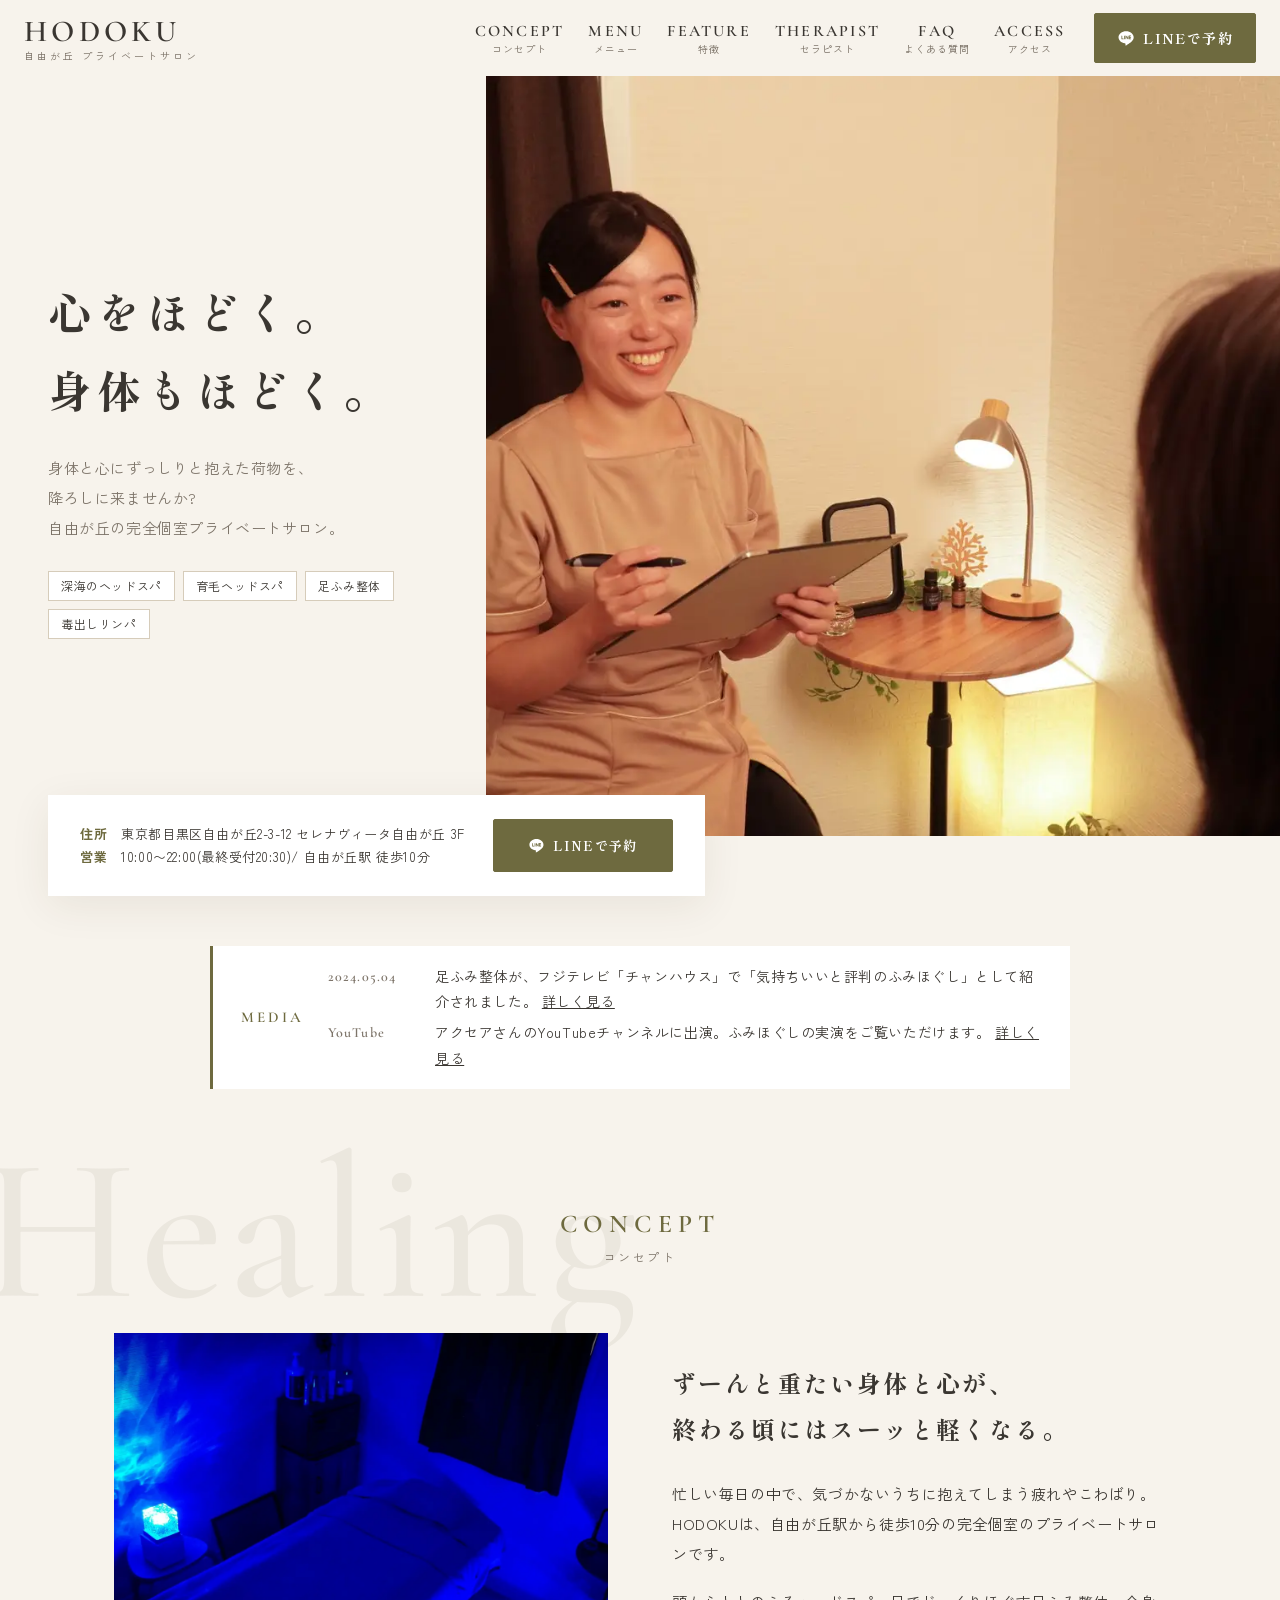
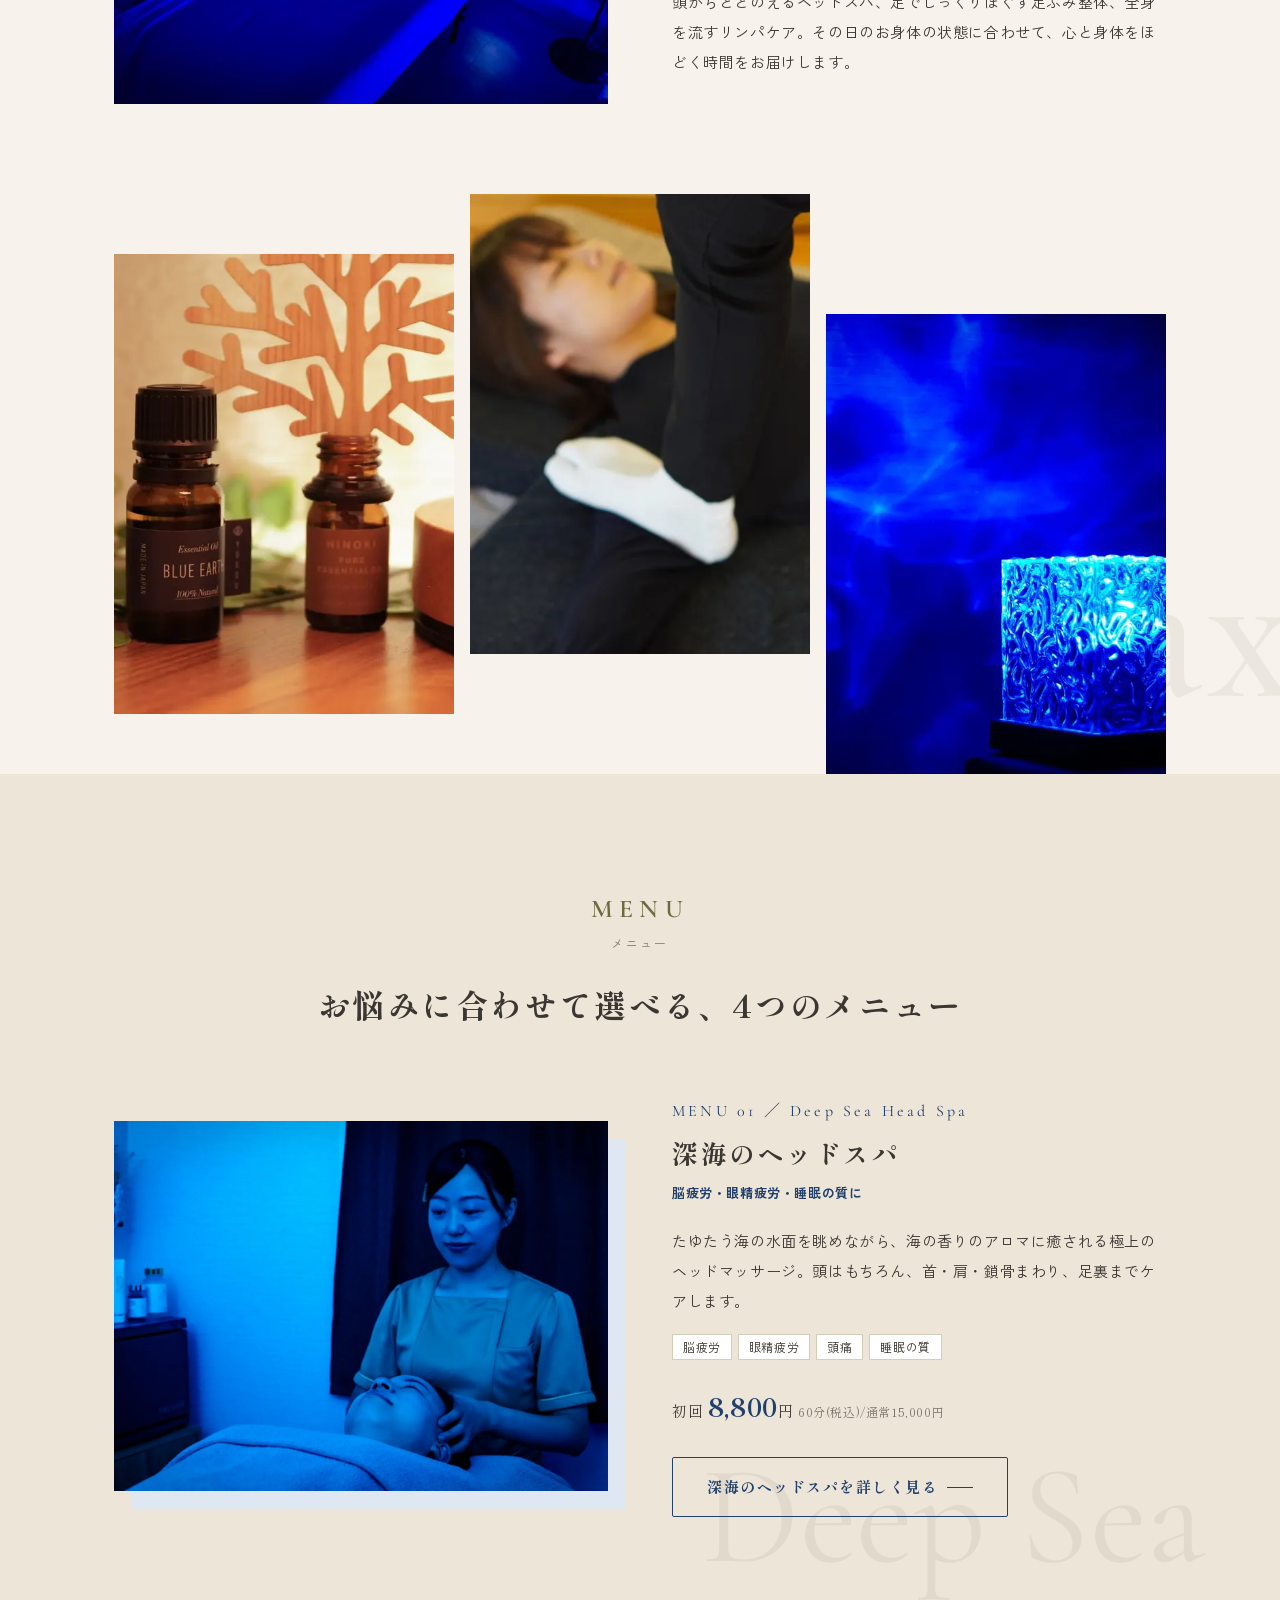
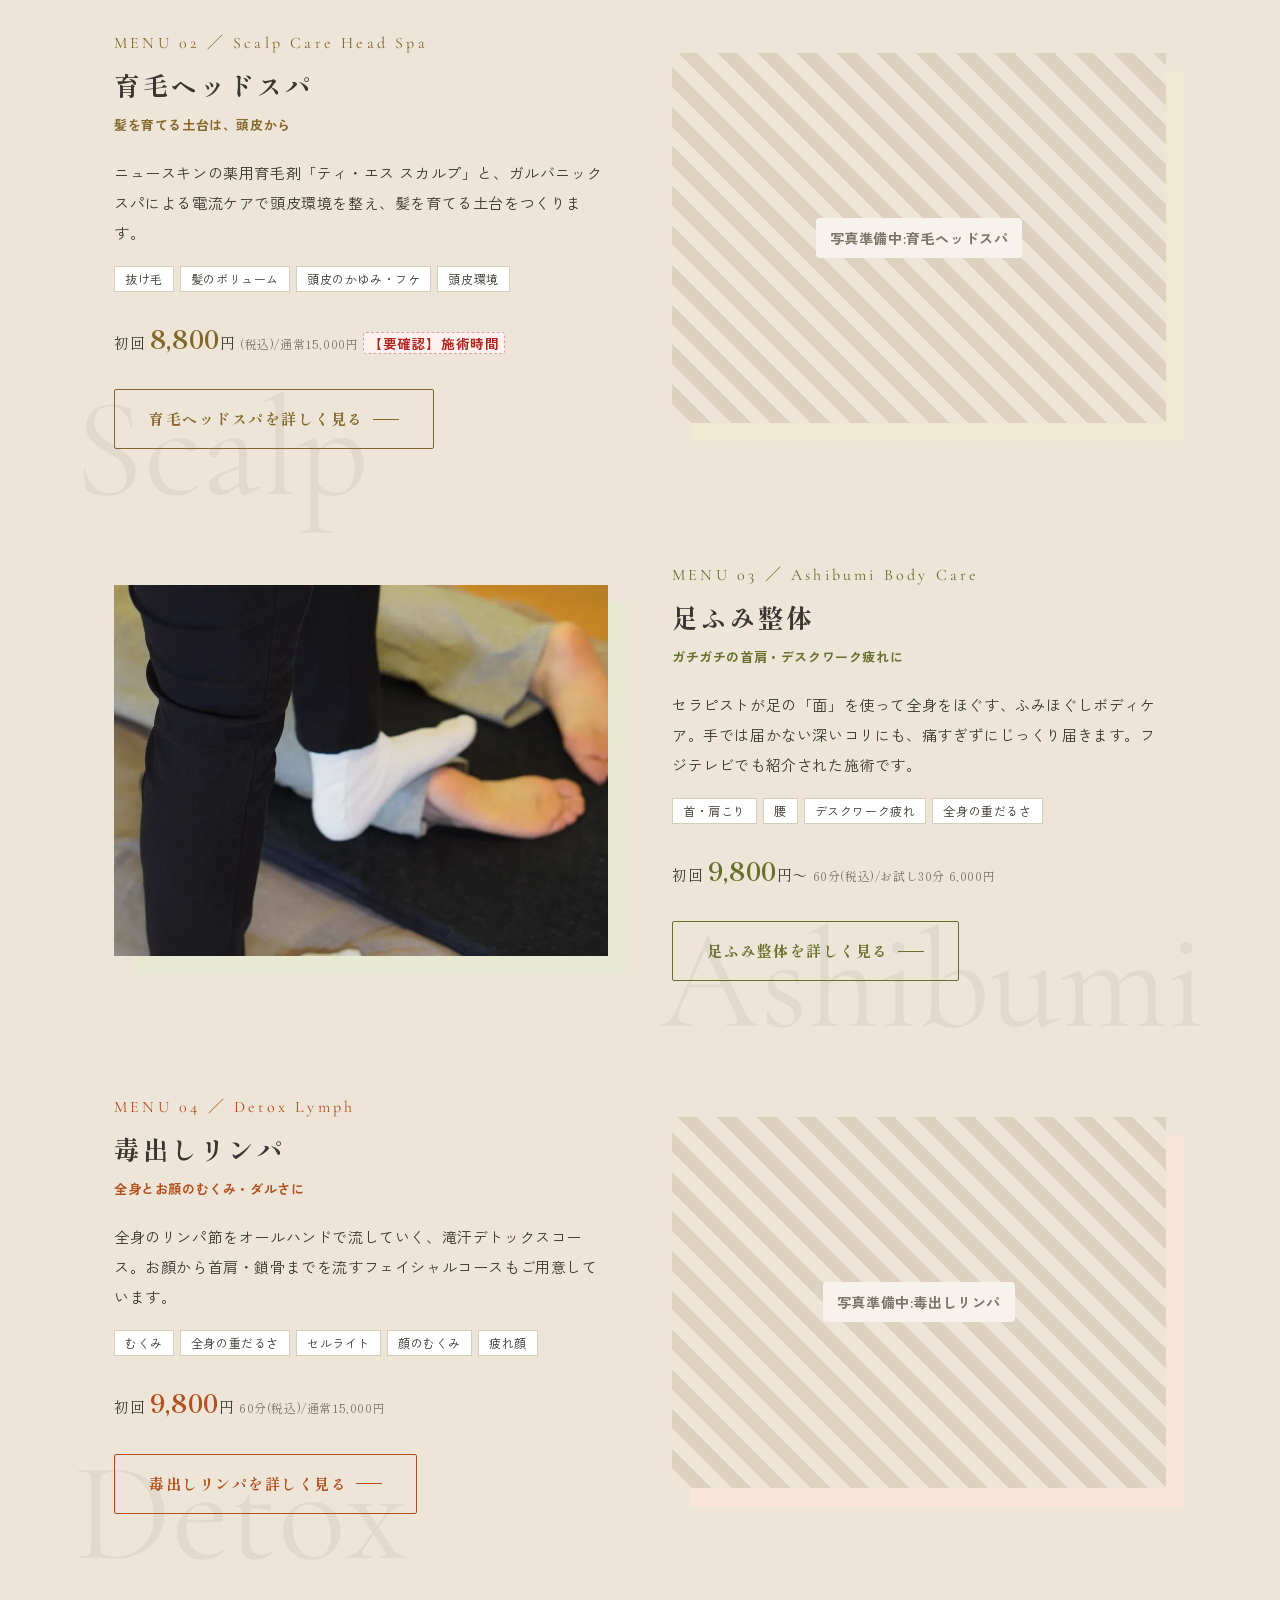
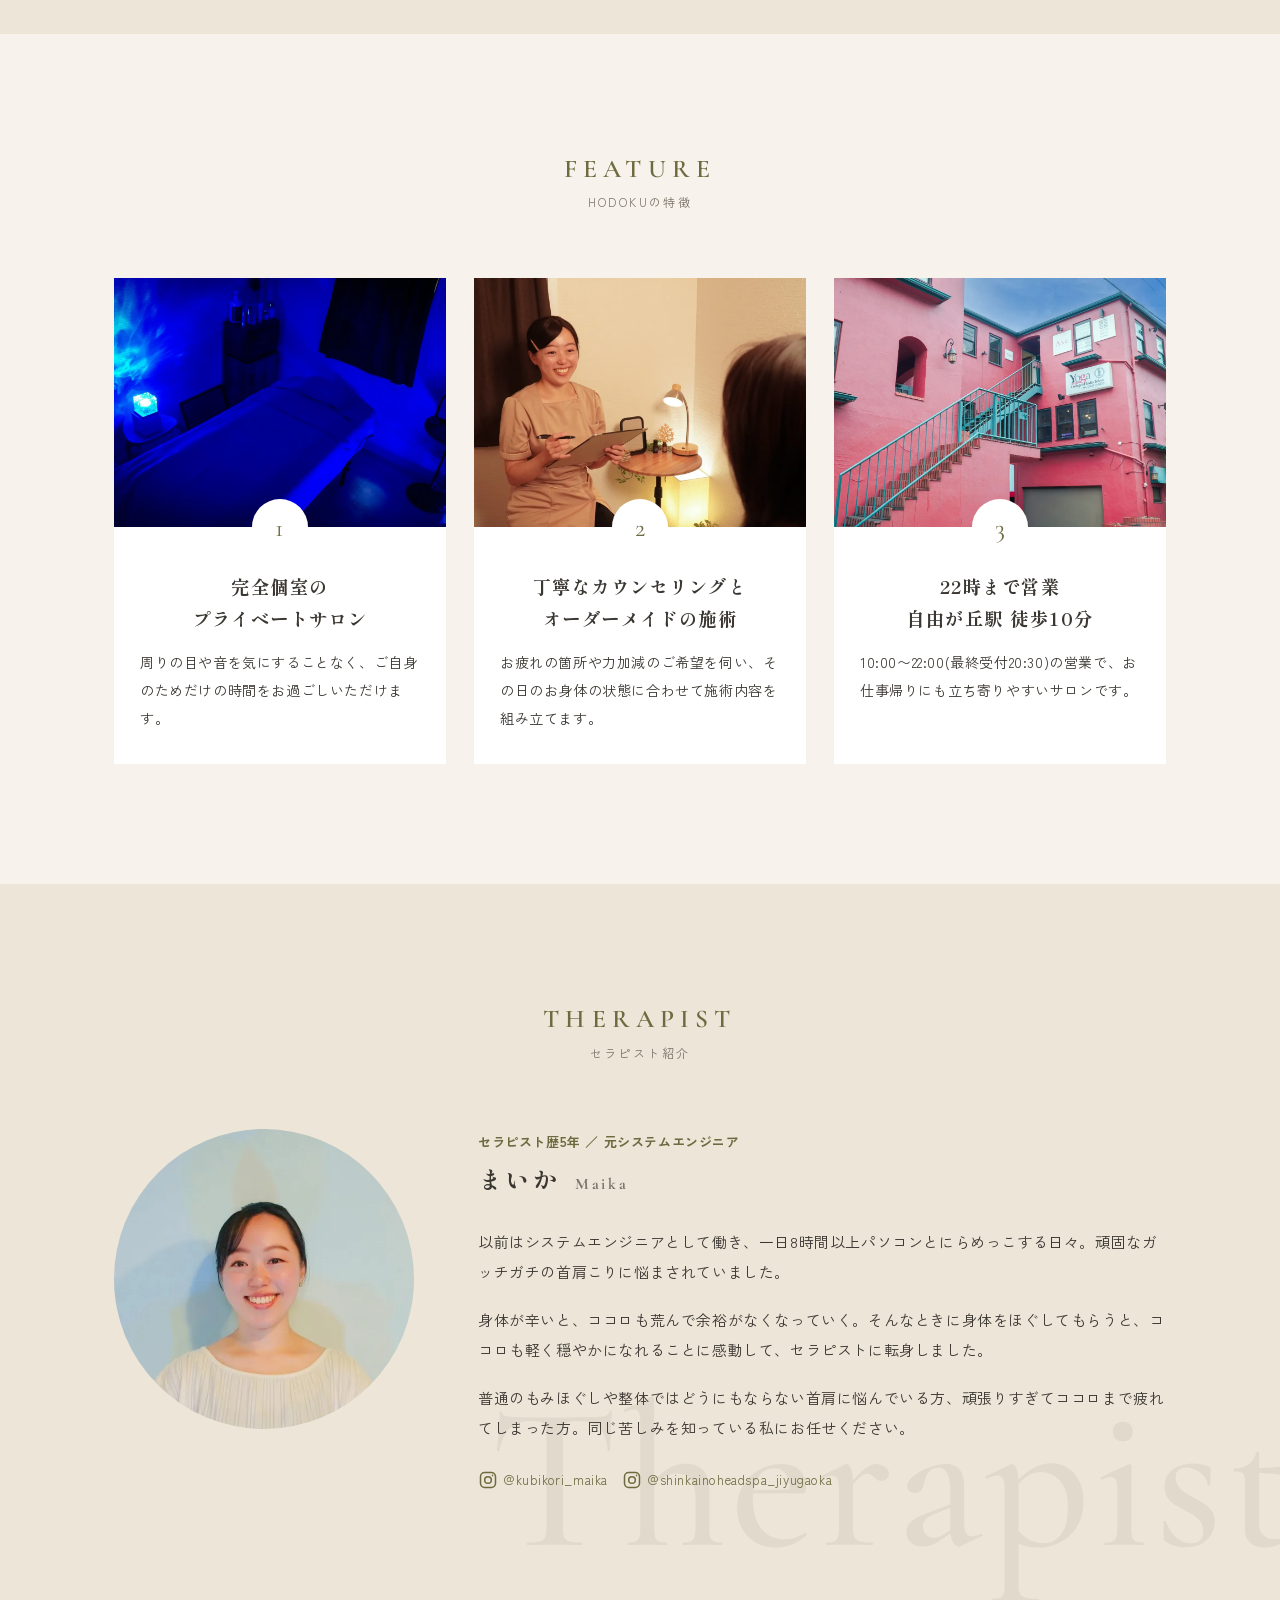
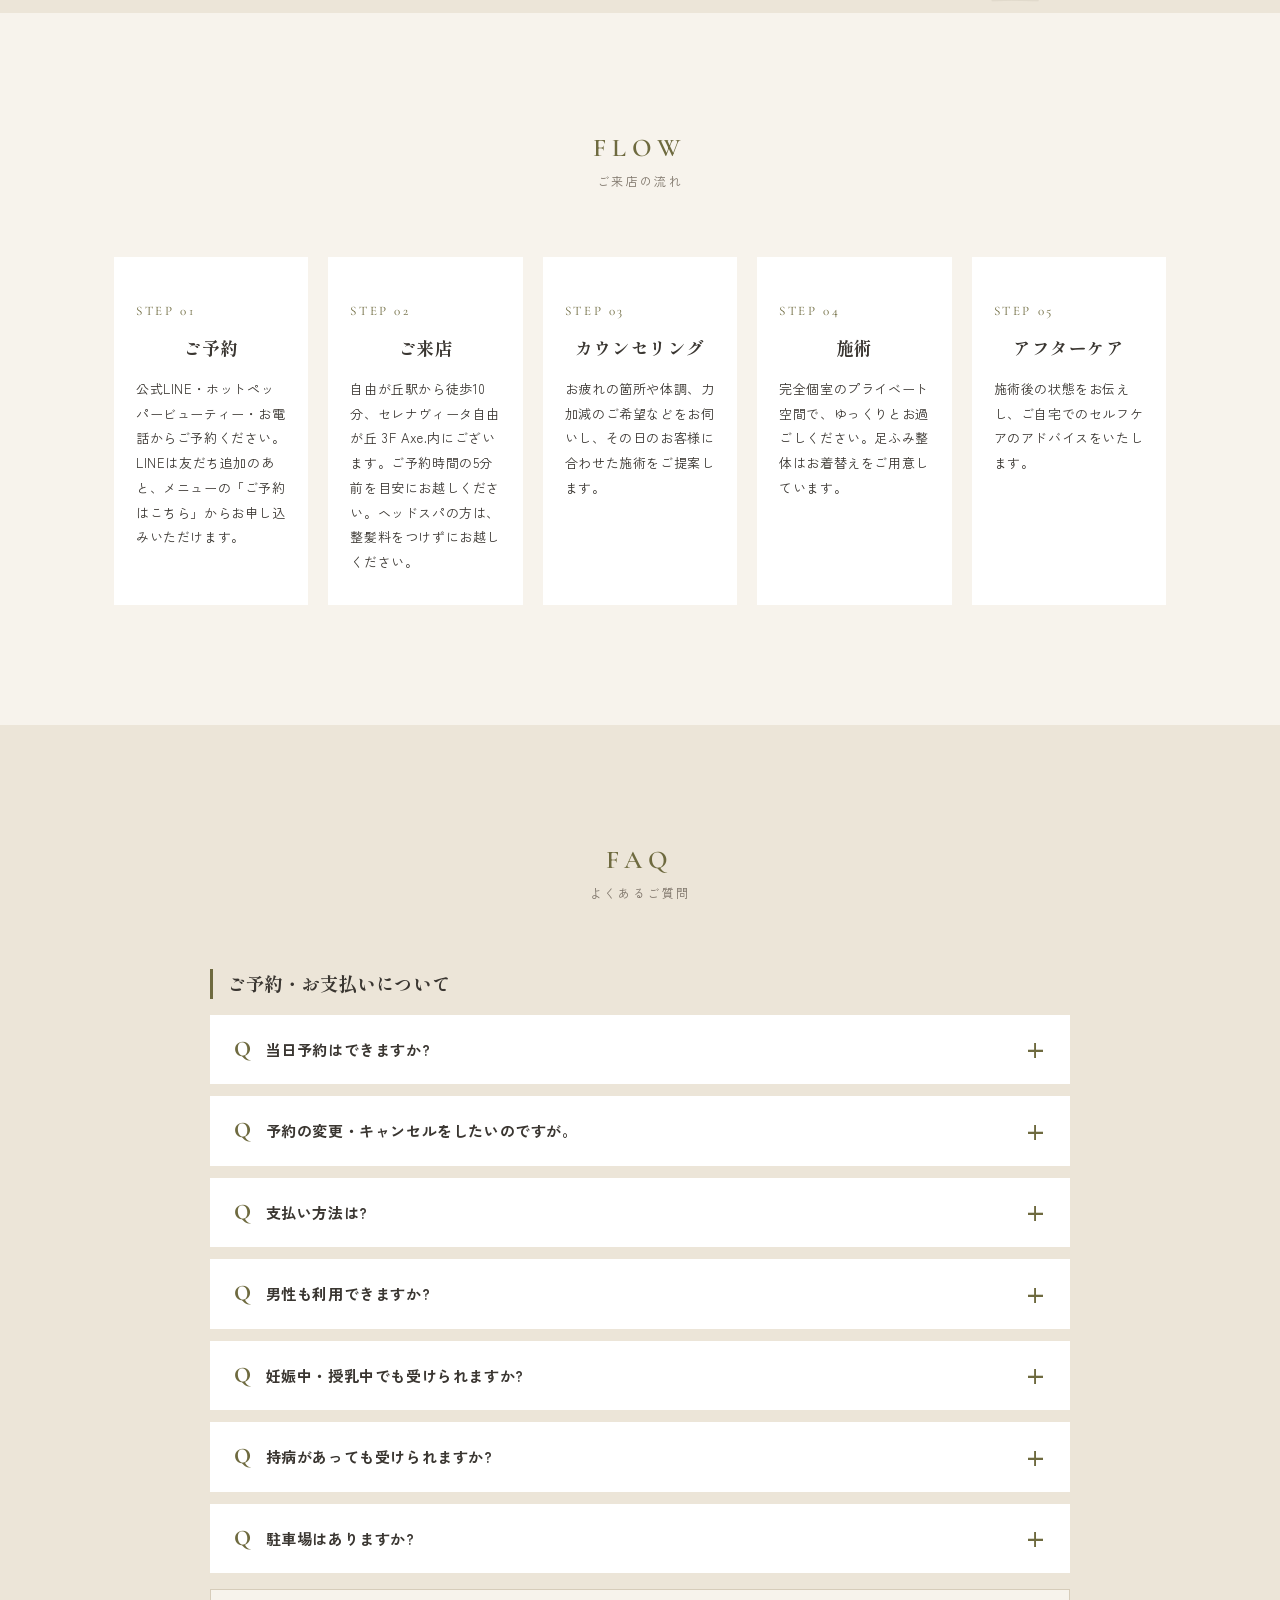
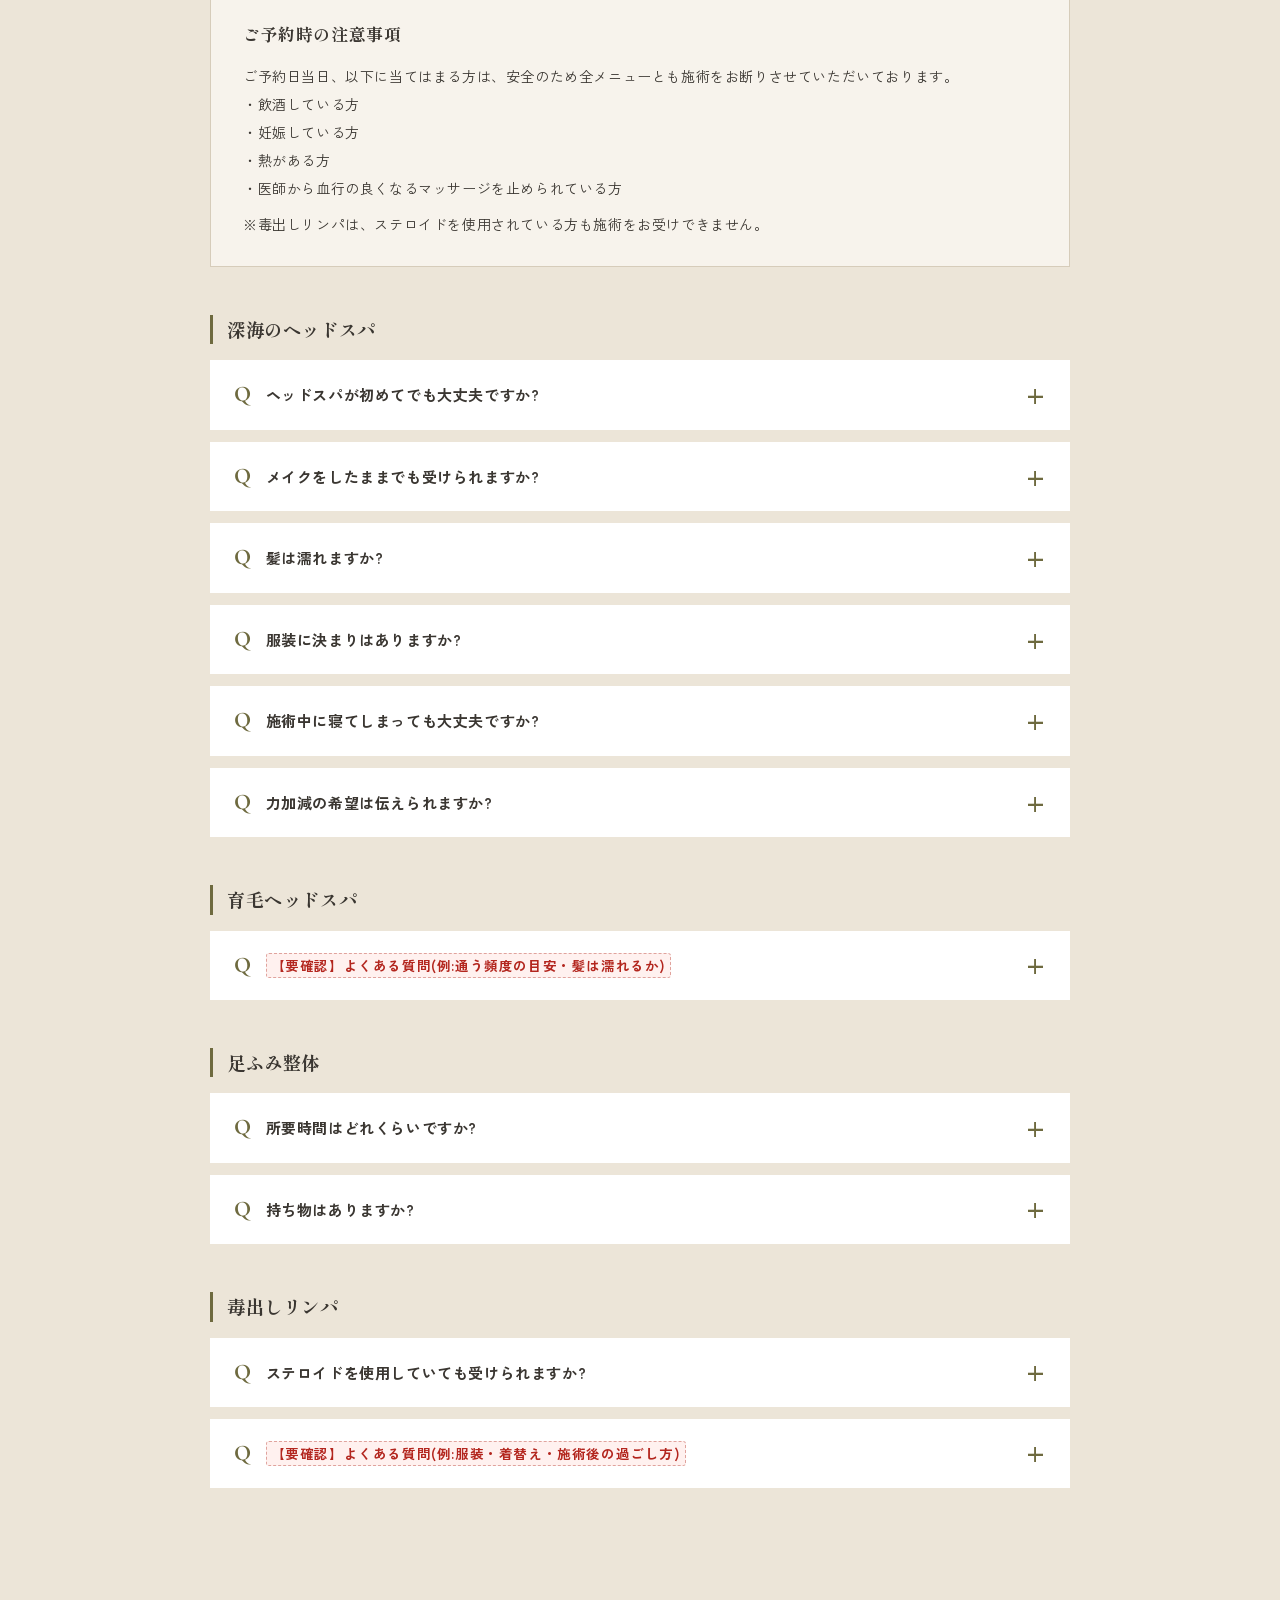
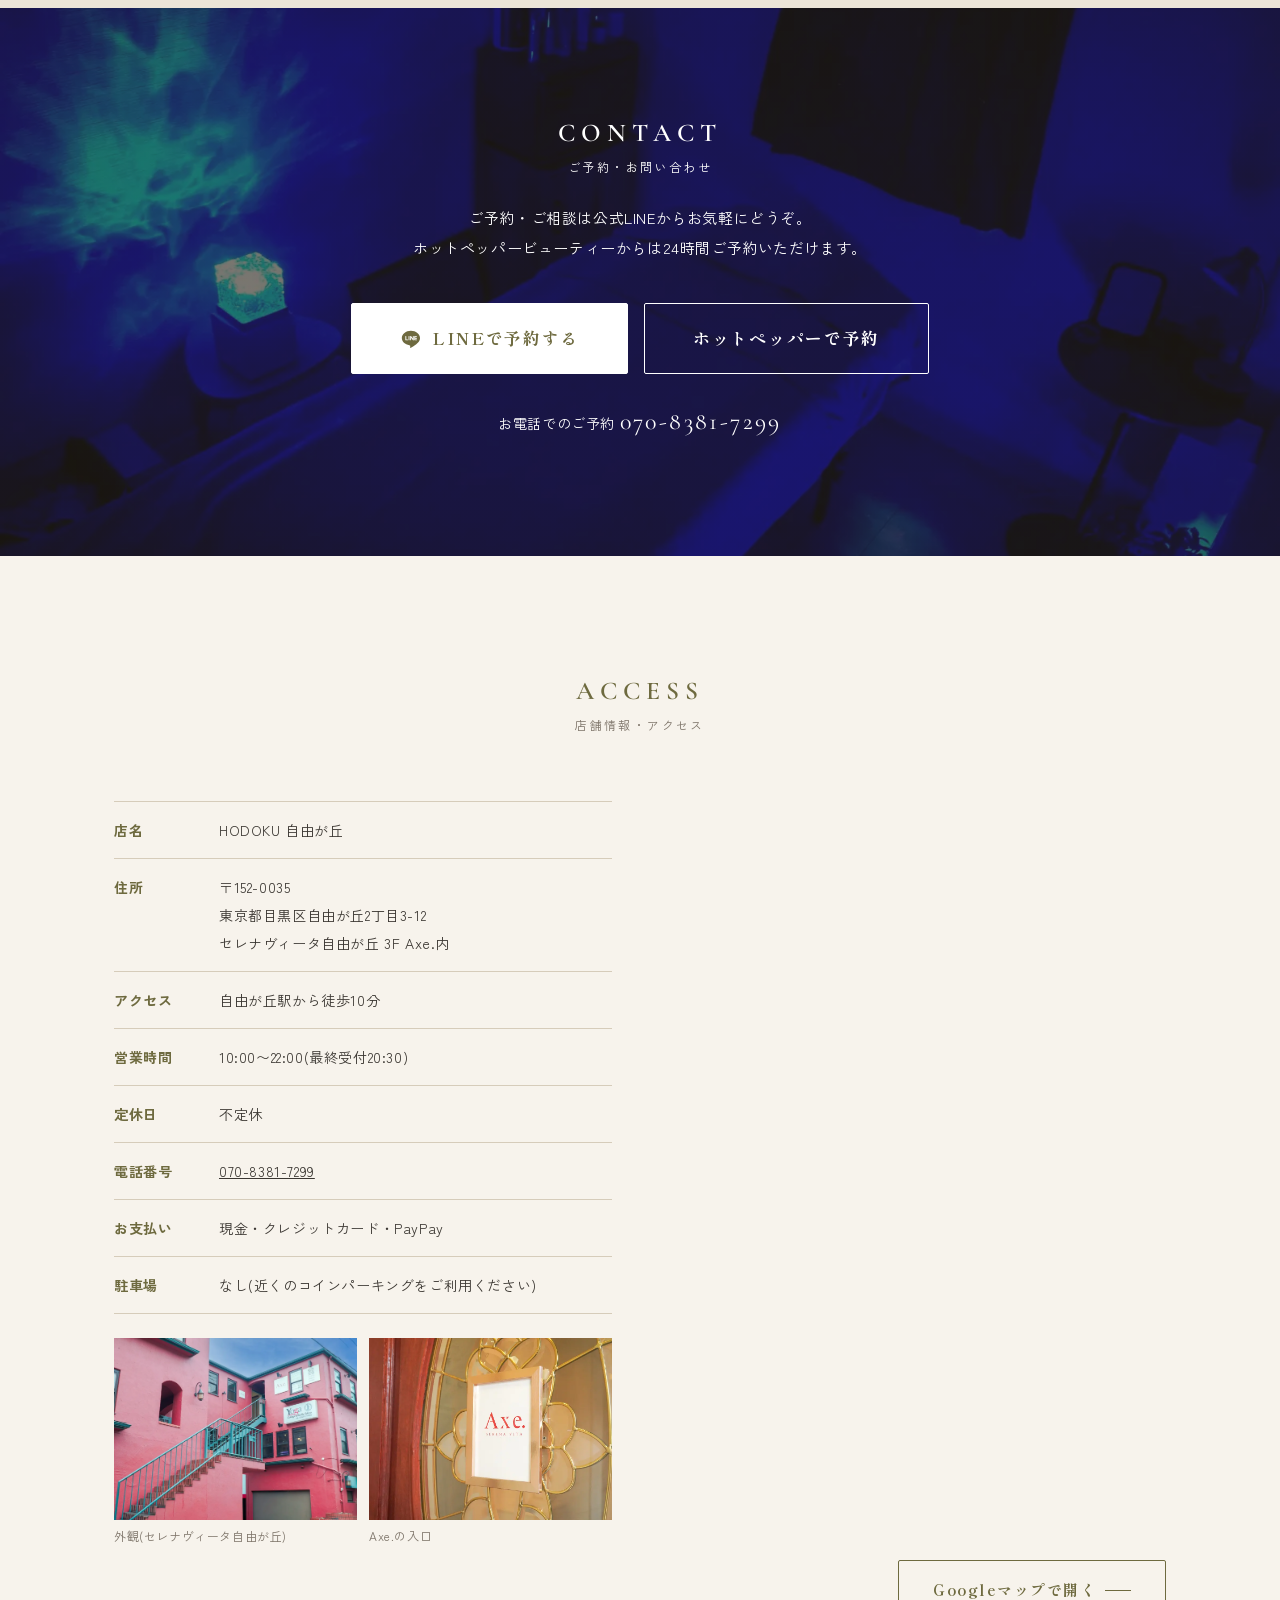
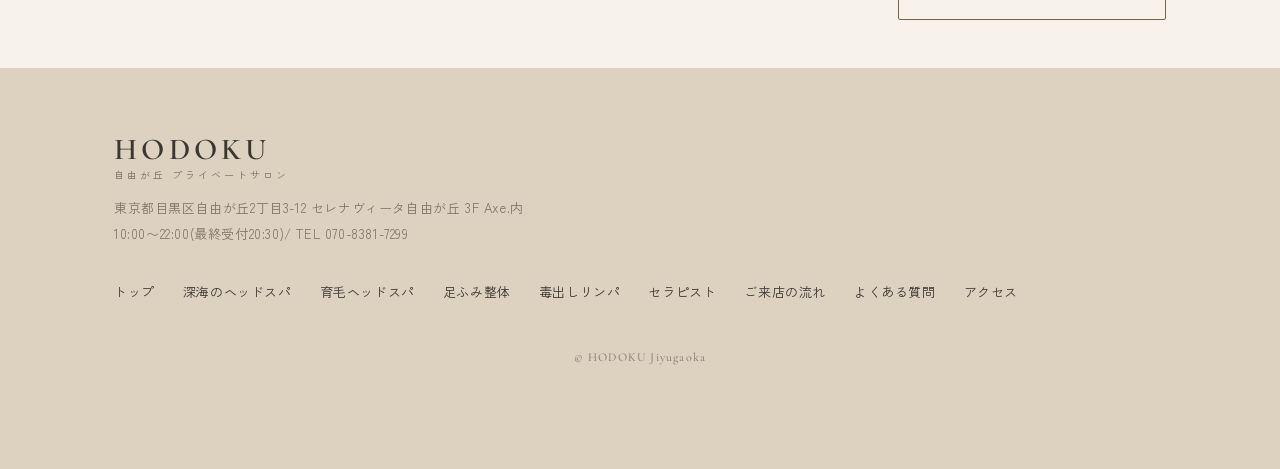
<file: index.html>
<!DOCTYPE html>
<html lang="ja">
<head>
  <meta charset="UTF-8">
  <meta name="viewport" content="width=device-width, initial-scale=1">
  <title>HODOKU 自由が丘｜深海のヘッドスパ・育毛ヘッドスパ・足ふみ整体・毒出しリンパ</title>
  <meta name="description" content="自由が丘駅徒歩10分、完全個室のプライベートサロンHODOKU。深海のヘッドスパ、育毛ヘッドスパ、フジテレビでも紹介された足ふみ整体、毒出しリンパ。22時まで営業。">
  <meta property="og:title" content="HODOKU 自由が丘｜深海のヘッドスパ・育毛ヘッドスパ・足ふみ整体・毒出しリンパ">
  <meta property="og:description" content="自由が丘駅徒歩10分、完全個室のプライベートサロンHODOKU。深海のヘッドスパ、育毛ヘッドスパ、フジテレビでも紹介された足ふみ整体、毒出しリンパ。22時まで営業。">
  <meta property="og:type" content="website">
  <meta property="og:url" content="https://torontoriraku-cpu.github.io/hodoku-jiyugaoka/">
  <meta property="og:image" content="https://torontoriraku-cpu.github.io/hodoku-jiyugaoka/images/ogp.jpg">
  <meta name="twitter:card" content="summary_large_image">
  <link rel="icon" href="favicon.ico" sizes="any">
  <link rel="icon" href="images/icon-192.png" type="image/png" sizes="192x192">
  <link rel="apple-touch-icon" href="images/apple-touch-icon.png">
  <link rel="canonical" href="https://torontoriraku-cpu.github.io/hodoku-jiyugaoka/">
  <link rel="preconnect" href="https://fonts.googleapis.com">
  <link rel="preconnect" href="https://fonts.gstatic.com" crossorigin>
  <link href="https://fonts.googleapis.com/css2?family=Shippori+Mincho:wght@500;700&family=Zen+Kaku+Gothic+New:wght@400;500;700&family=Cormorant+Garamond:wght@500;600&display=swap" rel="stylesheet">
  <link rel="stylesheet" href="css/style.css?v=20261101e">
</head>
<body id="top">

  <header class="header">
    <div class="header__inner">
      <a href="#top" class="logo" aria-label="HODOKU 自由が丘 トップへ">
        <span class="logo__en">HODOKU</span>
        <span class="logo__sub">自由が丘 プライベートサロン</span>
      </a>
      <nav class="gnav" id="gnav" aria-label="メインメニュー">
        <ul class="gnav__list">
          <li><a href="#concept">CONCEPT<small>コンセプト</small></a></li>
          <li class="gnav__has-sub">
            <a href="#menu">MENU<small>メニュー</small></a>
            <ul class="gnav__sub">
              <li><a href="shinkai-headspa.html" class="theme-shinkai"><span class="gnav__sub-en">Deep Sea Head Spa</span>深海のヘッドスパ</a></li>
              <li><a href="ikumou-headspa.html" class="theme-ikumou"><span class="gnav__sub-en">Scalp Care Head Spa</span>育毛ヘッドスパ</a></li>
              <li><a href="ashibumi.html" class="theme-ashibumi"><span class="gnav__sub-en">Ashibumi Body Care</span>足ふみ整体</a></li>
              <li><a href="lymph.html" class="theme-lymph"><span class="gnav__sub-en">Detox Lymph</span>毒出しリンパ</a></li>
            </ul>
          </li>
          <li><a href="#feature">FEATURE<small>特徴</small></a></li>
          <li><a href="#therapist">THERAPIST<small>セラピスト</small></a></li>
          <li><a href="#faq">FAQ<small>よくある質問</small></a></li>
          <li><a href="#access">ACCESS<small>アクセス</small></a></li>
        </ul>
        <a href="https://lin.ee/PEUslwN" class="btn btn--fill gnav__cta" target="_blank" rel="noopener"><svg class="ico" viewBox="0 0 24 24" aria-hidden="true"><path fill="currentColor" d="M12 3C6.5 3 2 6.6 2 11c0 3.9 3.5 7.2 8.3 7.9.3.1.8.2.9.5.1.3.1.7 0 .9l-.1.9c0 .3-.2 1 .9.5 1.1-.5 5.8-3.4 7.9-5.8C21.4 14.4 22 12.8 22 11c0-4.4-4.5-8-10-8Zm-3.6 10.6H6.4a.5.5 0 0 1-.5-.5V9.2a.5.5 0 0 1 1 0v3.4h1.5a.5.5 0 0 1 0 1Zm2-.5a.5.5 0 0 1-1 0V9.2a.5.5 0 0 1 1 0v3.9Zm4.7 0a.5.5 0 0 1-.9.3l-2-2.7v2.4a.5.5 0 0 1-1 0V9.2a.5.5 0 0 1 .9-.3l2 2.7V9.2a.5.5 0 0 1 1 0v3.9Zm3.1-2.4a.5.5 0 0 1 0 1h-1.5v.9h1.5a.5.5 0 0 1 0 1h-2a.5.5 0 0 1-.5-.5V9.2c0-.3.2-.5.5-.5h2a.5.5 0 0 1 0 1h-1.5v.9h1.5Z"/></svg>LINEで予約</a>
      </nav>
      <button class="hamburger" id="hamburger" type="button" aria-label="メニューを開く" aria-controls="gnav" aria-expanded="false">
        <span></span><span></span><span></span>
      </button>
    </div>
  </header>

  <main>

    <!-- ===== FV ===== -->
    <section class="top-fv">
      <div class="top-fv__inner">
        <div class="top-fv__copy">
          <h1 class="top-fv__catch">心をほどく。<br>身体もほどく。</h1>
          <p class="top-fv__lead">身体と心にずっしりと抱えた荷物を、<br class="pc">降ろしに来ませんか?<br>自由が丘の完全個室プライベートサロン。</p>
          <ul class="top-fv__menus">
            <li>深海のヘッドスパ</li><li>育毛ヘッドスパ</li><li>足ふみ整体</li><li>毒出しリンパ</li>
          </ul>
        </div>
        <figure class="top-fv__visual">
          <img src="images/counseling.webp" width="1200" height="900" alt="セラピストが施術前にお客様のお悩みを伺う様子">
        </figure>
      </div>
      <div class="top-fv__info">
        <dl>
          <dt>住所</dt><dd>東京都目黒区自由が丘2-3-12 セレナヴィータ自由が丘 3F</dd>
          <dt>営業</dt><dd>10:00〜22:00(最終受付20:30)/ 自由が丘駅 徒歩10分</dd>
        </dl>
        <a href="https://lin.ee/PEUslwN" class="btn btn--fill" target="_blank" rel="noopener"><svg class="ico" viewBox="0 0 24 24" aria-hidden="true"><path fill="currentColor" d="M12 3C6.5 3 2 6.6 2 11c0 3.9 3.5 7.2 8.3 7.9.3.1.8.2.9.5.1.3.1.7 0 .9l-.1.9c0 .3-.2 1 .9.5 1.1-.5 5.8-3.4 7.9-5.8C21.4 14.4 22 12.8 22 11c0-4.4-4.5-8-10-8Zm-3.6 10.6H6.4a.5.5 0 0 1-.5-.5V9.2a.5.5 0 0 1 1 0v3.4h1.5a.5.5 0 0 1 0 1Zm2-.5a.5.5 0 0 1-1 0V9.2a.5.5 0 0 1 1 0v3.9Zm4.7 0a.5.5 0 0 1-.9.3l-2-2.7v2.4a.5.5 0 0 1-1 0V9.2a.5.5 0 0 1 .9-.3l2 2.7V9.2a.5.5 0 0 1 1 0v3.9Zm3.1-2.4a.5.5 0 0 1 0 1h-1.5v.9h1.5a.5.5 0 0 1 0 1h-2a.5.5 0 0 1-.5-.5V9.2c0-.3.2-.5.5-.5h2a.5.5 0 0 1 0 1h-1.5v.9h1.5Z"/></svg>LINEで予約</a>
      </div>
    </section>

    <!-- ===== NEWS(メディア実績) ===== -->
    <div class="news">
      <div class="news__bar">
        <span class="news__label">MEDIA</span>
        <ul class="news__list">
          <li><time datetime="2024-05-04">2024.05.04</time><span>足ふみ整体が、フジテレビ「チャンハウス」で「気持ちいいと評判のふみほぐし」として紹介されました。 <a href="ashibumi.html#media">詳しく見る</a></span></li>
          <li><time>YouTube</time><span>アクセアさんのYouTubeチャンネルに出演。ふみほぐしの実演をご覧いただけます。 <a href="ashibumi.html#media">詳しく見る</a></span></li>
        </ul>
      </div>
    </div>

    <!-- ===== CONCEPT ===== -->
    <section class="section concept" id="concept">
      <span class="ghost ghost--1" aria-hidden="true">Healing</span>
      <div class="container">
        <div class="sec-head">
          <p class="sec-en">CONCEPT</p>
          <p class="sec-ja">コンセプト</p>
        </div>

        <div class="concept__grid">
          <figure class="concept__photo"><img src="images/room.webp" width="1200" height="900" alt="完全個室の施術ルーム" loading="lazy"></figure>
          <div class="concept__text">
            <h3>ずーんと重たい身体と心が、<br>終わる頃にはスーッと軽くなる。</h3>
            <p>忙しい毎日の中で、気づかないうちに抱えてしまう疲れやこわばり。HODOKUは、自由が丘駅から徒歩10分の完全個室のプライベートサロンです。</p>
            <p>頭からととのえるヘッドスパ、足でじっくりほぐす足ふみ整体、全身を流すリンパケア。その日のお身体の状態に合わせて、心と身体をほどく時間をお届けします。</p>
          </div>
        </div>
        <div class="collage" aria-hidden="true">
          <img class="c1" src="images/aroma.webp" alt="" loading="lazy">
          <img class="c2" src="images/ashibumi-2.webp" alt="" loading="lazy">
          <img class="c3" src="images/wave-lamp.webp" alt="" loading="lazy">
        </div>
      </div>
      <span class="ghost ghost--2" aria-hidden="true">Relax</span>
    </section>

    <!-- ===== MENU ===== -->
    <section class="section section--sand" id="menu">
      <div class="container">
        <div class="sec-head">
          <p class="sec-en">MENU</p>
          <p class="sec-ja">メニュー</p>
          <h2 class="sec-title">お悩みに合わせて選べる、4つのメニュー</h2>
        </div>

        <div class="menu-rows">
          <article class="menu-row theme-shinkai">
            <div class="menu-row__photo"><img src="images/treatment.webp" width="1200" height="900" alt="深海をイメージした青い光の中でのヘッドスパ" loading="lazy"></div>
            <div class="menu-row__body">
              <p class="menu-row__no">MENU 01 ／ Deep Sea Head Spa</p>
              <h3 class="menu-row__title">深海のヘッドスパ</h3>
              <p class="menu-row__catch">脳疲労・眼精疲労・睡眠の質に</p>
              <p class="menu-row__desc">たゆたう海の水面を眺めながら、海の香りのアロマに癒される極上のヘッドマッサージ。頭はもちろん、首・肩・鎖骨まわり、足裏までケアします。</p>
              <ul class="menu-row__tags"><li>脳疲労</li><li>眼精疲労</li><li>頭痛</li><li>睡眠の質</li></ul>
              <p class="menu-row__price">初回 <b>8,800</b>円 <small>60分(税込)/通常15,000円</small></p>
              <a href="shinkai-headspa.html" class="btn btn--line btn-arrow">深海のヘッドスパを詳しく見る</a>
            </div>
            <span class="menu-row__ghost" aria-hidden="true">Deep Sea</span>
          </article>
          <article class="menu-row theme-ikumou">
            <div class="menu-row__photo"><div class="photo-ph"><span>写真準備中:育毛ヘッドスパ</span></div></div>
            <div class="menu-row__body">
              <p class="menu-row__no">MENU 02 ／ Scalp Care Head Spa</p>
              <h3 class="menu-row__title">育毛ヘッドスパ</h3>
              <p class="menu-row__catch">髪を育てる土台は、頭皮から</p>
              <p class="menu-row__desc">ニュースキンの薬用育毛剤「ティ・エス スカルプ」と、ガルバニック スパによる電流ケアで頭皮環境を整え、髪を育てる土台をつくります。</p>
              <ul class="menu-row__tags"><li>抜け毛</li><li>髪のボリューム</li><li>頭皮のかゆみ・フケ</li><li>頭皮環境</li></ul>
              <p class="menu-row__price">初回 <b>8,800</b>円 <small>(税込)/通常15,000円</small> <span class="todo">【要確認】施術時間</span></p>
              <a href="ikumou-headspa.html" class="btn btn--line btn-arrow">育毛ヘッドスパを詳しく見る</a>
            </div>
            <span class="menu-row__ghost" aria-hidden="true">Scalp</span>
          </article>
          <article class="menu-row theme-ashibumi">
            <div class="menu-row__photo"><img src="images/ashibumi-1.webp" width="1200" height="900" alt="セラピストが足でふくらはぎをほぐす足ふみ整体の様子" loading="lazy"></div>
            <div class="menu-row__body">
              <p class="menu-row__no">MENU 03 ／ Ashibumi Body Care</p>
              <h3 class="menu-row__title">足ふみ整体</h3>
              <p class="menu-row__catch">ガチガチの首肩・デスクワーク疲れに</p>
              <p class="menu-row__desc">セラピストが足の「面」を使って全身をほぐす、ふみほぐしボディケア。手では届かない深いコリにも、痛すぎずにじっくり届きます。フジテレビでも紹介された施術です。</p>
              <ul class="menu-row__tags"><li>首・肩こり</li><li>腰</li><li>デスクワーク疲れ</li><li>全身の重だるさ</li></ul>
              <p class="menu-row__price">初回 <b>9,800</b>円〜 <small>60分(税込)/お試し30分 6,000円</small></p>
              <a href="ashibumi.html" class="btn btn--line btn-arrow">足ふみ整体を詳しく見る</a>
            </div>
            <span class="menu-row__ghost" aria-hidden="true">Ashibumi</span>
          </article>
          <article class="menu-row theme-lymph">
            <div class="menu-row__photo"><div class="photo-ph"><span>写真準備中:毒出しリンパ</span></div></div>
            <div class="menu-row__body">
              <p class="menu-row__no">MENU 04 ／ Detox Lymph</p>
              <h3 class="menu-row__title">毒出しリンパ</h3>
              <p class="menu-row__catch">全身とお顔のむくみ・ダルさに</p>
              <p class="menu-row__desc">全身のリンパ節をオールハンドで流していく、滝汗デトックスコース。お顔から首肩・鎖骨までを流すフェイシャルコースもご用意しています。</p>
              <ul class="menu-row__tags"><li>むくみ</li><li>全身の重だるさ</li><li>セルライト</li><li>顔のむくみ</li><li>疲れ顔</li></ul>
              <p class="menu-row__price">初回 <b>9,800</b>円 <small>60分(税込)/通常15,000円</small></p>
              <a href="lymph.html" class="btn btn--line btn-arrow">毒出しリンパを詳しく見る</a>
            </div>
            <span class="menu-row__ghost" aria-hidden="true">Detox</span>
          </article>
        </div>
      </div>
    </section>

    <!-- ===== FEATURE(特徴) ===== -->
    <section class="section" id="feature">
      <div class="container">
        <div class="sec-head">
          <p class="sec-en">FEATURE</p>
          <p class="sec-ja">HODOKUの特徴</p>
        </div>

        <ul class="char-list">
          <li class="char-item">
            <img src="images/room.webp" width="1200" height="900" alt="" loading="lazy">
            <div class="char-item__body">
              <span class="char-item__no">1</span>
              <h3>完全個室の<br>プライベートサロン</h3>
              <p>周りの目や音を気にすることなく、ご自身のためだけの時間をお過ごしいただけます。</p>
            </div>
          </li>
          <li class="char-item">
            <img src="images/counseling.webp" width="1200" height="900" alt="" loading="lazy">
            <div class="char-item__body">
              <span class="char-item__no">2</span>
              <h3>丁寧なカウンセリングと<br>オーダーメイドの施術</h3>
              <p>お疲れの箇所や力加減のご希望を伺い、その日のお身体の状態に合わせて施術内容を組み立てます。</p>
            </div>
          </li>
          <li class="char-item">
            <img src="images/exterior.webp" width="1200" height="900" alt="" loading="lazy">
            <div class="char-item__body">
              <span class="char-item__no">3</span>
              <h3>22時まで営業<br>自由が丘駅 徒歩10分</h3>
              <p>10:00〜22:00(最終受付20:30)の営業で、お仕事帰りにも立ち寄りやすいサロンです。</p>
            </div>
          </li>
        </ul>
      </div>
    </section>

    <!-- ===== THERAPIST ===== -->
    <section class="section section--sand" id="therapist">
      <span class="ghost" style="right:-20px;bottom:30px" aria-hidden="true">Therapist</span>
      <div class="container">
        <div class="sec-head">
          <p class="sec-en">THERAPIST</p>
          <p class="sec-ja">セラピスト紹介</p>
        </div>

        <div class="therapist__grid">
          <figure class="therapist__photo"><img src="images/therapist.webp" width="600" height="600" alt="セラピスト まいか" loading="lazy"></figure>
          <div>
            <p class="therapist__role">セラピスト歴5年 ／ 元システムエンジニア</p>
            <h3 class="therapist__name">まいか<small>Maika</small></h3>
            <div class="therapist__text">
              <p>以前はシステムエンジニアとして働き、一日8時間以上パソコンとにらめっこする日々。頑固なガッチガチの首肩こりに悩まされていました。</p>
              <p>身体が辛いと、ココロも荒んで余裕がなくなっていく。そんなときに身体をほぐしてもらうと、ココロも軽く穏やかになれることに感動して、セラピストに転身しました。</p>
              <p>普通のもみほぐしや整体ではどうにもならない首肩に悩んでいる方、頑張りすぎてココロまで疲れてしまった方。同じ苦しみを知っている私にお任せください。</p>
            </div>
            <div class="therapist__sns">
              <a href="https://www.instagram.com/kubikori_maika" target="_blank" rel="noopener"><svg viewBox="0 0 24 24" aria-hidden="true" fill="none" stroke="currentColor" stroke-width="1.8"><rect x="3" y="3" width="18" height="18" rx="5"/><circle cx="12" cy="12" r="4"/><circle cx="17.5" cy="6.5" r="1" fill="currentColor" stroke="none"/></svg>@kubikori_maika</a>
              <a href="https://www.instagram.com/shinkainoheadspa_jiyugaoka" target="_blank" rel="noopener"><svg viewBox="0 0 24 24" aria-hidden="true" fill="none" stroke="currentColor" stroke-width="1.8"><rect x="3" y="3" width="18" height="18" rx="5"/><circle cx="12" cy="12" r="4"/><circle cx="17.5" cy="6.5" r="1" fill="currentColor" stroke="none"/></svg>@shinkainoheadspa_jiyugaoka</a>
            </div>
          </div>
        </div>
      </div>
    </section>

    <!-- ===== FLOW ===== -->
    <section class="section" id="flow">
      <div class="container">
        <div class="sec-head">
          <p class="sec-en">FLOW</p>
          <p class="sec-ja">ご来店の流れ</p>
        </div>

        <ol class="flow-list">
          <li class="flow-step">
            <p class="flow-step__no">STEP 01</p>
            <h3>ご予約</h3>
            <p>公式LINE・ホットペッパービューティー・お電話からご予約ください。LINEは友だち追加のあと、メニューの「ご予約はこちら」からお申し込みいただけます。</p>
          </li>
          <li class="flow-step">
            <p class="flow-step__no">STEP 02</p>
            <h3>ご来店</h3>
            <p>自由が丘駅から徒歩10分、セレナヴィータ自由が丘 3F Axe.内にございます。ご予約時間の5分前を目安にお越しください。ヘッドスパの方は、整髪料をつけずにお越しください。</p>
          </li>
          <li class="flow-step">
            <p class="flow-step__no">STEP 03</p>
            <h3>カウンセリング</h3>
            <p>お疲れの箇所や体調、力加減のご希望などをお伺いし、その日のお客様に合わせた施術をご提案します。</p>
          </li>
          <li class="flow-step">
            <p class="flow-step__no">STEP 04</p>
            <h3>施術</h3>
            <p>完全個室のプライベート空間で、ゆっくりとお過ごしください。足ふみ整体はお着替えをご用意しています。</p>
          </li>
          <li class="flow-step">
            <p class="flow-step__no">STEP 05</p>
            <h3>アフターケア</h3>
            <p>施術後の状態をお伝えし、ご自宅でのセルフケアのアドバイスをいたします。</p>
          </li>
        </ol>
      </div>
    </section>
    <!-- ===== FAQ ===== -->
    <section class="section section--sand" id="faq">
      <div class="container">
        <div class="sec-head">
          <p class="sec-en">FAQ</p>
          <p class="sec-ja">よくあるご質問</p>
        </div>

        <div class="faq-list">
        <div class="faq-group">
          <h3 class="faq-group__title">ご予約・お支払いについて</h3>
          <details class="faq-item">
            <summary>当日予約はできますか?</summary>
            <div class="faq-item__a"><p>空きがあればご予約いただけます。公式LINE・ホットペッパービューティー・お電話(070-8381-7299)でお問い合わせください。</p></div>
          </details>
          <details class="faq-item">
            <summary>予約の変更・キャンセルをしたいのですが。</summary>
            <div class="faq-item__a"><p>ご予約の変更・キャンセルは、前日の18:00までにLINEからご連絡ください。期限後の変更・キャンセルは全額のお支払いとなります。また、事前のご連絡なくご予約時間から15分を過ぎた場合はキャンセル扱いとさせていただきます。無断キャンセルをされた場合は、次回以降のご予約をお断りすることがございます。</p></div>
          </details>
          <details class="faq-item">
            <summary>支払い方法は?</summary>
            <div class="faq-item__a"><p>現金・クレジットカード・PayPayをご利用いただけます。</p></div>
          </details>
          <details class="faq-item">
            <summary>男性も利用できますか?</summary>
            <div class="faq-item__a"><p>はい、男性のお客様にもご利用いただけます。</p></div>
          </details>
          <details class="faq-item">
            <summary>妊娠中・授乳中でも受けられますか?</summary>
            <div class="faq-item__a"><p>妊娠中の方は、安全のため全メニューとも施術をお受けしておりません。授乳中の方はご利用いただけます。</p></div>
          </details>
          <details class="faq-item">
            <summary>持病があっても受けられますか?</summary>
            <div class="faq-item__a"><p>持病のある方、体調がすぐれない方は、ご予約時に事前にご相談ください。</p></div>
          </details>
          <details class="faq-item">
            <summary>駐車場はありますか?</summary>
            <div class="faq-item__a"><p>専用の駐車場はございません。近くのコインパーキングをご利用ください。</p></div>
          </details>
          <div class="caution">
            <h3>ご予約時の注意事項</h3>
            <p>ご予約日当日、以下に当てはまる方は、安全のため全メニューとも施術をお断りさせていただいております。</p>
            <ul><li>飲酒している方</li><li>妊娠している方</li><li>熱がある方</li><li>医師から血行の良くなるマッサージを止められている方</li></ul>
            <p style="margin-top:8px">※毒出しリンパは、ステロイドを使用されている方も施術をお受けできません。</p>
          </div>
        </div>
        <div class="faq-group">
          <h3 class="faq-group__title">深海のヘッドスパ</h3>
          <details class="faq-item">
            <summary>ヘッドスパが初めてでも大丈夫ですか?</summary>
            <div class="faq-item__a"><p>はい、もちろんです。施術前のカウンセリングで、お悩みや力加減のご希望をお伺いしてから施術いたします。</p></div>
          </details>
          <details class="faq-item">
            <summary>メイクをしたままでも受けられますか?</summary>
            <div class="faq-item__a"><p>はい、メイクをしたままで受けていただけます。</p></div>
          </details>
          <details class="faq-item">
            <summary>髪は濡れますか?</summary>
            <div class="faq-item__a"><p>頭皮を軽くしめらせていくセミドライのヘッドスパです。当日は整髪料をつけずにお越しください。ドライヤーやブラシはご用意しておりますが、整髪料など必要な方はお持ちください。</p></div>
          </details>
          <details class="faq-item">
            <summary>服装に決まりはありますか?</summary>
            <div class="faq-item__a"><p>お着替えの用意はございません。首・肩までほぐしていくため、タートルネックなどではなく、襟元の広いお洋服でお越しください。</p></div>
          </details>
          <details class="faq-item">
            <summary>施術中に寝てしまっても大丈夫ですか?</summary>
            <div class="faq-item__a"><p>はい、どうぞそのままお休みください。</p></div>
          </details>
          <details class="faq-item">
            <summary>力加減の希望は伝えられますか?</summary>
            <div class="faq-item__a"><p>はい、施術前・施術中どちらでもお気軽にお申し付けください。</p></div>
          </details>
        </div>
        <div class="faq-group">
          <h3 class="faq-group__title">育毛ヘッドスパ</h3>
          <details class="faq-item">
            <summary><span class="todo">【要確認】よくある質問(例:通う頻度の目安・髪は濡れるか)</span></summary>
            <div class="faq-item__a"><p><span class="todo">【要確認】回答</span></p></div>
          </details>
        </div>
        <div class="faq-group">
          <h3 class="faq-group__title">足ふみ整体</h3>
          <details class="faq-item">
            <summary>所要時間はどれくらいですか?</summary>
            <div class="faq-item__a"><p>カウンセリングとお着替えの時間もありますので、《施術時間+30分程度》みていただくのがおすすめです。初回は足ふみ整体の説明などもさせていただきますので、《施術時間+45分程度》お時間に余裕を持ってお越しください。</p></div>
          </details>
          <details class="faq-item">
            <summary>持ち物はありますか?</summary>
            <div class="faq-item__a"><p>特にございません。お着替えをご用意していますので、手ぶらでお越しください。(ちょこっとお試し30分はお着替えがないため、ゆとりのあるパンツスタイルでお越しください)</p></div>
          </details>
        </div>
        <div class="faq-group">
          <h3 class="faq-group__title">毒出しリンパ</h3>
          <details class="faq-item">
            <summary>ステロイドを使用していても受けられますか?</summary>
            <div class="faq-item__a"><p>ステロイドを使用されている方は、毒出しリンパの施術をお受けできません。</p></div>
          </details>
          <details class="faq-item">
            <summary><span class="todo">【要確認】よくある質問(例:服装・着替え・施術後の過ごし方)</span></summary>
            <div class="faq-item__a"><p><span class="todo">【要確認】回答</span></p></div>
          </details>
        </div>
        </div>
      </div>
    </section>

    <!-- ===== CONTACT ===== -->
    <section class="contact" id="reserve">
      <div class="container">
        <p class="sec-en">CONTACT</p>
        <p class="sec-ja">ご予約・お問い合わせ</p>
        <p class="contact__text">ご予約・ご相談は公式LINEからお気軽にどうぞ。<br>ホットペッパービューティーからは24時間ご予約いただけます。</p>
        <div class="contact__btns">
          <a href="https://lin.ee/PEUslwN" class="btn btn--white btn--lg" target="_blank" rel="noopener"><svg class="ico" viewBox="0 0 24 24" aria-hidden="true"><path fill="currentColor" d="M12 3C6.5 3 2 6.6 2 11c0 3.9 3.5 7.2 8.3 7.9.3.1.8.2.9.5.1.3.1.7 0 .9l-.1.9c0 .3-.2 1 .9.5 1.1-.5 5.8-3.4 7.9-5.8C21.4 14.4 22 12.8 22 11c0-4.4-4.5-8-10-8Zm-3.6 10.6H6.4a.5.5 0 0 1-.5-.5V9.2a.5.5 0 0 1 1 0v3.4h1.5a.5.5 0 0 1 0 1Zm2-.5a.5.5 0 0 1-1 0V9.2a.5.5 0 0 1 1 0v3.9Zm4.7 0a.5.5 0 0 1-.9.3l-2-2.7v2.4a.5.5 0 0 1-1 0V9.2a.5.5 0 0 1 .9-.3l2 2.7V9.2a.5.5 0 0 1 1 0v3.9Zm3.1-2.4a.5.5 0 0 1 0 1h-1.5v.9h1.5a.5.5 0 0 1 0 1h-2a.5.5 0 0 1-.5-.5V9.2c0-.3.2-.5.5-.5h2a.5.5 0 0 1 0 1h-1.5v.9h1.5Z"/></svg>LINEで予約する</a>
          <a href="https://beauty.hotpepper.jp/kr/slnH000615638/" class="btn btn--line btn--lg" style="color:#fff;border-color:#fff" target="_blank" rel="noopener">ホットペッパーで予約</a>
        </div>
        <p class="contact__tel">お電話でのご予約 <a href="tel:07083817299">070-8381-7299</a></p>
      </div>
    </section>

    <!-- ===== ACCESS ===== -->
    <section class="section" id="access">
      <div class="container">
        <div class="sec-head">
          <p class="sec-en">ACCESS</p>
          <p class="sec-ja">店舗情報・アクセス</p>
        </div>
        <div class="access__grid">
          <div>
            <dl class="info-table">
              <dt>店名</dt><dd>HODOKU 自由が丘</dd>
              <dt>住所</dt><dd>〒152-0035<br>東京都目黒区自由が丘2丁目3-12<br>セレナヴィータ自由が丘 3F Axe.内</dd>
              <dt>アクセス</dt><dd>自由が丘駅から徒歩10分</dd>
              <dt>営業時間</dt><dd>10:00〜22:00(最終受付20:30)</dd>
              <dt>定休日</dt><dd>不定休</dd>
              <dt>電話番号</dt><dd><a href="tel:07083817299">070-8381-7299</a></dd>
              <dt>お支払い</dt><dd>現金・クレジットカード・PayPay</dd>
              <dt>駐車場</dt><dd>なし(近くのコインパーキングをご利用ください)</dd>
            </dl>
            <div class="access__photos">
              <figure><img src="images/exterior.webp" width="1200" height="900" alt="セレナヴィータ自由が丘の外観" loading="lazy"><figcaption>外観(セレナヴィータ自由が丘)</figcaption></figure>
              <figure><img src="images/entrance.webp" width="1200" height="900" alt="Axe.の入口" loading="lazy"><figcaption>Axe.の入口</figcaption></figure>
            </div>
          </div>
          <div class="access__map">
            <iframe src="https://www.google.com/maps?q=%E6%9D%B1%E4%BA%AC%E9%83%BD%E7%9B%AE%E9%BB%92%E5%8C%BA%E8%87%AA%E7%94%B1%E3%81%8C%E4%B8%982-3-12&output=embed" title="HODOKU 自由が丘の地図" loading="lazy" referrerpolicy="no-referrer-when-downgrade"></iframe>
            <p style="margin-top:12px;text-align:right"><a href="https://share.google/C0satFyDOxvG9p221" target="_blank" rel="noopener" class="btn btn--line btn-arrow">Googleマップで開く</a></p>
          </div>
        </div>
      </div>
    </section>

  </main>

  <footer class="footer">
    <div class="container">
      <div class="footer__inner">
        <div>
          <a href="index.html" class="logo"><span class="logo__en">HODOKU</span><span class="logo__sub">自由が丘 プライベートサロン</span></a>
          <p class="footer__addr">東京都目黒区自由が丘2丁目3-12 セレナヴィータ自由が丘 3F Axe.内<br>10:00〜22:00(最終受付20:30)/ TEL 070-8381-7299</p>
        </div>
        <nav class="footer__nav" aria-label="サイトマップ">
          <a href="index.html">トップ</a>
          <a href="shinkai-headspa.html">深海のヘッドスパ</a>
          <a href="ikumou-headspa.html">育毛ヘッドスパ</a>
          <a href="ashibumi.html">足ふみ整体</a>
          <a href="lymph.html">毒出しリンパ</a>
          <a href="#therapist">セラピスト</a>
          <a href="#flow">ご来店の流れ</a>
          <a href="#faq">よくある質問</a>
          <a href="#access">アクセス</a>
        </nav>
      </div>
      <p class="footer__copy">&copy; HODOKU Jiyugaoka</p>
    </div>
  </footer>

  <div class="fixed-cta" id="fixedCta">
    <a href="https://lin.ee/PEUslwN" class="btn btn--fill" target="_blank" rel="noopener"><svg class="ico" viewBox="0 0 24 24" aria-hidden="true"><path fill="currentColor" d="M12 3C6.5 3 2 6.6 2 11c0 3.9 3.5 7.2 8.3 7.9.3.1.8.2.9.5.1.3.1.7 0 .9l-.1.9c0 .3-.2 1 .9.5 1.1-.5 5.8-3.4 7.9-5.8C21.4 14.4 22 12.8 22 11c0-4.4-4.5-8-10-8Zm-3.6 10.6H6.4a.5.5 0 0 1-.5-.5V9.2a.5.5 0 0 1 1 0v3.4h1.5a.5.5 0 0 1 0 1Zm2-.5a.5.5 0 0 1-1 0V9.2a.5.5 0 0 1 1 0v3.9Zm4.7 0a.5.5 0 0 1-.9.3l-2-2.7v2.4a.5.5 0 0 1-1 0V9.2a.5.5 0 0 1 .9-.3l2 2.7V9.2a.5.5 0 0 1 1 0v3.9Zm3.1-2.4a.5.5 0 0 1 0 1h-1.5v.9h1.5a.5.5 0 0 1 0 1h-2a.5.5 0 0 1-.5-.5V9.2c0-.3.2-.5.5-.5h2a.5.5 0 0 1 0 1h-1.5v.9h1.5Z"/></svg>LINEで予約</a>
    <a href="https://beauty.hotpepper.jp/kr/slnH000615638/" class="btn btn--line" target="_blank" rel="noopener">ホットペッパー</a>
  </div>
  <a href="#top" class="pagetop" id="pagetop" aria-label="ページの先頭へ">PAGE<br>TOP</a>

  <script src="js/main.js?v=20261101e"></script>
</body>
</html>
</file>
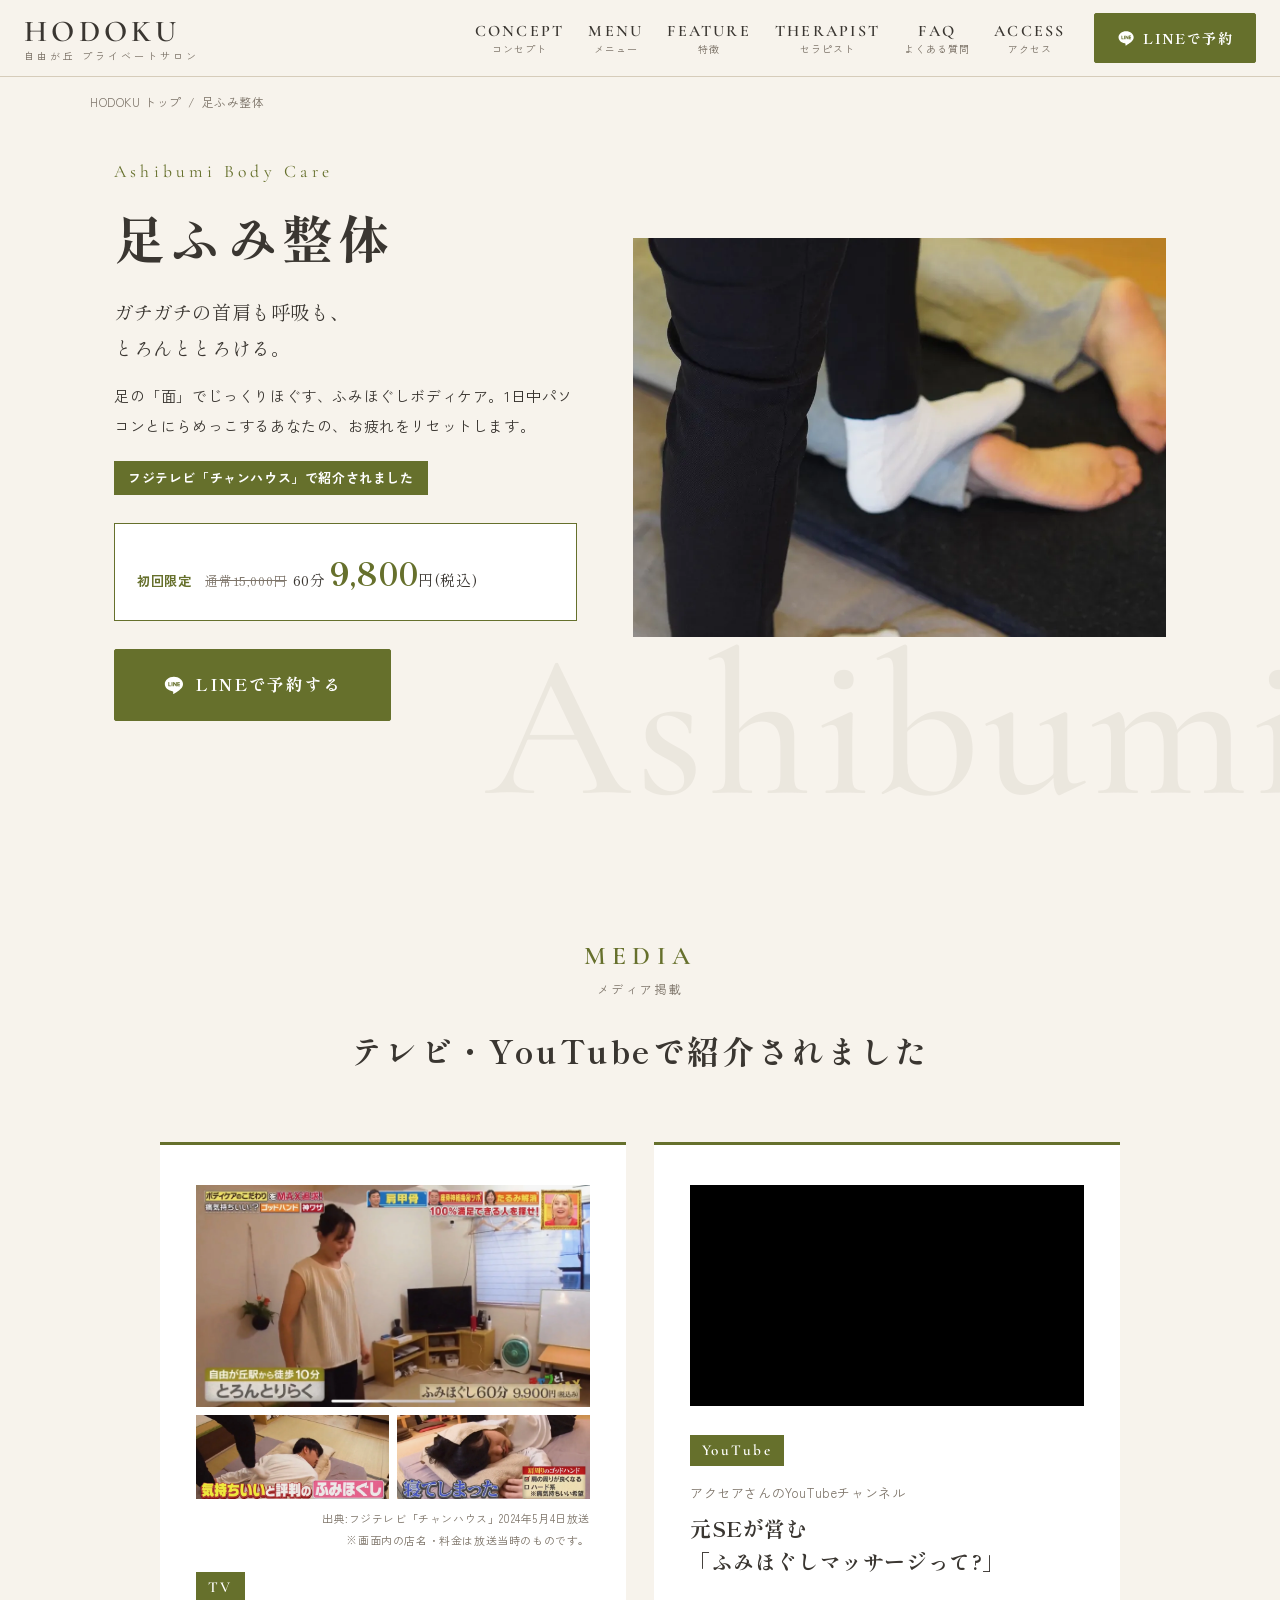
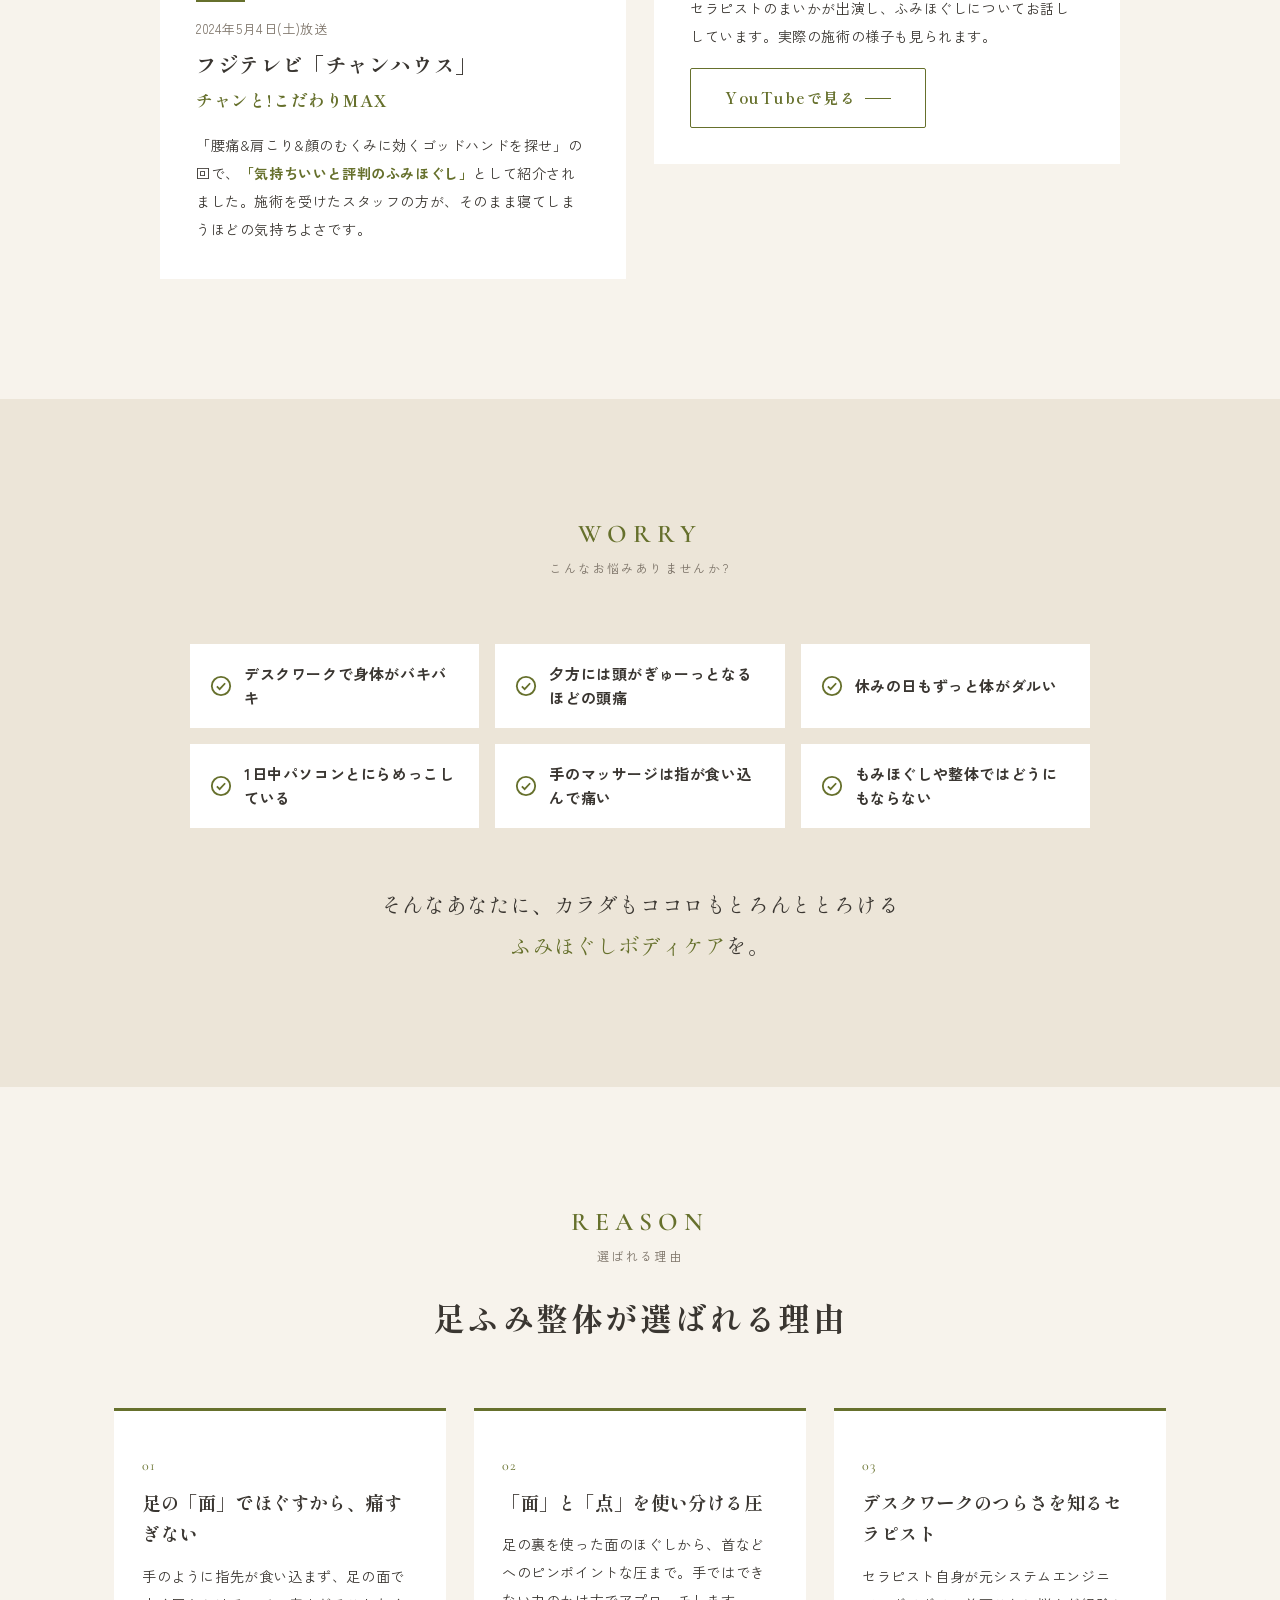
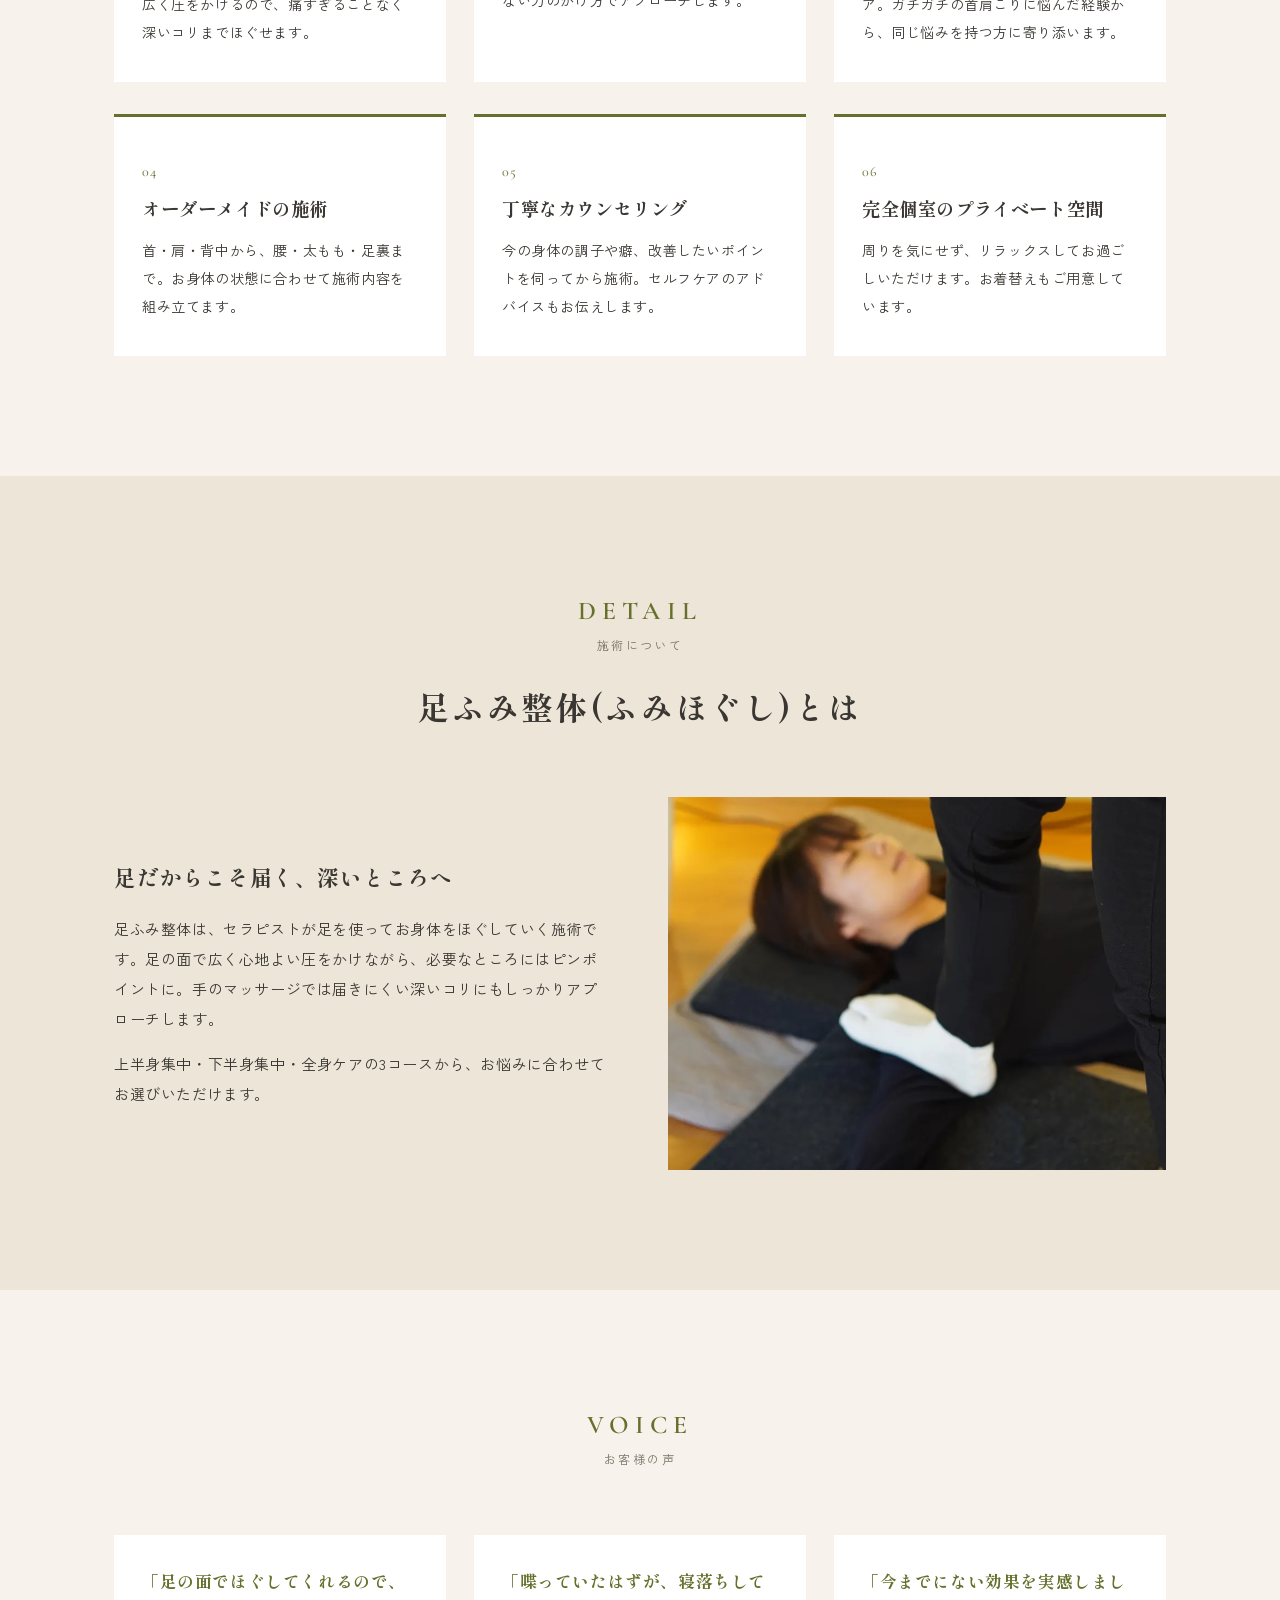
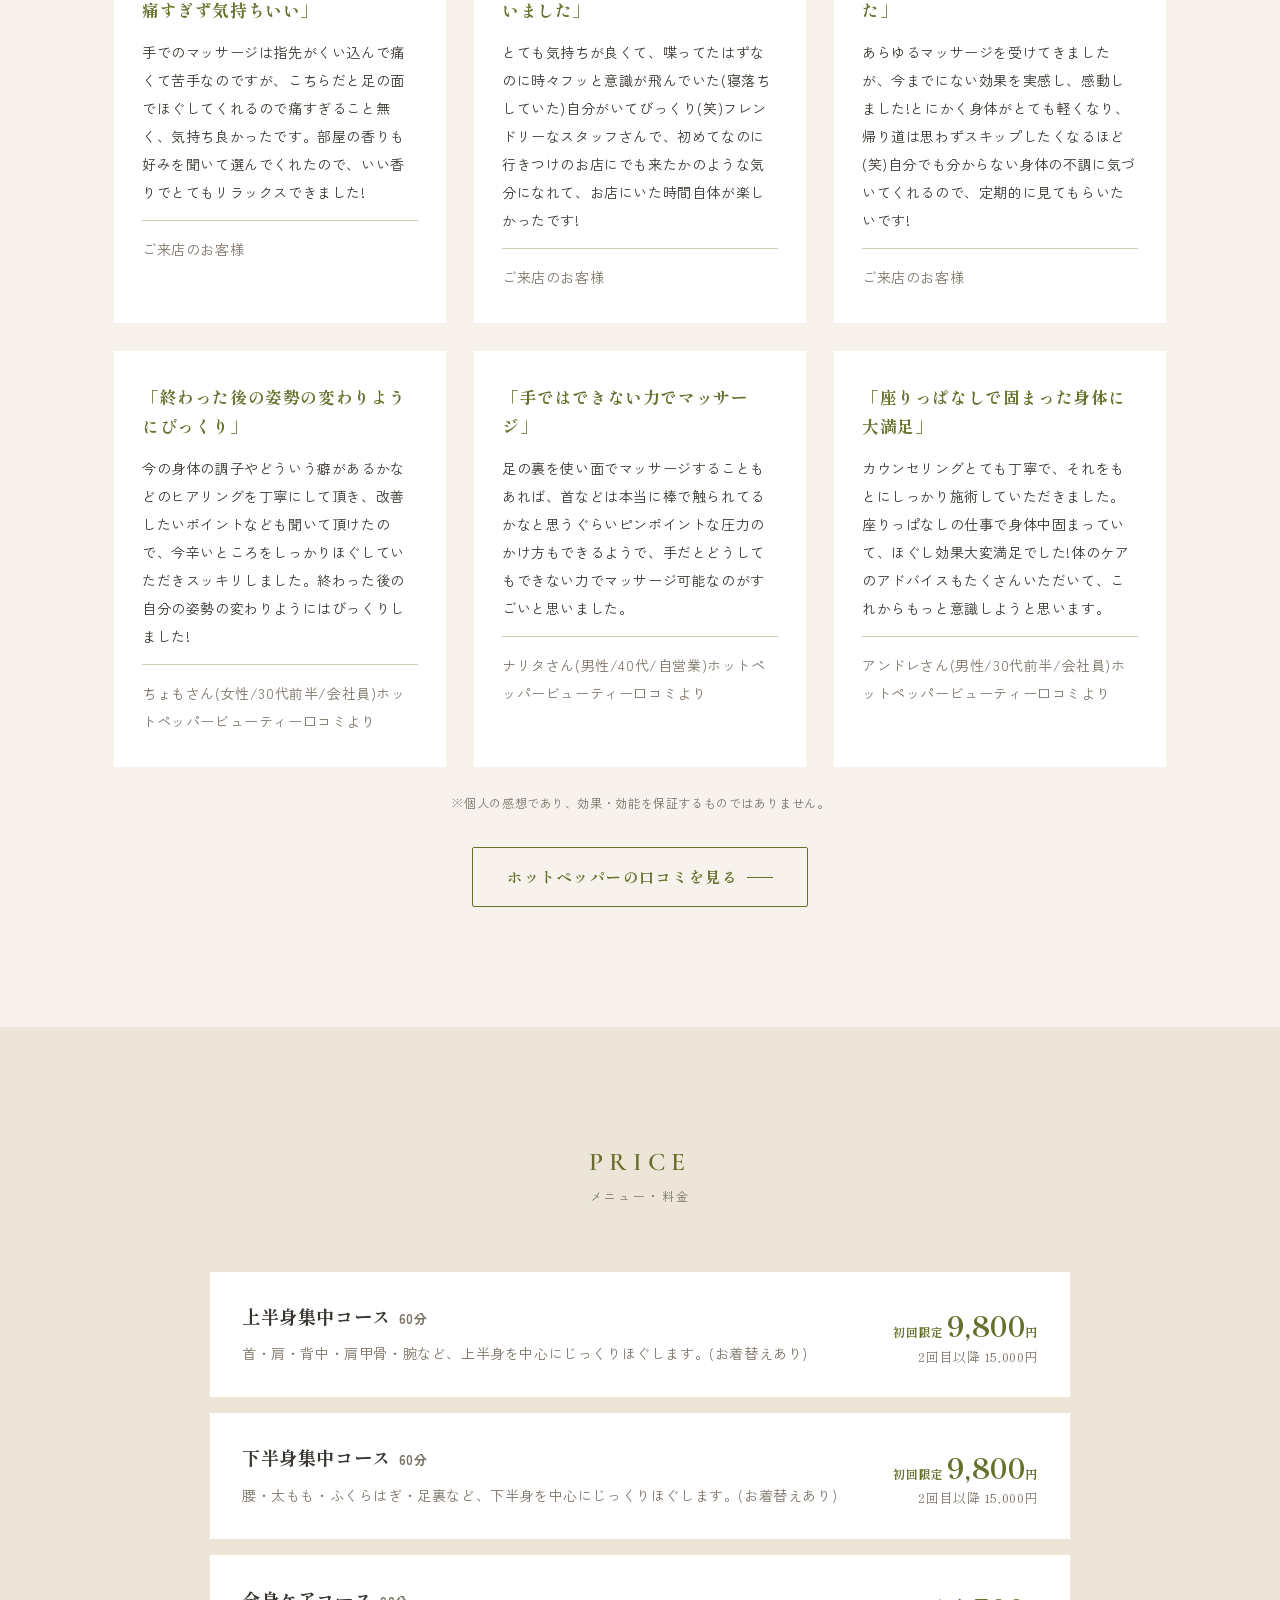
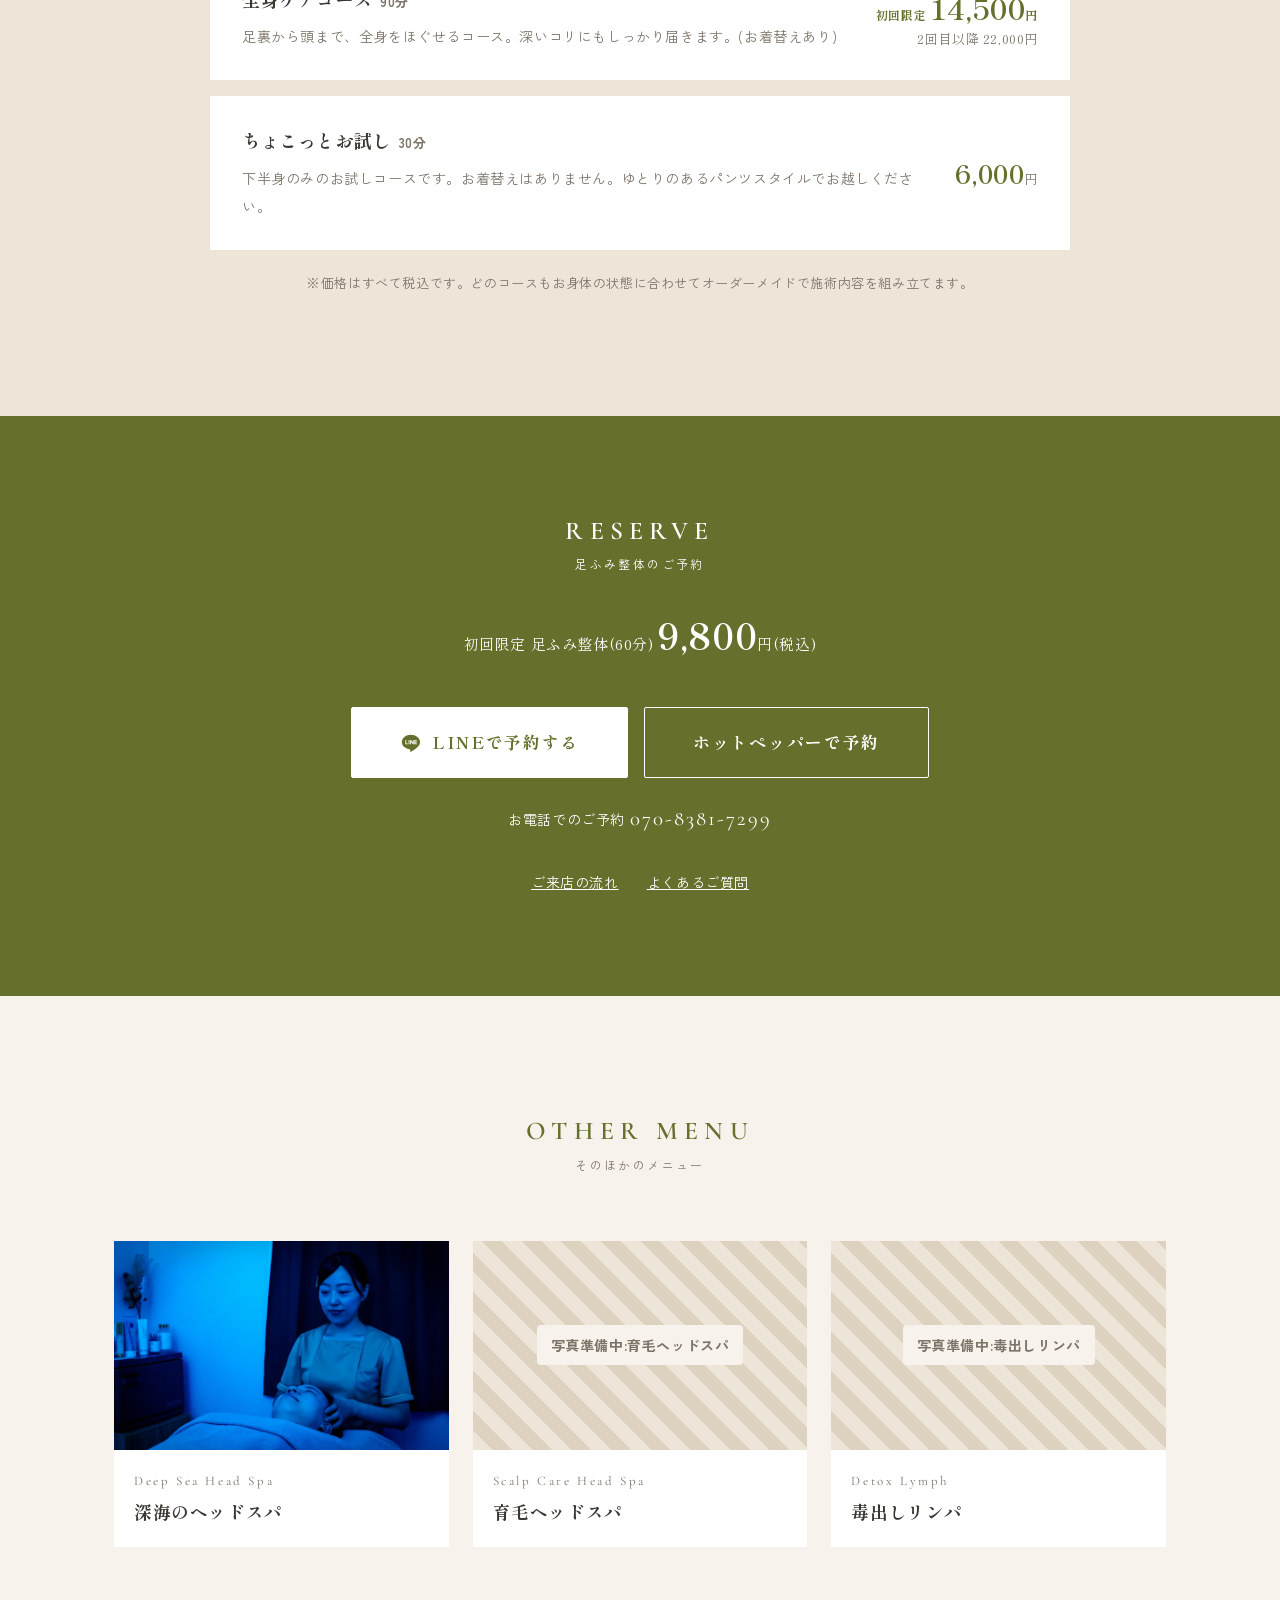
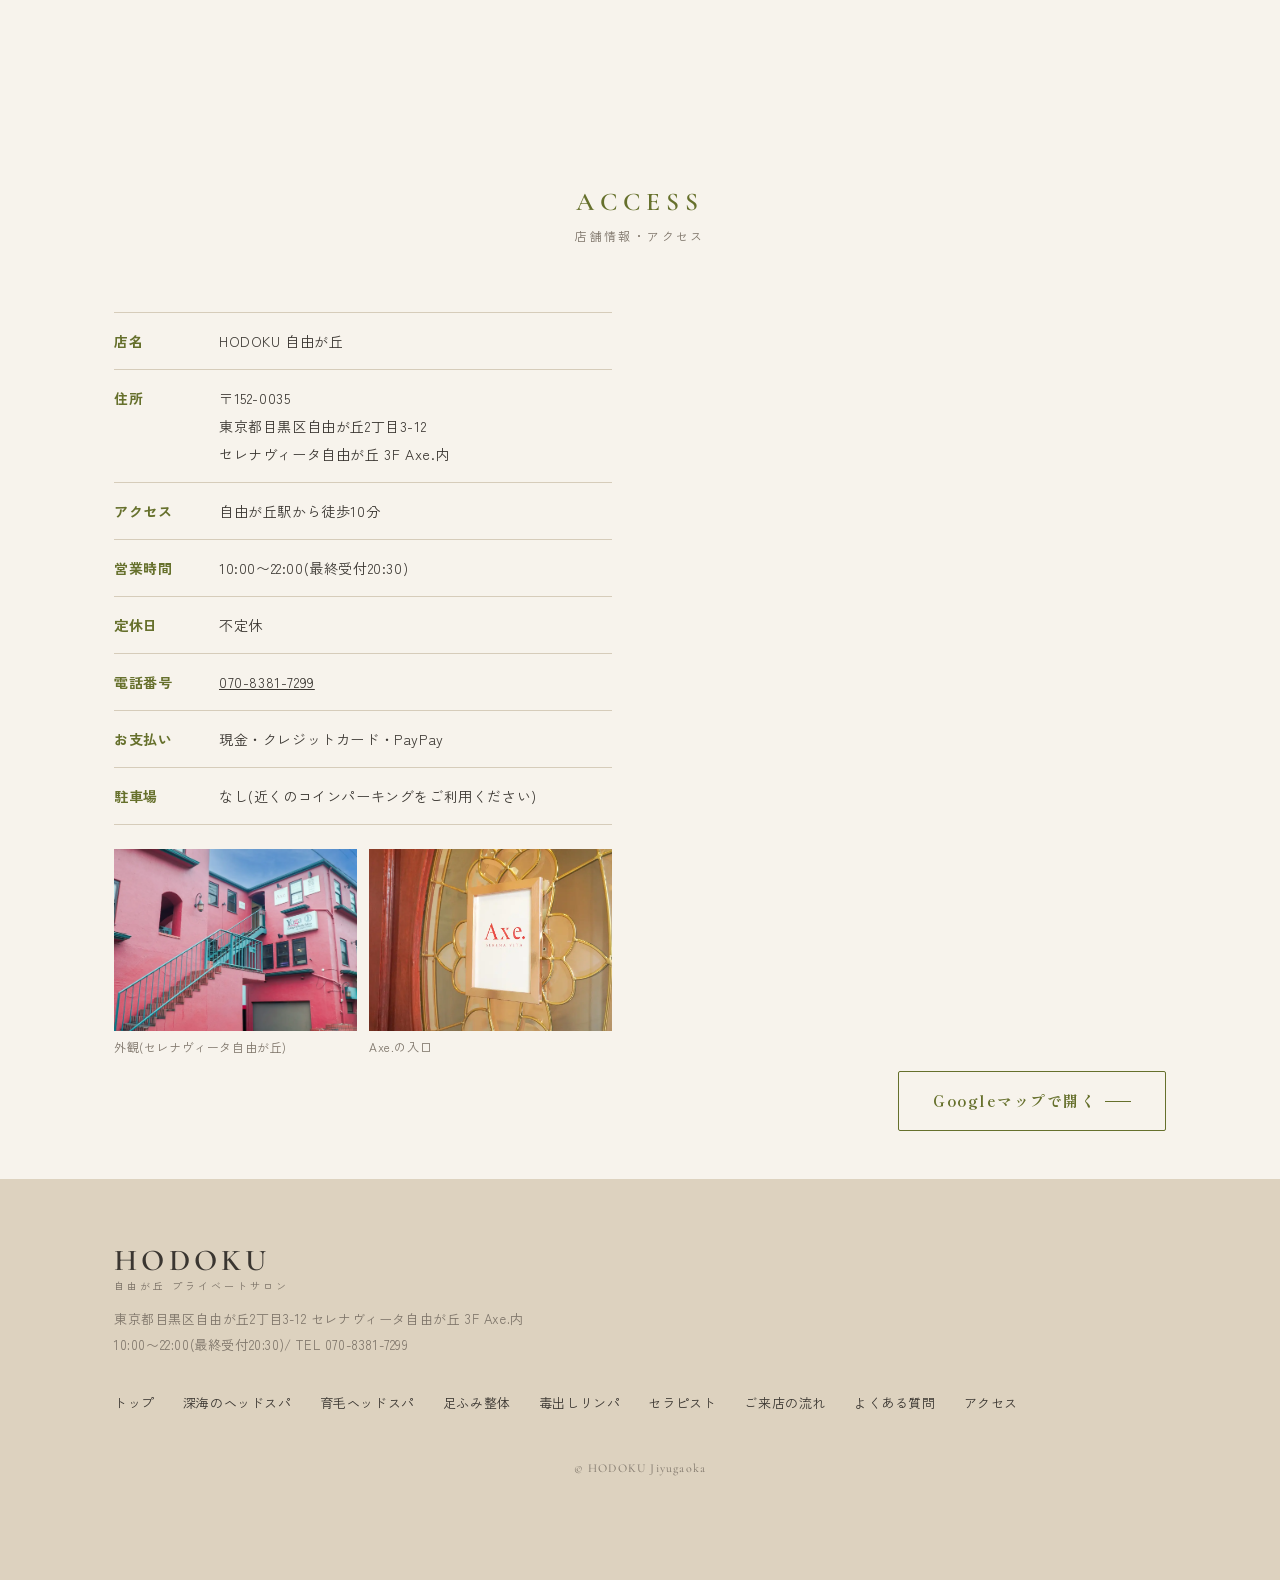
<file: ashibumi.html>
<!DOCTYPE html>
<html lang="ja">
<head>
  <meta charset="UTF-8">
  <meta name="viewport" content="width=device-width, initial-scale=1">
  <title>足ふみ整体｜HODOKU 自由が丘</title>
  <meta name="description" content="フジテレビでも紹介された足ふみ整体。足の面でじっくりほぐす、ふみほぐしボディケアでガチガチの首肩・デスクワーク疲れをリセット。自由が丘駅徒歩10分、完全個室。初回60分9,800円。">
  <meta property="og:title" content="足ふみ整体｜HODOKU 自由が丘">
  <meta property="og:description" content="フジテレビでも紹介された足ふみ整体。足の面でじっくりほぐす、ふみほぐしボディケアでガチガチの首肩・デスクワーク疲れをリセット。自由が丘駅徒歩10分、完全個室。初回60分9,800円。">
  <meta property="og:type" content="website">
  <meta property="og:url" content="https://torontoriraku-cpu.github.io/hodoku-jiyugaoka/ashibumi.html">
  <meta property="og:image" content="https://torontoriraku-cpu.github.io/hodoku-jiyugaoka/images/ogp.jpg">
  <meta name="twitter:card" content="summary_large_image">
  <link rel="icon" href="favicon.ico" sizes="any">
  <link rel="icon" href="images/icon-192.png" type="image/png" sizes="192x192">
  <link rel="apple-touch-icon" href="images/apple-touch-icon.png">
  <link rel="canonical" href="https://torontoriraku-cpu.github.io/hodoku-jiyugaoka/ashibumi.html">
  <link rel="preconnect" href="https://fonts.googleapis.com">
  <link rel="preconnect" href="https://fonts.gstatic.com" crossorigin>
  <link href="https://fonts.googleapis.com/css2?family=Shippori+Mincho:wght@500;700&family=Zen+Kaku+Gothic+New:wght@400;500;700&family=Cormorant+Garamond:wght@500;600&display=swap" rel="stylesheet">
  <link rel="stylesheet" href="css/style.css?v=20261101e">
</head>
<body id="top" class="theme-ashibumi">

  <header class="header header--solid">
    <div class="header__inner">
      <a href="index.html" class="logo" aria-label="HODOKU 自由が丘 トップへ">
        <span class="logo__en">HODOKU</span>
        <span class="logo__sub">自由が丘 プライベートサロン</span>
      </a>
      <nav class="gnav" id="gnav" aria-label="メインメニュー">
        <ul class="gnav__list">
          <li><a href="index.html#concept">CONCEPT<small>コンセプト</small></a></li>
          <li class="gnav__has-sub">
            <a href="index.html#menu">MENU<small>メニュー</small></a>
            <ul class="gnav__sub">
              <li><a href="shinkai-headspa.html" class="theme-shinkai"><span class="gnav__sub-en">Deep Sea Head Spa</span>深海のヘッドスパ</a></li>
              <li><a href="ikumou-headspa.html" class="theme-ikumou"><span class="gnav__sub-en">Scalp Care Head Spa</span>育毛ヘッドスパ</a></li>
              <li><a href="ashibumi.html" class="theme-ashibumi"><span class="gnav__sub-en">Ashibumi Body Care</span>足ふみ整体</a></li>
              <li><a href="lymph.html" class="theme-lymph"><span class="gnav__sub-en">Detox Lymph</span>毒出しリンパ</a></li>
            </ul>
          </li>
          <li><a href="index.html#feature">FEATURE<small>特徴</small></a></li>
          <li><a href="index.html#therapist">THERAPIST<small>セラピスト</small></a></li>
          <li><a href="index.html#faq">FAQ<small>よくある質問</small></a></li>
          <li><a href="index.html#access">ACCESS<small>アクセス</small></a></li>
        </ul>
        <a href="https://lin.ee/PEUslwN" class="btn btn--fill gnav__cta" target="_blank" rel="noopener"><svg class="ico" viewBox="0 0 24 24" aria-hidden="true"><path fill="currentColor" d="M12 3C6.5 3 2 6.6 2 11c0 3.9 3.5 7.2 8.3 7.9.3.1.8.2.9.5.1.3.1.7 0 .9l-.1.9c0 .3-.2 1 .9.5 1.1-.5 5.8-3.4 7.9-5.8C21.4 14.4 22 12.8 22 11c0-4.4-4.5-8-10-8Zm-3.6 10.6H6.4a.5.5 0 0 1-.5-.5V9.2a.5.5 0 0 1 1 0v3.4h1.5a.5.5 0 0 1 0 1Zm2-.5a.5.5 0 0 1-1 0V9.2a.5.5 0 0 1 1 0v3.9Zm4.7 0a.5.5 0 0 1-.9.3l-2-2.7v2.4a.5.5 0 0 1-1 0V9.2a.5.5 0 0 1 .9-.3l2 2.7V9.2a.5.5 0 0 1 1 0v3.9Zm3.1-2.4a.5.5 0 0 1 0 1h-1.5v.9h1.5a.5.5 0 0 1 0 1h-2a.5.5 0 0 1-.5-.5V9.2c0-.3.2-.5.5-.5h2a.5.5 0 0 1 0 1h-1.5v.9h1.5Z"/></svg>LINEで予約</a>
      </nav>
      <button class="hamburger" id="hamburger" type="button" aria-label="メニューを開く" aria-controls="gnav" aria-expanded="false">
        <span></span><span></span><span></span>
      </button>
    </div>
  </header>

  <main>

    <nav class="breadcrumb container" aria-label="パンくずリスト">
      <ol><li><a href="index.html">HODOKU トップ</a></li><li>足ふみ整体</li></ol>
    </nav>

    <!-- ===== FV ===== -->
    <section class="page-fv">
      <span class="ghost" aria-hidden="true">Ashibumi</span>
      <div class="container page-fv__inner">
        <div>
          <p class="page-fv__en">Ashibumi Body Care</p>
          <h1 class="page-fv__title">足ふみ整体</h1>
          <p class="page-fv__catch">ガチガチの首肩も呼吸も、<br>とろんととろける。</p>
          <p style="margin-top:14px">足の「面」でじっくりほぐす、ふみほぐしボディケア。1日中パソコンとにらめっこするあなたの、お疲れをリセットします。</p>
          <p class="page-fv__media">フジテレビ「チャンハウス」で紹介されました</p>
          <div class="page-fv__offer"><span class="page-fv__offer-label">初回限定</span><span class="page-fv__offer-price"><s>通常15,000円</s>60分 <b>9,800</b>円(税込)</span></div>
          <a href="https://lin.ee/PEUslwN" class="btn btn--fill btn--lg" target="_blank" rel="noopener"><svg class="ico" viewBox="0 0 24 24" aria-hidden="true"><path fill="currentColor" d="M12 3C6.5 3 2 6.6 2 11c0 3.9 3.5 7.2 8.3 7.9.3.1.8.2.9.5.1.3.1.7 0 .9l-.1.9c0 .3-.2 1 .9.5 1.1-.5 5.8-3.4 7.9-5.8C21.4 14.4 22 12.8 22 11c0-4.4-4.5-8-10-8Zm-3.6 10.6H6.4a.5.5 0 0 1-.5-.5V9.2a.5.5 0 0 1 1 0v3.4h1.5a.5.5 0 0 1 0 1Zm2-.5a.5.5 0 0 1-1 0V9.2a.5.5 0 0 1 1 0v3.9Zm4.7 0a.5.5 0 0 1-.9.3l-2-2.7v2.4a.5.5 0 0 1-1 0V9.2a.5.5 0 0 1 .9-.3l2 2.7V9.2a.5.5 0 0 1 1 0v3.9Zm3.1-2.4a.5.5 0 0 1 0 1h-1.5v.9h1.5a.5.5 0 0 1 0 1h-2a.5.5 0 0 1-.5-.5V9.2c0-.3.2-.5.5-.5h2a.5.5 0 0 1 0 1h-1.5v.9h1.5Z"/></svg>LINEで予約する</a>
        </div>
        <figure class="page-fv__visual"><img src="images/ashibumi-1.webp" width="1200" height="675" alt="セラピストが足でふくらはぎをほぐす足ふみ整体の様子"></figure>
      </div>
    </section>
    <!-- ===== MEDIA ===== -->
    <section class="section" id="media">
      <div class="container">
        <div class="sec-head">
          <p class="sec-en">MEDIA</p>
          <p class="sec-ja">メディア掲載</p>
          <h2 class="sec-title">テレビ・YouTubeで紹介されました</h2>
        </div>

        <ul class="media-list">
          <li class="media-item">
            <div class="media-item__photos">
              <img class="media-item__main" src="images/tv-maika.webp" width="1701" height="962" alt="番組で紹介されたセラピストのまいか" loading="lazy">
              <img src="images/tv-1.webp" width="1200" height="518" alt="番組内で「気持ちいいと評判のふみほぐし」と紹介された足ふみ整体の様子" loading="lazy">
              <img src="images/tv-2.webp" width="1200" height="520" alt="施術を受けたスタッフが寝てしまった様子" loading="lazy">
            </div>
            <p class="media-item__credit">出典:フジテレビ「チャンハウス」2024年5月4日放送<br>※画面内の店名・料金は放送当時のものです。</p>
            <p class="media-item__tag">TV</p>
            <p class="media-item__date">2024年5月4日(土)放送</p>
            <h3>フジテレビ「チャンハウス」<br><small>チャンと!こだわりMAX</small></h3>
            <p>「腰痛&amp;肩こり&amp;顔のむくみに効くゴッドハンドを探せ」の回で、<strong>「気持ちいいと評判のふみほぐし」</strong>として紹介されました。施術を受けたスタッフの方が、そのまま寝てしまうほどの気持ちよさです。</p>
          </li>
          <li class="media-item">
            <div class="media-item__movie">
              <iframe src="https://www.youtube-nocookie.com/embed/TAO_W_ho69A" title="元SEが営む ふみほぐしマッサージって?" loading="lazy" allow="accelerometer; encrypted-media; gyroscope; picture-in-picture; web-share" referrerpolicy="strict-origin-when-cross-origin" allowfullscreen></iframe>
            </div>
            <p class="media-item__tag">YouTube</p>
            <p class="media-item__date">アクセアさんのYouTubeチャンネル</p>
            <h3>元SEが営む<br>「ふみほぐしマッサージって?」</h3>
            <p>セラピストのまいかが出演し、ふみほぐしについてお話ししています。実際の施術の様子も見られます。</p>
            <p class="media-item__link"><a href="https://youtu.be/TAO_W_ho69A" class="btn btn--line btn-arrow" target="_blank" rel="noopener">YouTubeで見る</a></p>
          </li>
        </ul>
      </div>
    </section>
    <!-- ===== WORRY ===== -->
    <section class="section section--sand" id="worry">
      <div class="container">
        <div class="sec-head">
          <p class="sec-en">WORRY</p>
          <p class="sec-ja">こんなお悩みありませんか?</p>
        </div>

        <ul class="worry-list">
          <li><svg viewBox="0 0 24 24" aria-hidden="true"><circle cx="12" cy="12" r="10"/><path d="M7.5 12.5l3 3 6-6.5"/></svg><span>デスクワークで身体がバキバキ</span></li>
          <li><svg viewBox="0 0 24 24" aria-hidden="true"><circle cx="12" cy="12" r="10"/><path d="M7.5 12.5l3 3 6-6.5"/></svg><span>夕方には頭がぎゅーっとなるほどの頭痛</span></li>
          <li><svg viewBox="0 0 24 24" aria-hidden="true"><circle cx="12" cy="12" r="10"/><path d="M7.5 12.5l3 3 6-6.5"/></svg><span>休みの日もずっと体がダルい</span></li>
          <li><svg viewBox="0 0 24 24" aria-hidden="true"><circle cx="12" cy="12" r="10"/><path d="M7.5 12.5l3 3 6-6.5"/></svg><span>1日中パソコンとにらめっこしている</span></li>
          <li><svg viewBox="0 0 24 24" aria-hidden="true"><circle cx="12" cy="12" r="10"/><path d="M7.5 12.5l3 3 6-6.5"/></svg><span>手のマッサージは指が食い込んで痛い</span></li>
          <li><svg viewBox="0 0 24 24" aria-hidden="true"><circle cx="12" cy="12" r="10"/><path d="M7.5 12.5l3 3 6-6.5"/></svg><span>もみほぐしや整体ではどうにもならない</span></li>
        </ul>
        <p class="worry__answer">そんなあなたに、カラダもココロも<br class="sp">とろんととろける<br><em>ふみほぐしボディケア</em>を。</p>
      </div>
    </section>
    <!-- ===== REASON ===== -->
    <section class="section" id="reason">
      <div class="container">
        <div class="sec-head">
          <p class="sec-en">REASON</p>
          <p class="sec-ja">選ばれる理由</p>
          <h2 class="sec-title">足ふみ整体が選ばれる理由</h2>
        </div>

        <ul class="reason-list">
          <li class="reason-item">
            <p class="reason-item__no">01</p>
            <h3>足の「面」でほぐすから、痛すぎない</h3>
            <p>手のように指先が食い込まず、足の面で広く圧をかけるので、痛すぎることなく深いコリまでほぐせます。</p>
          </li>
          <li class="reason-item">
            <p class="reason-item__no">02</p>
            <h3>「面」と「点」を使い分ける圧</h3>
            <p>足の裏を使った面のほぐしから、首などへのピンポイントな圧まで。手ではできない力のかけ方でアプローチします。</p>
          </li>
          <li class="reason-item">
            <p class="reason-item__no">03</p>
            <h3>デスクワークのつらさを知るセラピスト</h3>
            <p>セラピスト自身が元システムエンジニア。ガチガチの首肩こりに悩んだ経験から、同じ悩みを持つ方に寄り添います。</p>
          </li>
          <li class="reason-item">
            <p class="reason-item__no">04</p>
            <h3>オーダーメイドの施術</h3>
            <p>首・肩・背中から、腰・太もも・足裏まで。お身体の状態に合わせて施術内容を組み立てます。</p>
          </li>
          <li class="reason-item">
            <p class="reason-item__no">05</p>
            <h3>丁寧なカウンセリング</h3>
            <p>今の身体の調子や癖、改善したいポイントを伺ってから施術。セルフケアのアドバイスもお伝えします。</p>
          </li>
          <li class="reason-item">
            <p class="reason-item__no">06</p>
            <h3>完全個室のプライベート空間</h3>
            <p>周りを気にせず、リラックスしてお過ごしいただけます。お着替えもご用意しています。</p>
          </li>
        </ul>
      </div>
    </section>
    <!-- ===== DETAIL ===== -->
    <section class="section section--sand" id="detail">
      <div class="container">
        <div class="sec-head">
          <p class="sec-en">DETAIL</p>
          <p class="sec-ja">施術について</p>
          <h2 class="sec-title">足ふみ整体(ふみほぐし)とは</h2>
        </div>

        <div class="detail__grid">
          <figure class="detail__photo"><img src="images/ashibumi-2.webp" width="1200" height="675" alt="足ふみ整体で脚をほぐしている様子" loading="lazy"></figure>
          <div class="detail__text">
            <h3>足だからこそ届く、深いところへ</h3>
            <p>足ふみ整体は、セラピストが足を使ってお身体をほぐしていく施術です。足の面で広く心地よい圧をかけながら、必要なところにはピンポイントに。手のマッサージでは届きにくい深いコリにもしっかりアプローチします。</p><p>上半身集中・下半身集中・全身ケアの3コースから、お悩みに合わせてお選びいただけます。</p>
          </div>
        </div>

      </div>
    </section>
    <!-- ===== VOICE ===== -->
    <section class="section" id="voice">
      <div class="container">
        <div class="sec-head">
          <p class="sec-en">VOICE</p>
          <p class="sec-ja">お客様の声</p>
        </div>

        <ul class="voice-list">
          <li class="voice-item">
            <h3>「足の面でほぐしてくれるので、痛すぎず気持ちいい」</h3>
            <p>手でのマッサージは指先がくい込んで痛くて苦手なのですが、こちらだと足の面でほぐしてくれるので痛すぎること無く、気持ち良かったです。部屋の香りも好みを聞いて選んでくれたので、いい香りでとてもリラックスできました!</p>
            <p class="voice-item__who">ご来店のお客様</p>
          </li>
          <li class="voice-item">
            <h3>「喋っていたはずが、寝落ちしていました」</h3>
            <p>とても気持ちが良くて、喋ってたはずなのに時々フッと意識が飛んでいた(寝落ちしていた)自分がいてびっくり(笑)フレンドリーなスタッフさんで、初めてなのに行きつけのお店にでも来たかのような気分になれて、お店にいた時間自体が楽しかったです!</p>
            <p class="voice-item__who">ご来店のお客様</p>
          </li>
          <li class="voice-item">
            <h3>「今までにない効果を実感しました」</h3>
            <p>あらゆるマッサージを受けてきましたが、今までにない効果を実感し、感動しました!とにかく身体がとても軽くなり、帰り道は思わずスキップしたくなるほど(笑)自分でも分からない身体の不調に気づいてくれるので、定期的に見てもらいたいです!</p>
            <p class="voice-item__who">ご来店のお客様</p>
          </li>
          <li class="voice-item">
            <h3>「終わった後の姿勢の変わりようにびっくり」</h3>
            <p>今の身体の調子やどういう癖があるかなどのヒアリングを丁寧にして頂き、改善したいポイントなども聞いて頂けたので、今辛いところをしっかりほぐしていただきスッキリしました。終わった後の自分の姿勢の変わりようにはびっくりしました!</p>
            <p class="voice-item__who">ちょもさん(女性/30代前半/会社員)ホットペッパービューティー口コミより</p>
          </li>
          <li class="voice-item">
            <h3>「手ではできない力でマッサージ」</h3>
            <p>足の裏を使い面でマッサージすることもあれば、首などは本当に棒で触られてるかなと思うぐらいピンポイントな圧力のかけ方もできるようで、手だとどうしてもできない力でマッサージ可能なのがすごいと思いました。</p>
            <p class="voice-item__who">ナリタさん(男性/40代/自営業)ホットペッパービューティー口コミより</p>
          </li>
          <li class="voice-item">
            <h3>「座りっぱなしで固まった身体に大満足」</h3>
            <p>カウンセリングとても丁寧で、それをもとにしっかり施術していただきました。座りっぱなしの仕事で身体中固まっていて、ほぐし効果大変満足でした!体のケアのアドバイスもたくさんいただいて、これからもっと意識しようと思います。</p>
            <p class="voice-item__who">アンドレさん(男性/30代前半/会社員)ホットペッパービューティー口コミより</p>
          </li>
        </ul>
        <p class="voice-note">※個人の感想であり、効果・効能を保証するものではありません。</p>
        <p class="voice-more"><a href="https://beauty.hotpepper.jp/kr/slnH000615638/review/" class="btn btn--line btn-arrow" target="_blank" rel="noopener">ホットペッパーの口コミを見る</a></p>
      </div>
    </section>
    <!-- ===== PRICE ===== -->
    <section class="section section--sand" id="price">
      <div class="container">
        <div class="sec-head">
          <p class="sec-en">PRICE</p>
          <p class="sec-ja">メニュー・料金</p>
        </div>

        <div class="price-list">
          <div class="price-item">
            <h3>上半身集中コース<small>60分</small></h3>
            <p>首・肩・背中・肩甲骨・腕など、上半身を中心にじっくりほぐします。(お着替えあり)</p>
            <div class="price-item__price"><span class="price-item__first">初回限定 <b>9,800</b>円</span><span class="price-item__regular">2回目以降 15,000円</span></div>
          </div>
          <div class="price-item">
            <h3>下半身集中コース<small>60分</small></h3>
            <p>腰・太もも・ふくらはぎ・足裏など、下半身を中心にじっくりほぐします。(お着替えあり)</p>
            <div class="price-item__price"><span class="price-item__first">初回限定 <b>9,800</b>円</span><span class="price-item__regular">2回目以降 15,000円</span></div>
          </div>
          <div class="price-item">
            <h3>全身ケアコース<small>90分</small></h3>
            <p>足裏から頭まで、全身をほぐせるコース。深いコリにもしっかり届きます。(お着替えあり)</p>
            <div class="price-item__price"><span class="price-item__first">初回限定 <b>14,500</b>円</span><span class="price-item__regular">2回目以降 22,000円</span></div>
          </div>
          <div class="price-item">
            <h3>ちょこっとお試し<small>30分</small></h3>
            <p>下半身のみのお試しコースです。お着替えはありません。ゆとりのあるパンツスタイルでお越しください。</p>
            <div class="price-item__price"><span class="price-item__regular"><b style="font-size:1.6rem;color:var(--accent)">6,000</b>円</span></div>
          </div>
        </div>
        <p class="price-note">※価格はすべて税込です。どのコースもお身体の状態に合わせてオーダーメイドで施術内容を組み立てます。</p>
      </div>
    </section>
    <!-- ===== RESERVE ===== -->
    <section class="reserve" id="reserve">
      <div class="container">
        <p class="sec-en">RESERVE</p>
        <p class="sec-ja">足ふみ整体のご予約</p>
        <p class="reserve__offer">初回限定 足ふみ整体(60分) <b>9,800</b>円(税込)</p>
        <div class="reserve__btns">
          <a href="https://lin.ee/PEUslwN" class="btn btn--white btn--lg" target="_blank" rel="noopener"><svg class="ico" viewBox="0 0 24 24" aria-hidden="true"><path fill="currentColor" d="M12 3C6.5 3 2 6.6 2 11c0 3.9 3.5 7.2 8.3 7.9.3.1.8.2.9.5.1.3.1.7 0 .9l-.1.9c0 .3-.2 1 .9.5 1.1-.5 5.8-3.4 7.9-5.8C21.4 14.4 22 12.8 22 11c0-4.4-4.5-8-10-8Zm-3.6 10.6H6.4a.5.5 0 0 1-.5-.5V9.2a.5.5 0 0 1 1 0v3.4h1.5a.5.5 0 0 1 0 1Zm2-.5a.5.5 0 0 1-1 0V9.2a.5.5 0 0 1 1 0v3.9Zm4.7 0a.5.5 0 0 1-.9.3l-2-2.7v2.4a.5.5 0 0 1-1 0V9.2a.5.5 0 0 1 .9-.3l2 2.7V9.2a.5.5 0 0 1 1 0v3.9Zm3.1-2.4a.5.5 0 0 1 0 1h-1.5v.9h1.5a.5.5 0 0 1 0 1h-2a.5.5 0 0 1-.5-.5V9.2c0-.3.2-.5.5-.5h2a.5.5 0 0 1 0 1h-1.5v.9h1.5Z"/></svg>LINEで予約する</a>
          <a href="https://beauty.hotpepper.jp/kr/slnH000615638/" class="btn btn--line btn--lg" target="_blank" rel="noopener">ホットペッパーで予約</a>
        </div>
        <p class="reserve__tel">お電話でのご予約 <a href="tel:07083817299">070-8381-7299</a></p>
        <p class="reserve__links"><a href="index.html#flow">ご来店の流れ</a><a href="index.html#faq">よくあるご質問</a></p>
      </div>
    </section>

    <!-- ===== OTHER MENU ===== -->
    <section class="section" id="other">
      <div class="container">
        <div class="sec-head">
          <p class="sec-en">OTHER MENU</p>
          <p class="sec-ja">そのほかのメニュー</p>
        </div>

        <div class="other-menu">
          <a href="shinkai-headspa.html" class="theme-shinkai">
            <img src="images/treatment.webp" width="1200" height="900" alt="" loading="lazy">
            <div class="other-menu__body"><p class="other-menu__en">Deep Sea Head Spa</p><h3>深海のヘッドスパ</h3></div>
          </a>
          <a href="ikumou-headspa.html" class="theme-ikumou">
            <div class="photo-ph"><span>写真準備中:育毛ヘッドスパ</span></div>
            <div class="other-menu__body"><p class="other-menu__en">Scalp Care Head Spa</p><h3>育毛ヘッドスパ</h3></div>
          </a>
          <a href="lymph.html" class="theme-lymph">
            <div class="photo-ph"><span>写真準備中:毒出しリンパ</span></div>
            <div class="other-menu__body"><p class="other-menu__en">Detox Lymph</p><h3>毒出しリンパ</h3></div>
          </a>
        </div>
      </div>
    </section>

    <!-- ===== ACCESS ===== -->
    <section class="section" id="access">
      <div class="container">
        <div class="sec-head">
          <p class="sec-en">ACCESS</p>
          <p class="sec-ja">店舗情報・アクセス</p>
        </div>
        <div class="access__grid">
          <div>
            <dl class="info-table">
              <dt>店名</dt><dd>HODOKU 自由が丘</dd>
              <dt>住所</dt><dd>〒152-0035<br>東京都目黒区自由が丘2丁目3-12<br>セレナヴィータ自由が丘 3F Axe.内</dd>
              <dt>アクセス</dt><dd>自由が丘駅から徒歩10分</dd>
              <dt>営業時間</dt><dd>10:00〜22:00(最終受付20:30)</dd>
              <dt>定休日</dt><dd>不定休</dd>
              <dt>電話番号</dt><dd><a href="tel:07083817299">070-8381-7299</a></dd>
              <dt>お支払い</dt><dd>現金・クレジットカード・PayPay</dd>
              <dt>駐車場</dt><dd>なし(近くのコインパーキングをご利用ください)</dd>
            </dl>
            <div class="access__photos">
              <figure><img src="images/exterior.webp" width="1200" height="900" alt="セレナヴィータ自由が丘の外観" loading="lazy"><figcaption>外観(セレナヴィータ自由が丘)</figcaption></figure>
              <figure><img src="images/entrance.webp" width="1200" height="900" alt="Axe.の入口" loading="lazy"><figcaption>Axe.の入口</figcaption></figure>
            </div>
          </div>
          <div class="access__map">
            <iframe src="https://www.google.com/maps?q=%E6%9D%B1%E4%BA%AC%E9%83%BD%E7%9B%AE%E9%BB%92%E5%8C%BA%E8%87%AA%E7%94%B1%E3%81%8C%E4%B8%982-3-12&output=embed" title="HODOKU 自由が丘の地図" loading="lazy" referrerpolicy="no-referrer-when-downgrade"></iframe>
            <p style="margin-top:12px;text-align:right"><a href="https://share.google/C0satFyDOxvG9p221" target="_blank" rel="noopener" class="btn btn--line btn-arrow">Googleマップで開く</a></p>
          </div>
        </div>
      </div>
    </section>

  </main>

  <footer class="footer">
    <div class="container">
      <div class="footer__inner">
        <div>
          <a href="index.html" class="logo"><span class="logo__en">HODOKU</span><span class="logo__sub">自由が丘 プライベートサロン</span></a>
          <p class="footer__addr">東京都目黒区自由が丘2丁目3-12 セレナヴィータ自由が丘 3F Axe.内<br>10:00〜22:00(最終受付20:30)/ TEL 070-8381-7299</p>
        </div>
        <nav class="footer__nav" aria-label="サイトマップ">
          <a href="index.html">トップ</a>
          <a href="shinkai-headspa.html">深海のヘッドスパ</a>
          <a href="ikumou-headspa.html">育毛ヘッドスパ</a>
          <a href="ashibumi.html">足ふみ整体</a>
          <a href="lymph.html">毒出しリンパ</a>
          <a href="index.html#therapist">セラピスト</a>
          <a href="index.html#flow">ご来店の流れ</a>
          <a href="index.html#faq">よくある質問</a>
          <a href="index.html#access">アクセス</a>
        </nav>
      </div>
      <p class="footer__copy">&copy; HODOKU Jiyugaoka</p>
    </div>
  </footer>

  <div class="fixed-cta" id="fixedCta">
    <a href="https://lin.ee/PEUslwN" class="btn btn--fill" target="_blank" rel="noopener"><svg class="ico" viewBox="0 0 24 24" aria-hidden="true"><path fill="currentColor" d="M12 3C6.5 3 2 6.6 2 11c0 3.9 3.5 7.2 8.3 7.9.3.1.8.2.9.5.1.3.1.7 0 .9l-.1.9c0 .3-.2 1 .9.5 1.1-.5 5.8-3.4 7.9-5.8C21.4 14.4 22 12.8 22 11c0-4.4-4.5-8-10-8Zm-3.6 10.6H6.4a.5.5 0 0 1-.5-.5V9.2a.5.5 0 0 1 1 0v3.4h1.5a.5.5 0 0 1 0 1Zm2-.5a.5.5 0 0 1-1 0V9.2a.5.5 0 0 1 1 0v3.9Zm4.7 0a.5.5 0 0 1-.9.3l-2-2.7v2.4a.5.5 0 0 1-1 0V9.2a.5.5 0 0 1 .9-.3l2 2.7V9.2a.5.5 0 0 1 1 0v3.9Zm3.1-2.4a.5.5 0 0 1 0 1h-1.5v.9h1.5a.5.5 0 0 1 0 1h-2a.5.5 0 0 1-.5-.5V9.2c0-.3.2-.5.5-.5h2a.5.5 0 0 1 0 1h-1.5v.9h1.5Z"/></svg>LINEで予約</a>
    <a href="https://beauty.hotpepper.jp/kr/slnH000615638/" class="btn btn--line" target="_blank" rel="noopener">ホットペッパー</a>
  </div>
  <a href="#top" class="pagetop" id="pagetop" aria-label="ページの先頭へ">PAGE<br>TOP</a>

  <script src="js/main.js?v=20261101e"></script>
</body>
</html>
</file>
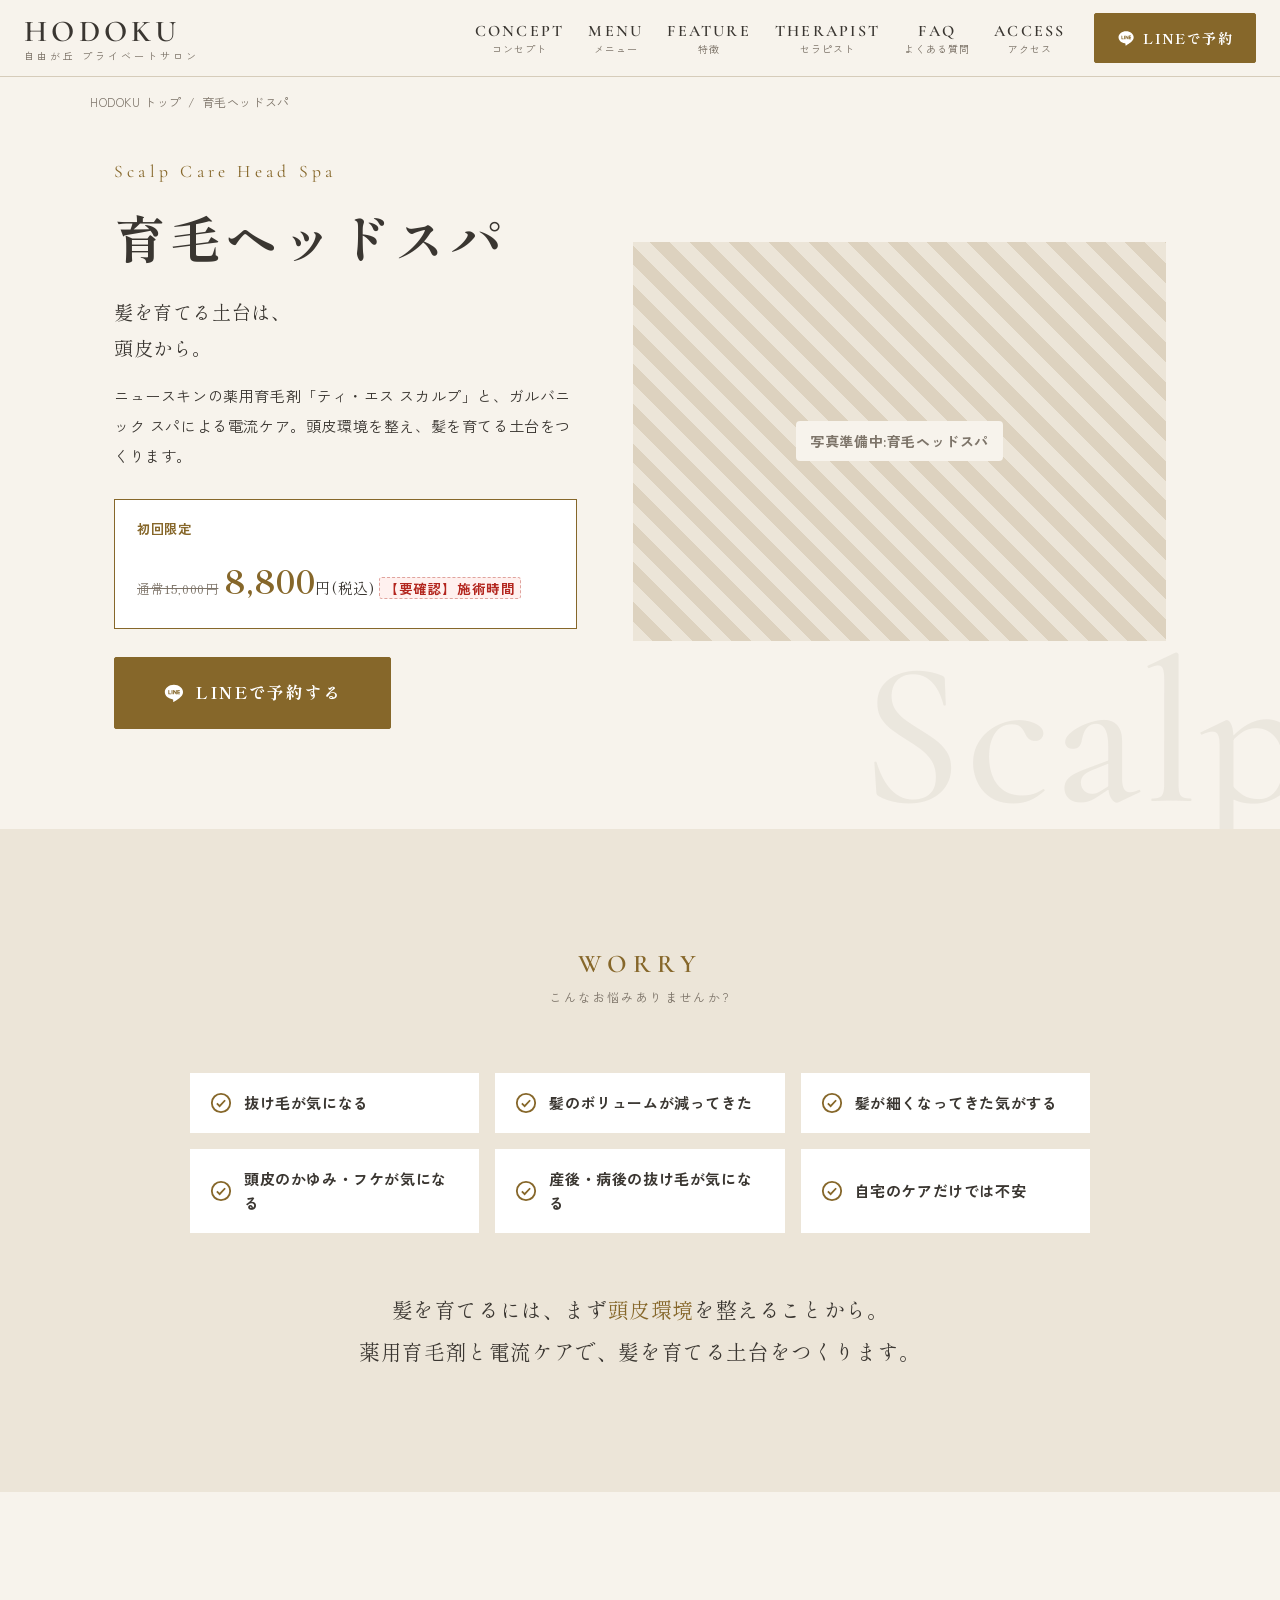
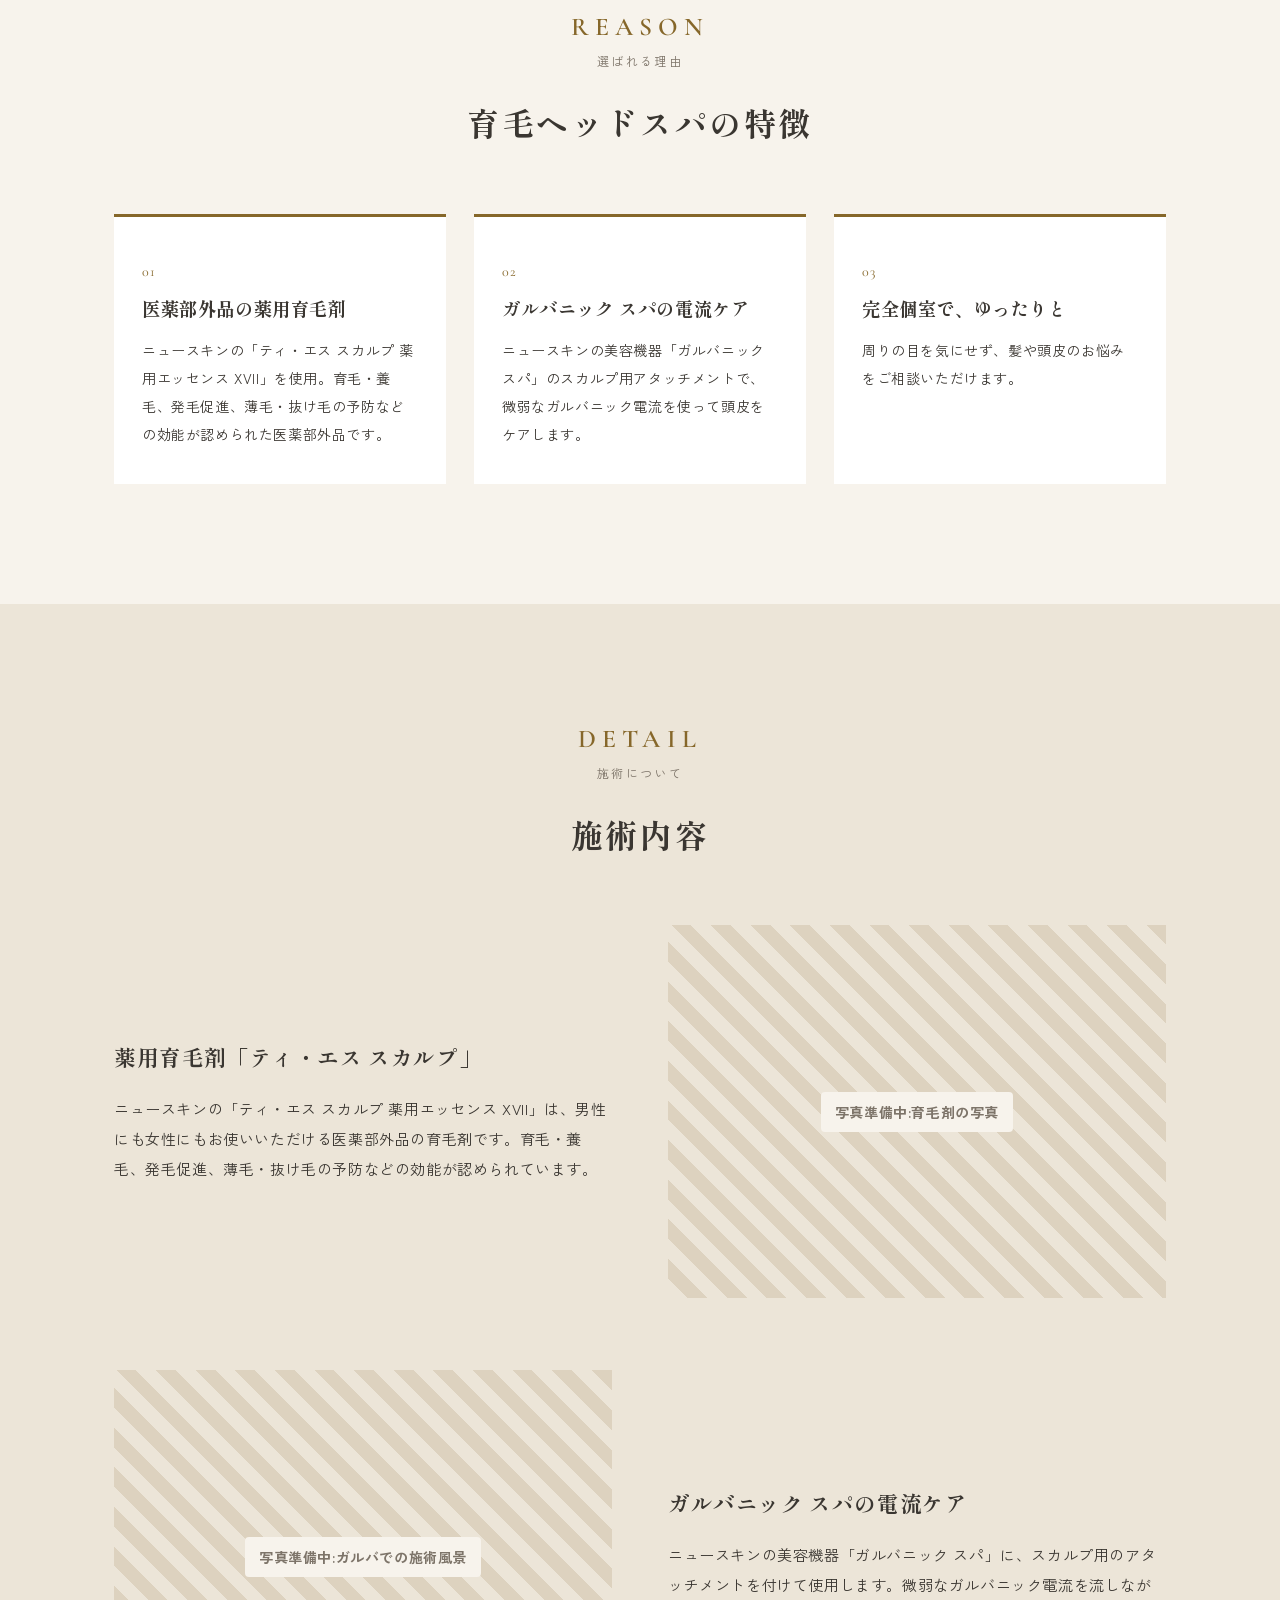
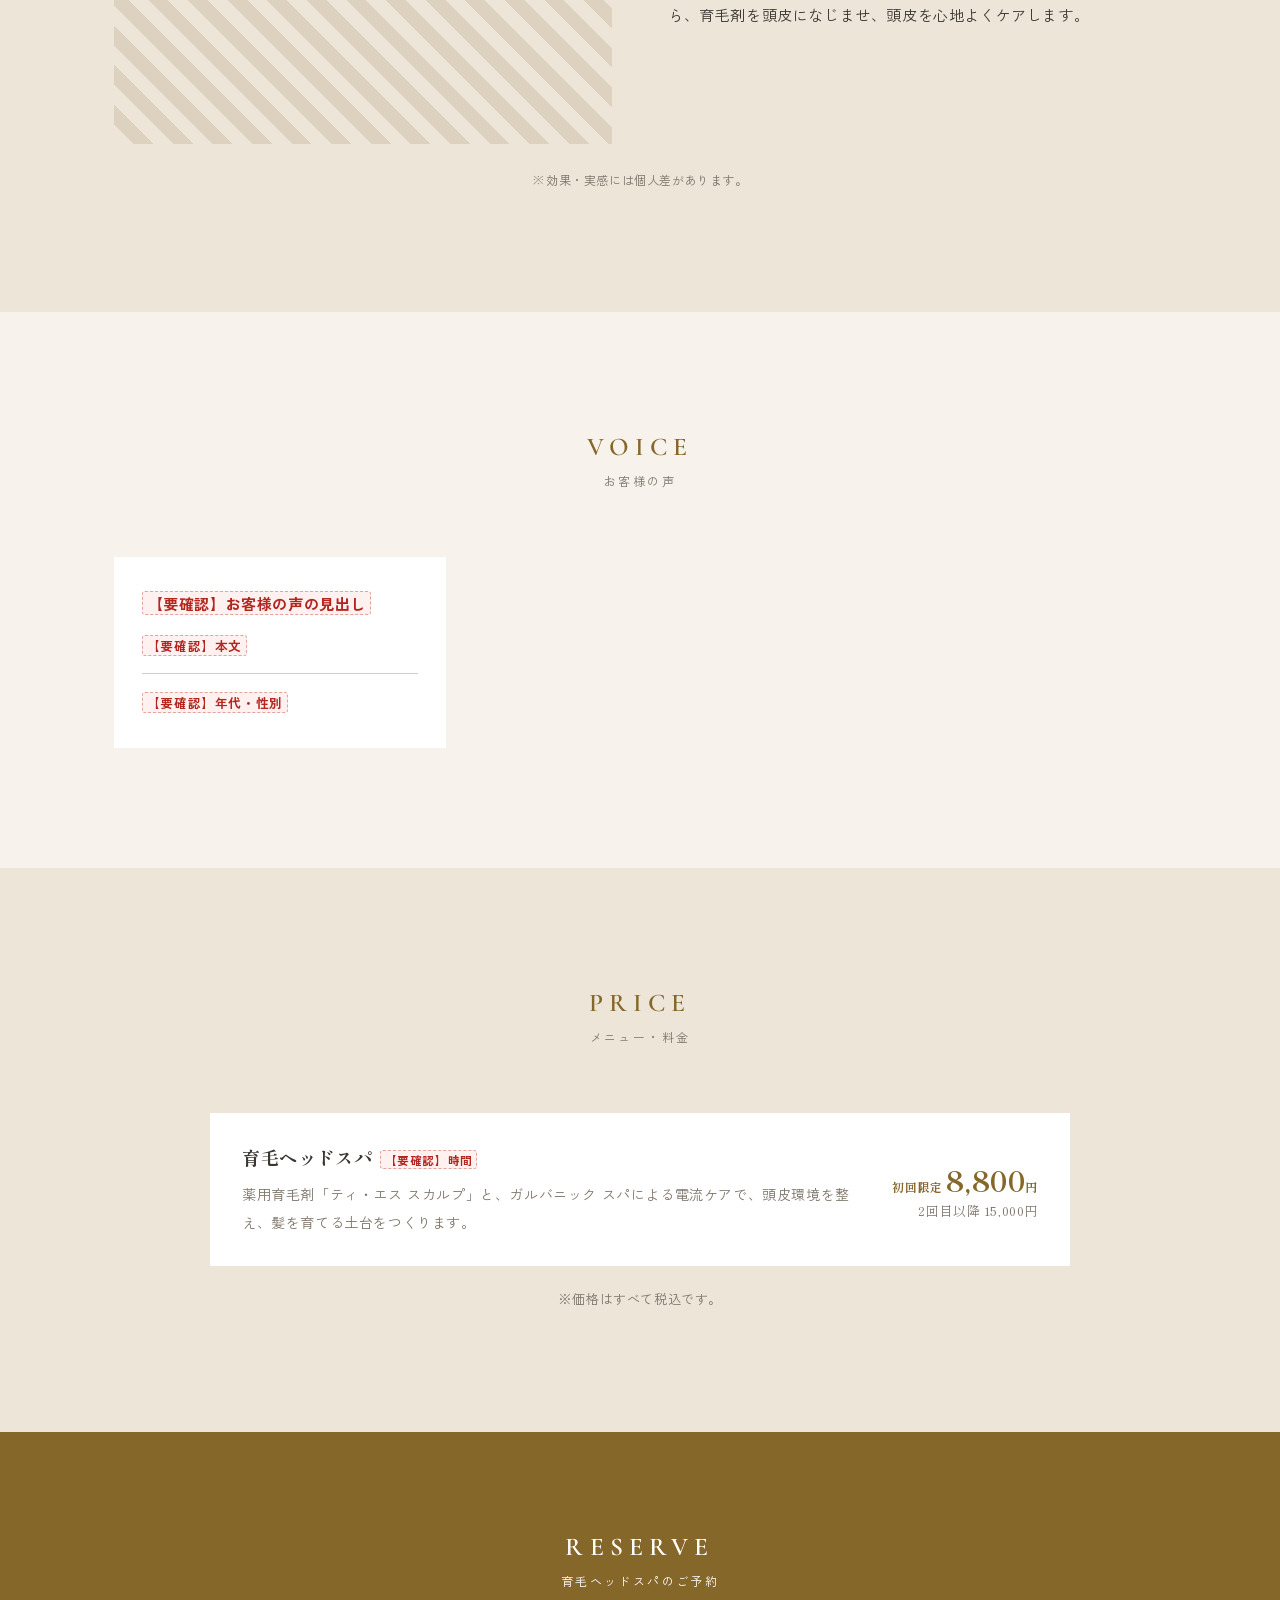
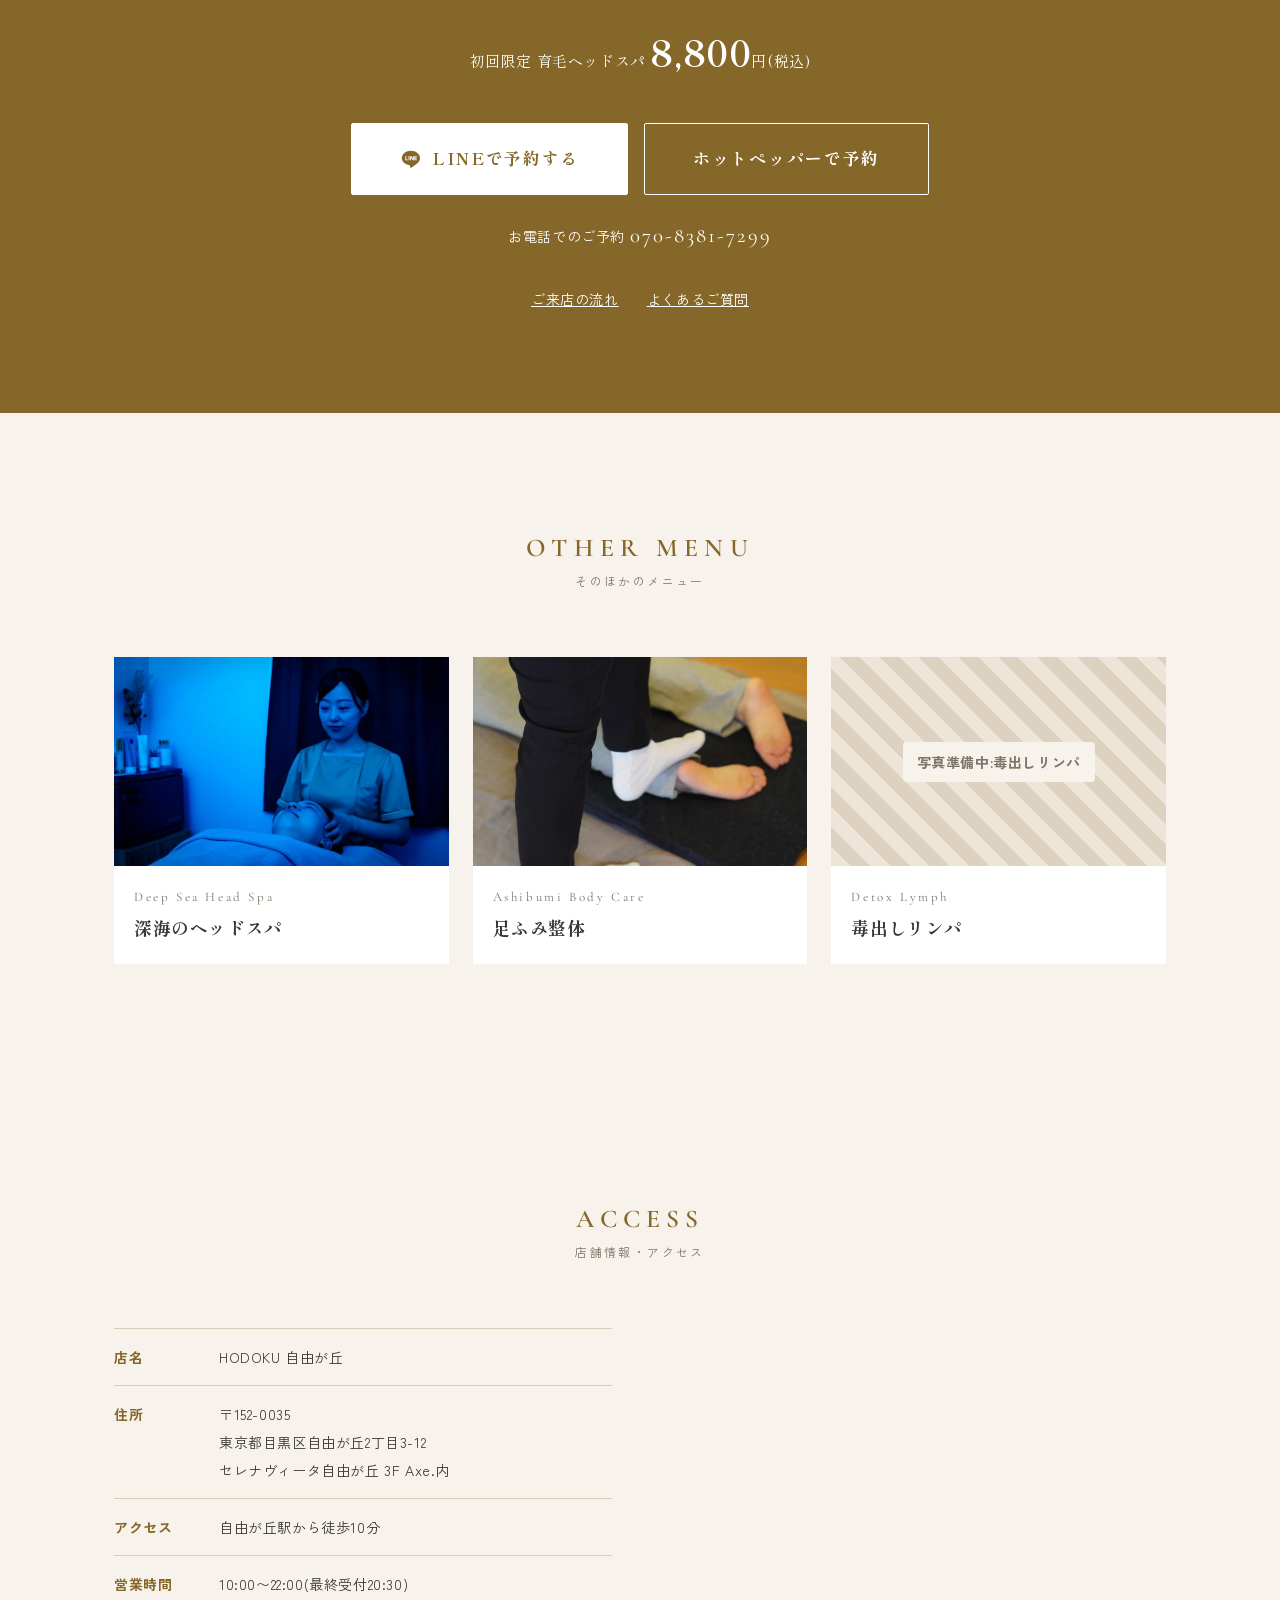
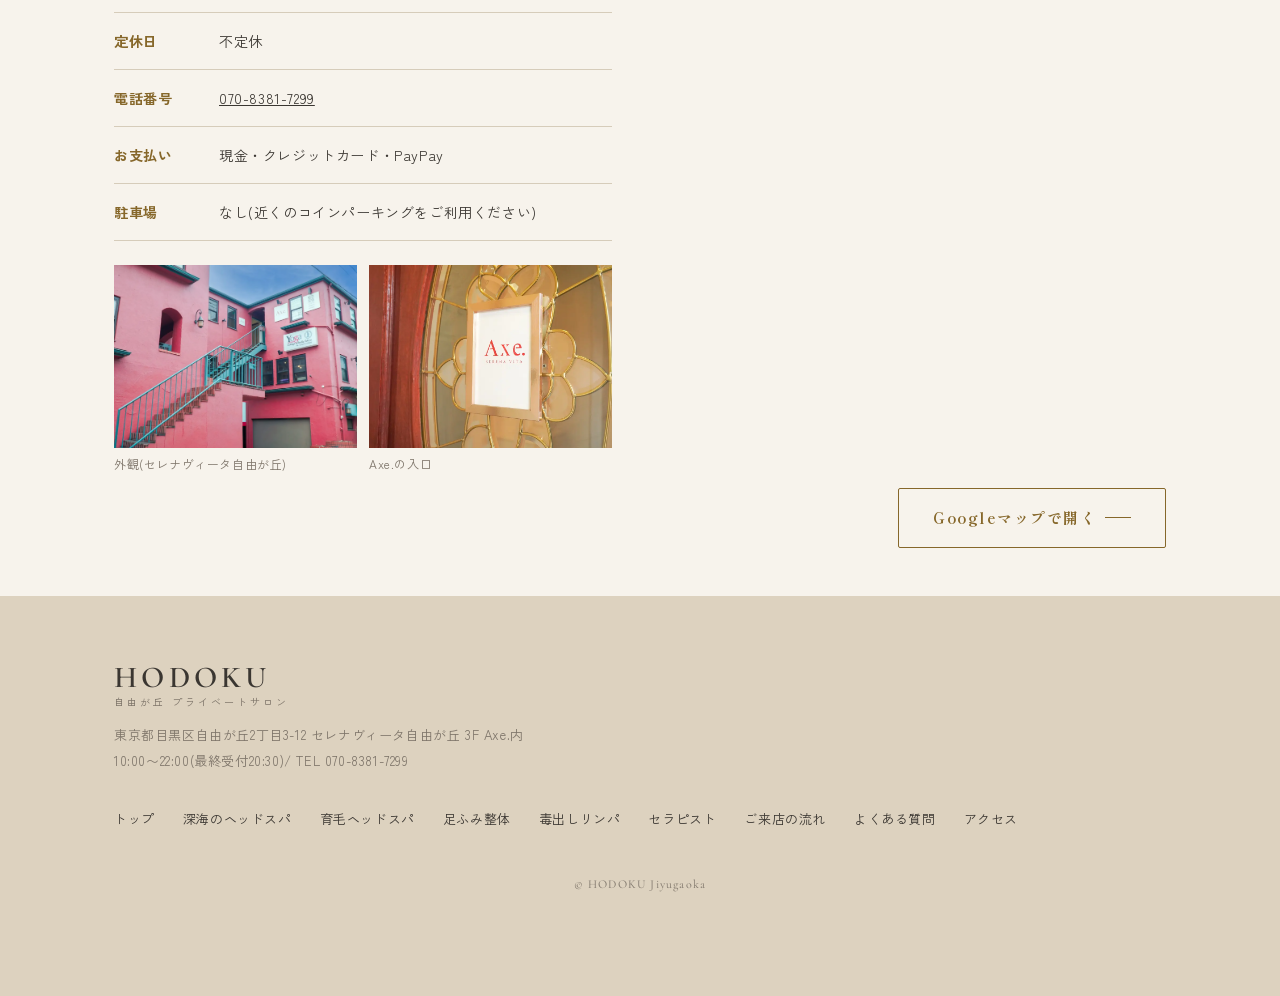
<file: ikumou-headspa.html>
<!DOCTYPE html>
<html lang="ja">
<head>
  <meta charset="UTF-8">
  <meta name="viewport" content="width=device-width, initial-scale=1">
  <title>育毛ヘッドスパ｜HODOKU 自由が丘</title>
  <meta name="description" content="ニュースキンの薬用育毛剤「ティ・エス スカルプ」とガルバニック スパの電流ケアで、頭皮環境を整え髪を育てる土台をつくる育毛ヘッドスパ。自由が丘駅徒歩10分、完全個室のHODOKU。初回8,800円。">
  <meta property="og:title" content="育毛ヘッドスパ｜HODOKU 自由が丘">
  <meta property="og:description" content="ニュースキンの薬用育毛剤「ティ・エス スカルプ」とガルバニック スパの電流ケアで、頭皮環境を整え髪を育てる土台をつくる育毛ヘッドスパ。自由が丘駅徒歩10分、完全個室のHODOKU。初回8,800円。">
  <meta property="og:type" content="website">
  <meta property="og:url" content="https://torontoriraku-cpu.github.io/hodoku-jiyugaoka/ikumou-headspa.html">
  <meta property="og:image" content="https://torontoriraku-cpu.github.io/hodoku-jiyugaoka/images/ogp.jpg">
  <meta name="twitter:card" content="summary_large_image">
  <link rel="icon" href="favicon.ico" sizes="any">
  <link rel="icon" href="images/icon-192.png" type="image/png" sizes="192x192">
  <link rel="apple-touch-icon" href="images/apple-touch-icon.png">
  <link rel="canonical" href="https://torontoriraku-cpu.github.io/hodoku-jiyugaoka/ikumou-headspa.html">
  <link rel="preconnect" href="https://fonts.googleapis.com">
  <link rel="preconnect" href="https://fonts.gstatic.com" crossorigin>
  <link href="https://fonts.googleapis.com/css2?family=Shippori+Mincho:wght@500;700&family=Zen+Kaku+Gothic+New:wght@400;500;700&family=Cormorant+Garamond:wght@500;600&display=swap" rel="stylesheet">
  <link rel="stylesheet" href="css/style.css?v=20261101e">
</head>
<body id="top" class="theme-ikumou">

  <header class="header header--solid">
    <div class="header__inner">
      <a href="index.html" class="logo" aria-label="HODOKU 自由が丘 トップへ">
        <span class="logo__en">HODOKU</span>
        <span class="logo__sub">自由が丘 プライベートサロン</span>
      </a>
      <nav class="gnav" id="gnav" aria-label="メインメニュー">
        <ul class="gnav__list">
          <li><a href="index.html#concept">CONCEPT<small>コンセプト</small></a></li>
          <li class="gnav__has-sub">
            <a href="index.html#menu">MENU<small>メニュー</small></a>
            <ul class="gnav__sub">
              <li><a href="shinkai-headspa.html" class="theme-shinkai"><span class="gnav__sub-en">Deep Sea Head Spa</span>深海のヘッドスパ</a></li>
              <li><a href="ikumou-headspa.html" class="theme-ikumou"><span class="gnav__sub-en">Scalp Care Head Spa</span>育毛ヘッドスパ</a></li>
              <li><a href="ashibumi.html" class="theme-ashibumi"><span class="gnav__sub-en">Ashibumi Body Care</span>足ふみ整体</a></li>
              <li><a href="lymph.html" class="theme-lymph"><span class="gnav__sub-en">Detox Lymph</span>毒出しリンパ</a></li>
            </ul>
          </li>
          <li><a href="index.html#feature">FEATURE<small>特徴</small></a></li>
          <li><a href="index.html#therapist">THERAPIST<small>セラピスト</small></a></li>
          <li><a href="index.html#faq">FAQ<small>よくある質問</small></a></li>
          <li><a href="index.html#access">ACCESS<small>アクセス</small></a></li>
        </ul>
        <a href="https://lin.ee/PEUslwN" class="btn btn--fill gnav__cta" target="_blank" rel="noopener"><svg class="ico" viewBox="0 0 24 24" aria-hidden="true"><path fill="currentColor" d="M12 3C6.5 3 2 6.6 2 11c0 3.9 3.5 7.2 8.3 7.9.3.1.8.2.9.5.1.3.1.7 0 .9l-.1.9c0 .3-.2 1 .9.5 1.1-.5 5.8-3.4 7.9-5.8C21.4 14.4 22 12.8 22 11c0-4.4-4.5-8-10-8Zm-3.6 10.6H6.4a.5.5 0 0 1-.5-.5V9.2a.5.5 0 0 1 1 0v3.4h1.5a.5.5 0 0 1 0 1Zm2-.5a.5.5 0 0 1-1 0V9.2a.5.5 0 0 1 1 0v3.9Zm4.7 0a.5.5 0 0 1-.9.3l-2-2.7v2.4a.5.5 0 0 1-1 0V9.2a.5.5 0 0 1 .9-.3l2 2.7V9.2a.5.5 0 0 1 1 0v3.9Zm3.1-2.4a.5.5 0 0 1 0 1h-1.5v.9h1.5a.5.5 0 0 1 0 1h-2a.5.5 0 0 1-.5-.5V9.2c0-.3.2-.5.5-.5h2a.5.5 0 0 1 0 1h-1.5v.9h1.5Z"/></svg>LINEで予約</a>
      </nav>
      <button class="hamburger" id="hamburger" type="button" aria-label="メニューを開く" aria-controls="gnav" aria-expanded="false">
        <span></span><span></span><span></span>
      </button>
    </div>
  </header>

  <main>

    <nav class="breadcrumb container" aria-label="パンくずリスト">
      <ol><li><a href="index.html">HODOKU トップ</a></li><li>育毛ヘッドスパ</li></ol>
    </nav>

    <!-- ===== FV ===== -->
    <section class="page-fv">
      <span class="ghost" aria-hidden="true">Scalp</span>
      <div class="container page-fv__inner">
        <div>
          <p class="page-fv__en">Scalp Care Head Spa</p>
          <h1 class="page-fv__title">育毛ヘッドスパ</h1>
          <p class="page-fv__catch">髪を育てる土台は、<br>頭皮から。</p>
          <p style="margin-top:14px">ニュースキンの薬用育毛剤「ティ・エス スカルプ」と、ガルバニック スパによる電流ケア。頭皮環境を整え、髪を育てる土台をつくります。</p>
          <div class="page-fv__offer"><span class="page-fv__offer-label">初回限定</span><span class="page-fv__offer-price"><s>通常15,000円</s><b>8,800</b>円(税込) <span class="todo">【要確認】施術時間</span></span></div>
          <a href="https://lin.ee/PEUslwN" class="btn btn--fill btn--lg" target="_blank" rel="noopener"><svg class="ico" viewBox="0 0 24 24" aria-hidden="true"><path fill="currentColor" d="M12 3C6.5 3 2 6.6 2 11c0 3.9 3.5 7.2 8.3 7.9.3.1.8.2.9.5.1.3.1.7 0 .9l-.1.9c0 .3-.2 1 .9.5 1.1-.5 5.8-3.4 7.9-5.8C21.4 14.4 22 12.8 22 11c0-4.4-4.5-8-10-8Zm-3.6 10.6H6.4a.5.5 0 0 1-.5-.5V9.2a.5.5 0 0 1 1 0v3.4h1.5a.5.5 0 0 1 0 1Zm2-.5a.5.5 0 0 1-1 0V9.2a.5.5 0 0 1 1 0v3.9Zm4.7 0a.5.5 0 0 1-.9.3l-2-2.7v2.4a.5.5 0 0 1-1 0V9.2a.5.5 0 0 1 .9-.3l2 2.7V9.2a.5.5 0 0 1 1 0v3.9Zm3.1-2.4a.5.5 0 0 1 0 1h-1.5v.9h1.5a.5.5 0 0 1 0 1h-2a.5.5 0 0 1-.5-.5V9.2c0-.3.2-.5.5-.5h2a.5.5 0 0 1 0 1h-1.5v.9h1.5Z"/></svg>LINEで予約する</a>
        </div>
        <figure class="page-fv__visual"><div class="photo-ph"><span>写真準備中:育毛ヘッドスパ</span></div></figure>
      </div>
    </section>
    <!-- ===== WORRY ===== -->
    <section class="section section--sand" id="worry">
      <div class="container">
        <div class="sec-head">
          <p class="sec-en">WORRY</p>
          <p class="sec-ja">こんなお悩みありませんか?</p>
        </div>

        <ul class="worry-list">
          <li><svg viewBox="0 0 24 24" aria-hidden="true"><circle cx="12" cy="12" r="10"/><path d="M7.5 12.5l3 3 6-6.5"/></svg><span>抜け毛が気になる</span></li>
          <li><svg viewBox="0 0 24 24" aria-hidden="true"><circle cx="12" cy="12" r="10"/><path d="M7.5 12.5l3 3 6-6.5"/></svg><span>髪のボリュームが減ってきた</span></li>
          <li><svg viewBox="0 0 24 24" aria-hidden="true"><circle cx="12" cy="12" r="10"/><path d="M7.5 12.5l3 3 6-6.5"/></svg><span>髪が細くなってきた気がする</span></li>
          <li><svg viewBox="0 0 24 24" aria-hidden="true"><circle cx="12" cy="12" r="10"/><path d="M7.5 12.5l3 3 6-6.5"/></svg><span>頭皮のかゆみ・フケが気になる</span></li>
          <li><svg viewBox="0 0 24 24" aria-hidden="true"><circle cx="12" cy="12" r="10"/><path d="M7.5 12.5l3 3 6-6.5"/></svg><span>産後・病後の抜け毛が気になる</span></li>
          <li><svg viewBox="0 0 24 24" aria-hidden="true"><circle cx="12" cy="12" r="10"/><path d="M7.5 12.5l3 3 6-6.5"/></svg><span>自宅のケアだけでは不安</span></li>
        </ul>
        <p class="worry__answer">髪を育てるには、まず<em>頭皮環境</em>を整えることから。<br>薬用育毛剤と電流ケアで、髪を育てる土台をつくります。</p>
      </div>
    </section>
    <!-- ===== REASON ===== -->
    <section class="section" id="reason">
      <div class="container">
        <div class="sec-head">
          <p class="sec-en">REASON</p>
          <p class="sec-ja">選ばれる理由</p>
          <h2 class="sec-title">育毛ヘッドスパの特徴</h2>
        </div>

        <ul class="reason-list">
          <li class="reason-item">
            <p class="reason-item__no">01</p>
            <h3>医薬部外品の薬用育毛剤</h3>
            <p>ニュースキンの「ティ・エス スカルプ 薬用エッセンス XVII」を使用。育毛・養毛、発毛促進、薄毛・抜け毛の予防などの効能が認められた医薬部外品です。</p>
          </li>
          <li class="reason-item">
            <p class="reason-item__no">02</p>
            <h3>ガルバニック スパの電流ケア</h3>
            <p>ニュースキンの美容機器「ガルバニック スパ」のスカルプ用アタッチメントで、微弱なガルバニック電流を使って頭皮をケアします。</p>
          </li>
          <li class="reason-item">
            <p class="reason-item__no">03</p>
            <h3>完全個室で、ゆったりと</h3>
            <p>周りの目を気にせず、髪や頭皮のお悩みをご相談いただけます。</p>
          </li>
        </ul>
      </div>
    </section>
    <!-- ===== DETAIL ===== -->
    <section class="section section--sand" id="detail">
      <div class="container">
        <div class="sec-head">
          <p class="sec-en">DETAIL</p>
          <p class="sec-ja">施術について</p>
          <h2 class="sec-title">施術内容</h2>
        </div>

        <div class="detail__grid">
          <figure class="detail__photo"><div class="photo-ph"><span>写真準備中:育毛剤の写真</span></div></figure>
          <div class="detail__text">
            <h3>薬用育毛剤「ティ・エス スカルプ」</h3>
            <p>ニュースキンの「ティ・エス スカルプ 薬用エッセンス XVII」は、男性にも女性にもお使いいただける医薬部外品の育毛剤です。育毛・養毛、発毛促進、薄毛・抜け毛の予防などの効能が認められています。</p>
          </div>
        </div>
        <div class="detail__grid">
          <figure class="detail__photo"><div class="photo-ph"><span>写真準備中:ガルバでの施術風景</span></div></figure>
          <div class="detail__text">
            <h3>ガルバニック スパの電流ケア</h3>
            <p>ニュースキンの美容機器「ガルバニック スパ」に、スカルプ用のアタッチメントを付けて使用します。微弱なガルバニック電流を流しながら、育毛剤を頭皮になじませ、頭皮を心地よくケアします。</p>
          </div>
        </div>
        <p class="voice-note">※効果・実感には個人差があります。</p>
      </div>
    </section>
    <!-- ===== VOICE ===== -->
    <section class="section" id="voice">
      <div class="container">
        <div class="sec-head">
          <p class="sec-en">VOICE</p>
          <p class="sec-ja">お客様の声</p>
        </div>

        <ul class="voice-list">
          <li class="voice-item">
            <h3><span class="todo">【要確認】お客様の声の見出し</span></h3>
            <p><span class="todo">【要確認】本文</span></p>
            <p class="voice-item__who"><span class="todo">【要確認】年代・性別</span></p>
          </li>
        </ul>
      </div>
    </section>
    <!-- ===== PRICE ===== -->
    <section class="section section--sand" id="price">
      <div class="container">
        <div class="sec-head">
          <p class="sec-en">PRICE</p>
          <p class="sec-ja">メニュー・料金</p>
        </div>

        <div class="price-list">
          <div class="price-item">
            <h3>育毛ヘッドスパ<small><span class="todo">【要確認】時間</span></small></h3>
            <p>薬用育毛剤「ティ・エス スカルプ」と、ガルバニック スパによる電流ケアで、頭皮環境を整え、髪を育てる土台をつくります。</p>
            <div class="price-item__price"><span class="price-item__first">初回限定 <b>8,800</b>円</span><span class="price-item__regular">2回目以降 15,000円</span></div>
          </div>
        </div>
        <p class="price-note">※価格はすべて税込です。</p>
      </div>
    </section>
    <!-- ===== RESERVE ===== -->
    <section class="reserve" id="reserve">
      <div class="container">
        <p class="sec-en">RESERVE</p>
        <p class="sec-ja">育毛ヘッドスパのご予約</p>
        <p class="reserve__offer">初回限定 育毛ヘッドスパ <b>8,800</b>円(税込)</p>
        <div class="reserve__btns">
          <a href="https://lin.ee/PEUslwN" class="btn btn--white btn--lg" target="_blank" rel="noopener"><svg class="ico" viewBox="0 0 24 24" aria-hidden="true"><path fill="currentColor" d="M12 3C6.5 3 2 6.6 2 11c0 3.9 3.5 7.2 8.3 7.9.3.1.8.2.9.5.1.3.1.7 0 .9l-.1.9c0 .3-.2 1 .9.5 1.1-.5 5.8-3.4 7.9-5.8C21.4 14.4 22 12.8 22 11c0-4.4-4.5-8-10-8Zm-3.6 10.6H6.4a.5.5 0 0 1-.5-.5V9.2a.5.5 0 0 1 1 0v3.4h1.5a.5.5 0 0 1 0 1Zm2-.5a.5.5 0 0 1-1 0V9.2a.5.5 0 0 1 1 0v3.9Zm4.7 0a.5.5 0 0 1-.9.3l-2-2.7v2.4a.5.5 0 0 1-1 0V9.2a.5.5 0 0 1 .9-.3l2 2.7V9.2a.5.5 0 0 1 1 0v3.9Zm3.1-2.4a.5.5 0 0 1 0 1h-1.5v.9h1.5a.5.5 0 0 1 0 1h-2a.5.5 0 0 1-.5-.5V9.2c0-.3.2-.5.5-.5h2a.5.5 0 0 1 0 1h-1.5v.9h1.5Z"/></svg>LINEで予約する</a>
          <a href="https://beauty.hotpepper.jp/kr/slnH000615638/" class="btn btn--line btn--lg" target="_blank" rel="noopener">ホットペッパーで予約</a>
        </div>
        <p class="reserve__tel">お電話でのご予約 <a href="tel:07083817299">070-8381-7299</a></p>
        <p class="reserve__links"><a href="index.html#flow">ご来店の流れ</a><a href="index.html#faq">よくあるご質問</a></p>
      </div>
    </section>

    <!-- ===== OTHER MENU ===== -->
    <section class="section" id="other">
      <div class="container">
        <div class="sec-head">
          <p class="sec-en">OTHER MENU</p>
          <p class="sec-ja">そのほかのメニュー</p>
        </div>

        <div class="other-menu">
          <a href="shinkai-headspa.html" class="theme-shinkai">
            <img src="images/treatment.webp" width="1200" height="900" alt="" loading="lazy">
            <div class="other-menu__body"><p class="other-menu__en">Deep Sea Head Spa</p><h3>深海のヘッドスパ</h3></div>
          </a>
          <a href="ashibumi.html" class="theme-ashibumi">
            <img src="images/ashibumi-1.webp" width="1200" height="900" alt="" loading="lazy">
            <div class="other-menu__body"><p class="other-menu__en">Ashibumi Body Care</p><h3>足ふみ整体</h3></div>
          </a>
          <a href="lymph.html" class="theme-lymph">
            <div class="photo-ph"><span>写真準備中:毒出しリンパ</span></div>
            <div class="other-menu__body"><p class="other-menu__en">Detox Lymph</p><h3>毒出しリンパ</h3></div>
          </a>
        </div>
      </div>
    </section>

    <!-- ===== ACCESS ===== -->
    <section class="section" id="access">
      <div class="container">
        <div class="sec-head">
          <p class="sec-en">ACCESS</p>
          <p class="sec-ja">店舗情報・アクセス</p>
        </div>
        <div class="access__grid">
          <div>
            <dl class="info-table">
              <dt>店名</dt><dd>HODOKU 自由が丘</dd>
              <dt>住所</dt><dd>〒152-0035<br>東京都目黒区自由が丘2丁目3-12<br>セレナヴィータ自由が丘 3F Axe.内</dd>
              <dt>アクセス</dt><dd>自由が丘駅から徒歩10分</dd>
              <dt>営業時間</dt><dd>10:00〜22:00(最終受付20:30)</dd>
              <dt>定休日</dt><dd>不定休</dd>
              <dt>電話番号</dt><dd><a href="tel:07083817299">070-8381-7299</a></dd>
              <dt>お支払い</dt><dd>現金・クレジットカード・PayPay</dd>
              <dt>駐車場</dt><dd>なし(近くのコインパーキングをご利用ください)</dd>
            </dl>
            <div class="access__photos">
              <figure><img src="images/exterior.webp" width="1200" height="900" alt="セレナヴィータ自由が丘の外観" loading="lazy"><figcaption>外観(セレナヴィータ自由が丘)</figcaption></figure>
              <figure><img src="images/entrance.webp" width="1200" height="900" alt="Axe.の入口" loading="lazy"><figcaption>Axe.の入口</figcaption></figure>
            </div>
          </div>
          <div class="access__map">
            <iframe src="https://www.google.com/maps?q=%E6%9D%B1%E4%BA%AC%E9%83%BD%E7%9B%AE%E9%BB%92%E5%8C%BA%E8%87%AA%E7%94%B1%E3%81%8C%E4%B8%982-3-12&output=embed" title="HODOKU 自由が丘の地図" loading="lazy" referrerpolicy="no-referrer-when-downgrade"></iframe>
            <p style="margin-top:12px;text-align:right"><a href="https://share.google/C0satFyDOxvG9p221" target="_blank" rel="noopener" class="btn btn--line btn-arrow">Googleマップで開く</a></p>
          </div>
        </div>
      </div>
    </section>

  </main>

  <footer class="footer">
    <div class="container">
      <div class="footer__inner">
        <div>
          <a href="index.html" class="logo"><span class="logo__en">HODOKU</span><span class="logo__sub">自由が丘 プライベートサロン</span></a>
          <p class="footer__addr">東京都目黒区自由が丘2丁目3-12 セレナヴィータ自由が丘 3F Axe.内<br>10:00〜22:00(最終受付20:30)/ TEL 070-8381-7299</p>
        </div>
        <nav class="footer__nav" aria-label="サイトマップ">
          <a href="index.html">トップ</a>
          <a href="shinkai-headspa.html">深海のヘッドスパ</a>
          <a href="ikumou-headspa.html">育毛ヘッドスパ</a>
          <a href="ashibumi.html">足ふみ整体</a>
          <a href="lymph.html">毒出しリンパ</a>
          <a href="index.html#therapist">セラピスト</a>
          <a href="index.html#flow">ご来店の流れ</a>
          <a href="index.html#faq">よくある質問</a>
          <a href="index.html#access">アクセス</a>
        </nav>
      </div>
      <p class="footer__copy">&copy; HODOKU Jiyugaoka</p>
    </div>
  </footer>

  <div class="fixed-cta" id="fixedCta">
    <a href="https://lin.ee/PEUslwN" class="btn btn--fill" target="_blank" rel="noopener"><svg class="ico" viewBox="0 0 24 24" aria-hidden="true"><path fill="currentColor" d="M12 3C6.5 3 2 6.6 2 11c0 3.9 3.5 7.2 8.3 7.9.3.1.8.2.9.5.1.3.1.7 0 .9l-.1.9c0 .3-.2 1 .9.5 1.1-.5 5.8-3.4 7.9-5.8C21.4 14.4 22 12.8 22 11c0-4.4-4.5-8-10-8Zm-3.6 10.6H6.4a.5.5 0 0 1-.5-.5V9.2a.5.5 0 0 1 1 0v3.4h1.5a.5.5 0 0 1 0 1Zm2-.5a.5.5 0 0 1-1 0V9.2a.5.5 0 0 1 1 0v3.9Zm4.7 0a.5.5 0 0 1-.9.3l-2-2.7v2.4a.5.5 0 0 1-1 0V9.2a.5.5 0 0 1 .9-.3l2 2.7V9.2a.5.5 0 0 1 1 0v3.9Zm3.1-2.4a.5.5 0 0 1 0 1h-1.5v.9h1.5a.5.5 0 0 1 0 1h-2a.5.5 0 0 1-.5-.5V9.2c0-.3.2-.5.5-.5h2a.5.5 0 0 1 0 1h-1.5v.9h1.5Z"/></svg>LINEで予約</a>
    <a href="https://beauty.hotpepper.jp/kr/slnH000615638/" class="btn btn--line" target="_blank" rel="noopener">ホットペッパー</a>
  </div>
  <a href="#top" class="pagetop" id="pagetop" aria-label="ページの先頭へ">PAGE<br>TOP</a>

  <script src="js/main.js?v=20261101e"></script>
</body>
</html>
</file>
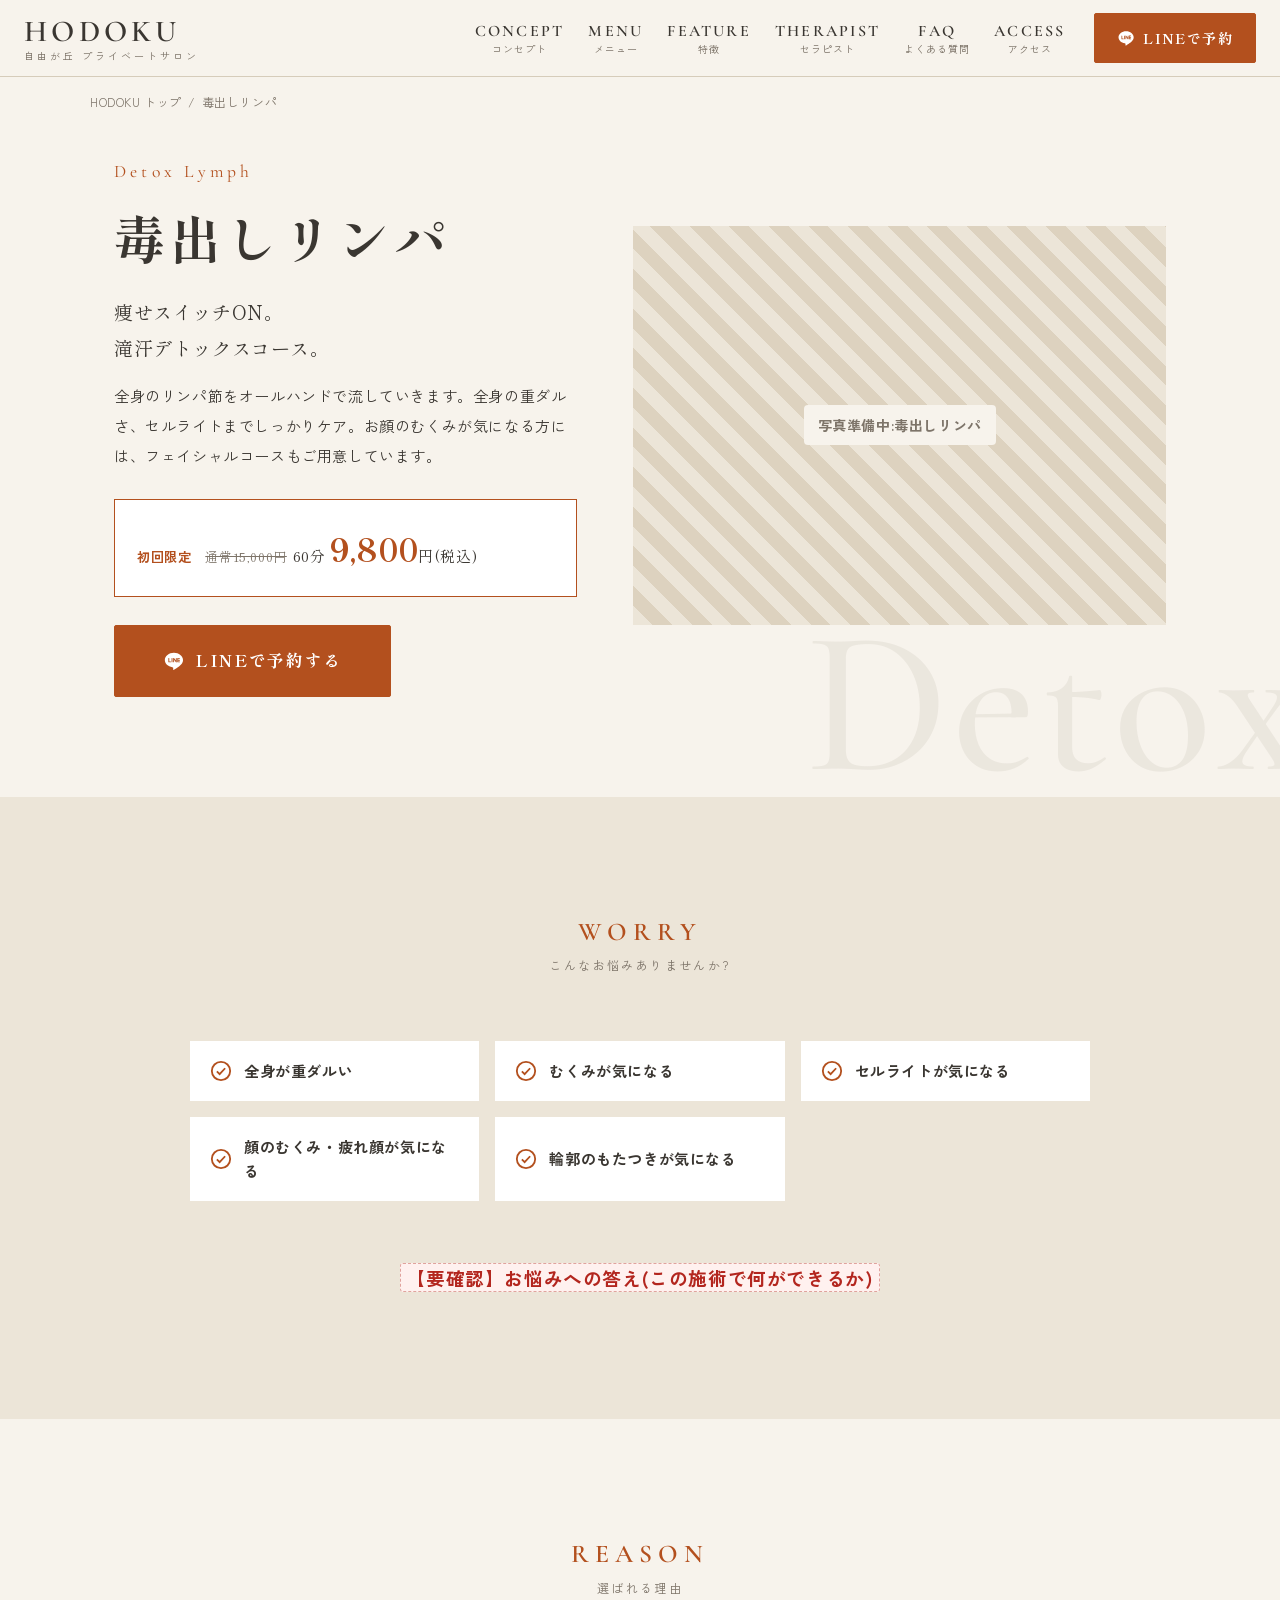
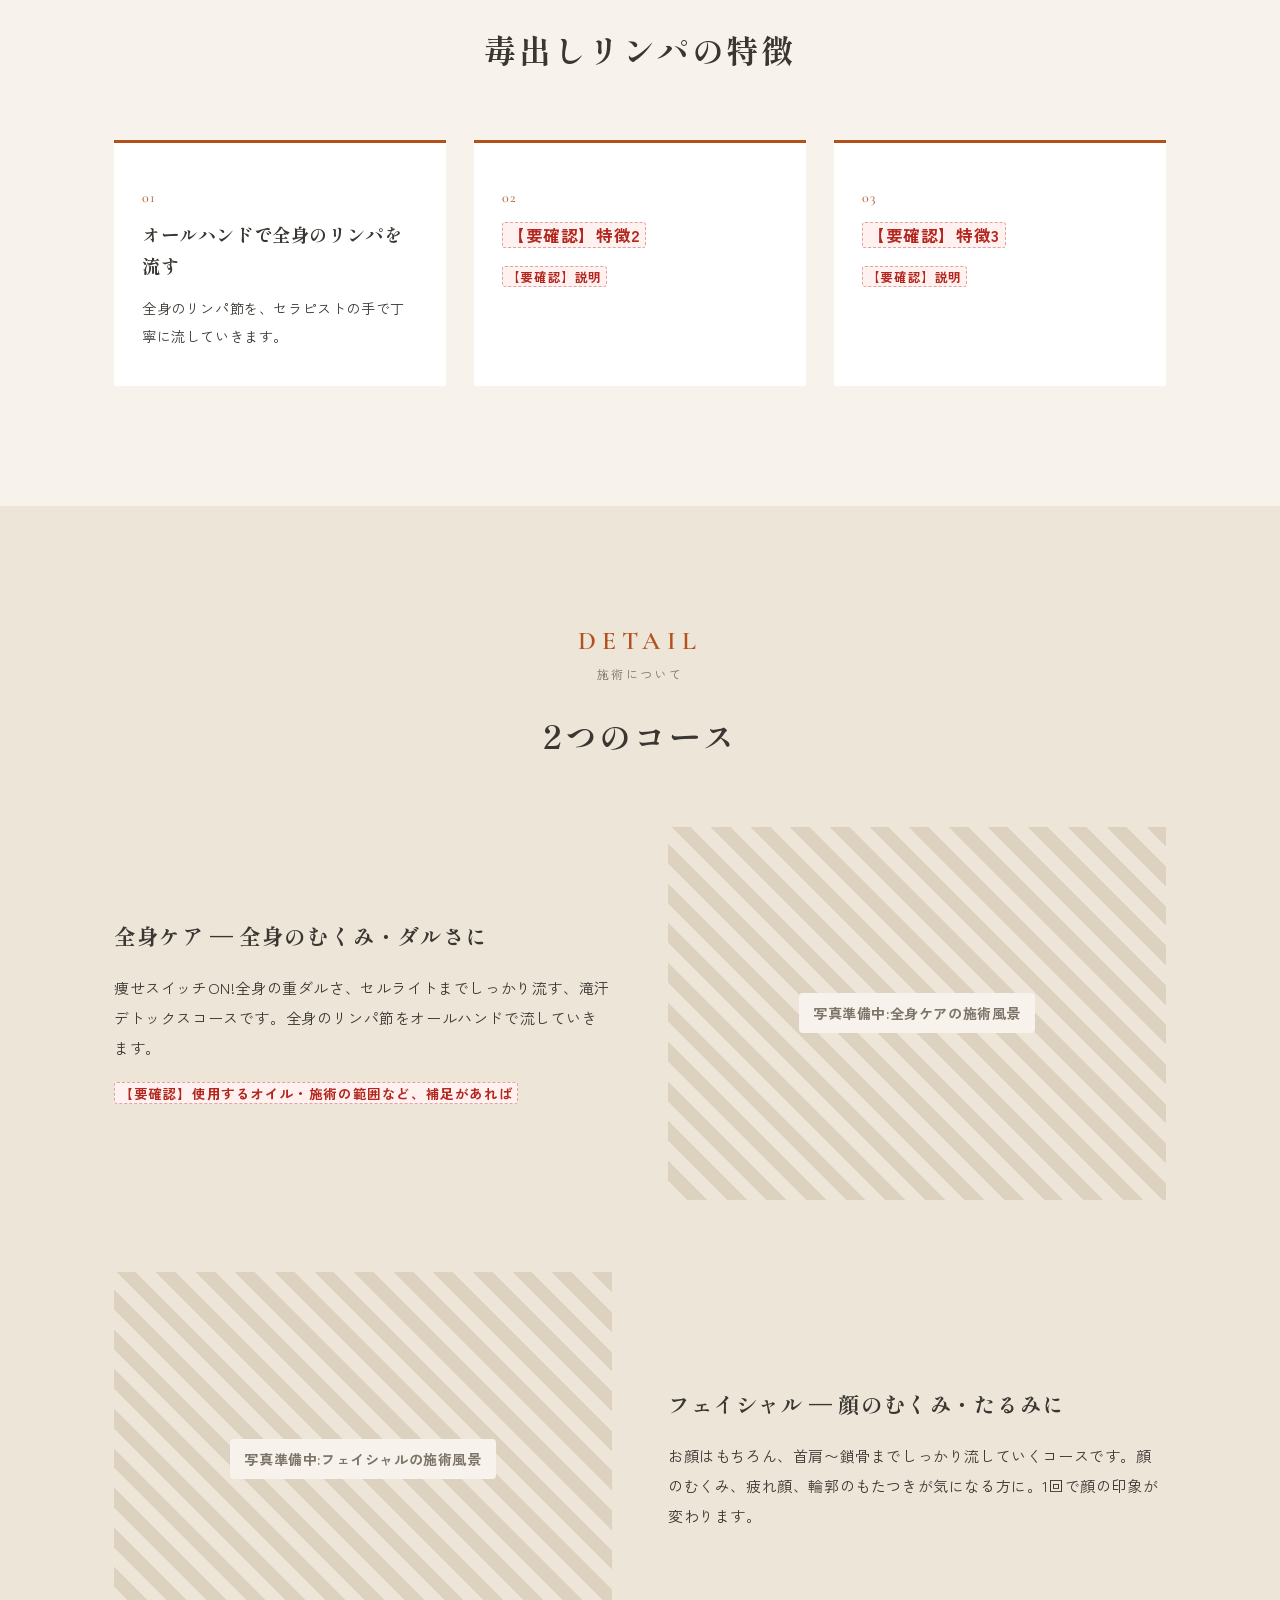
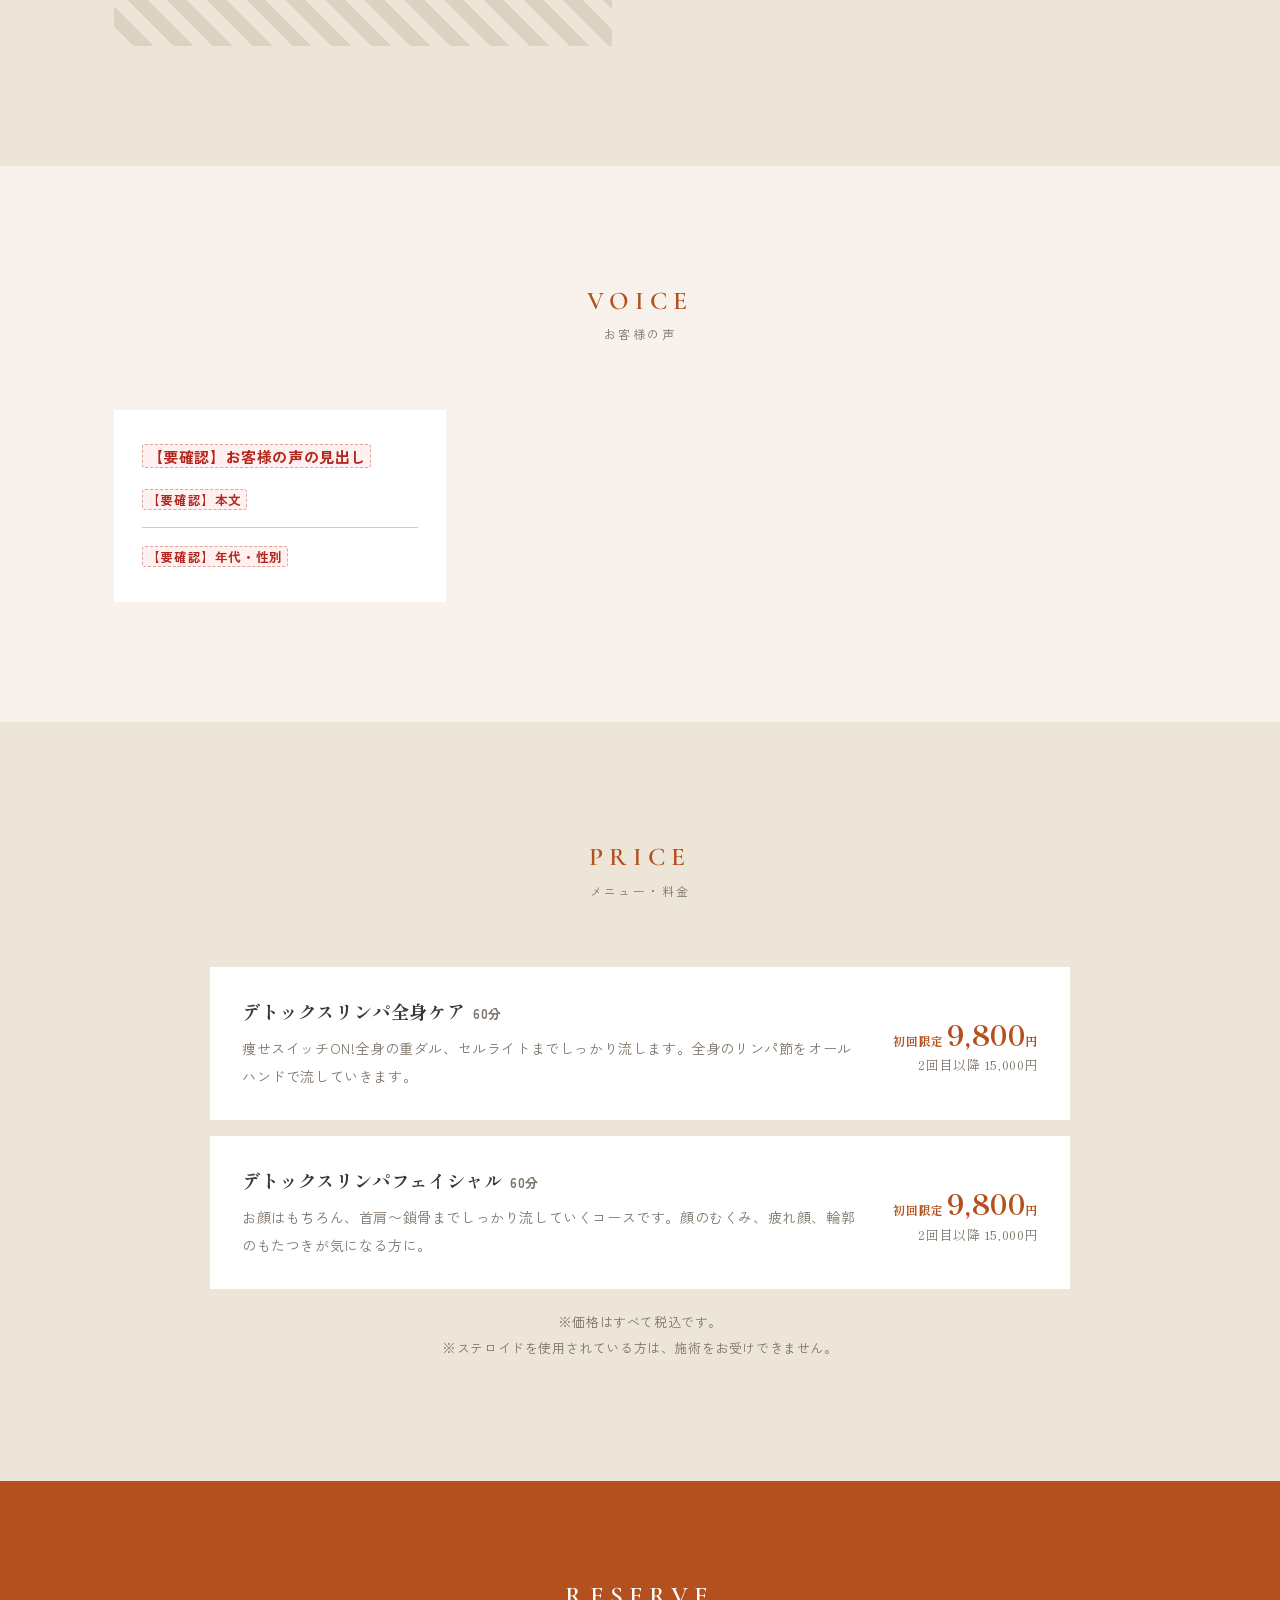
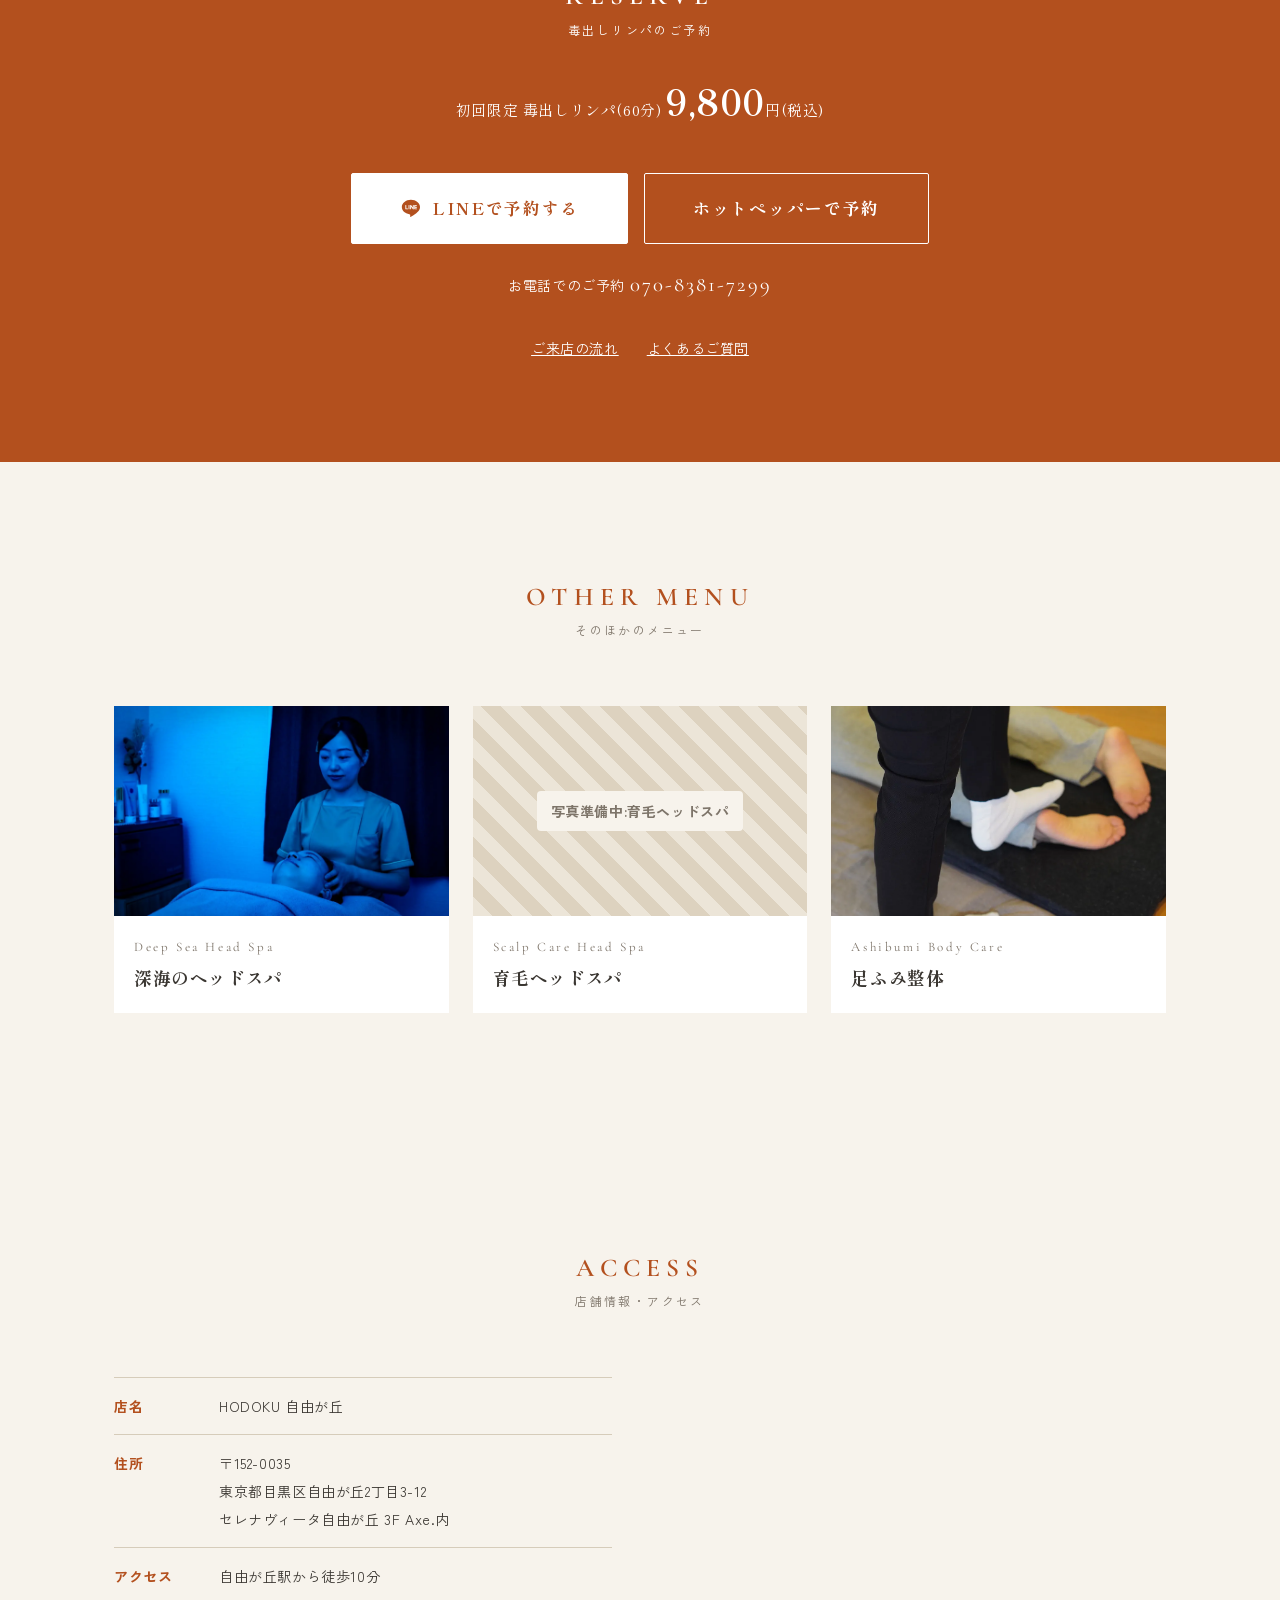
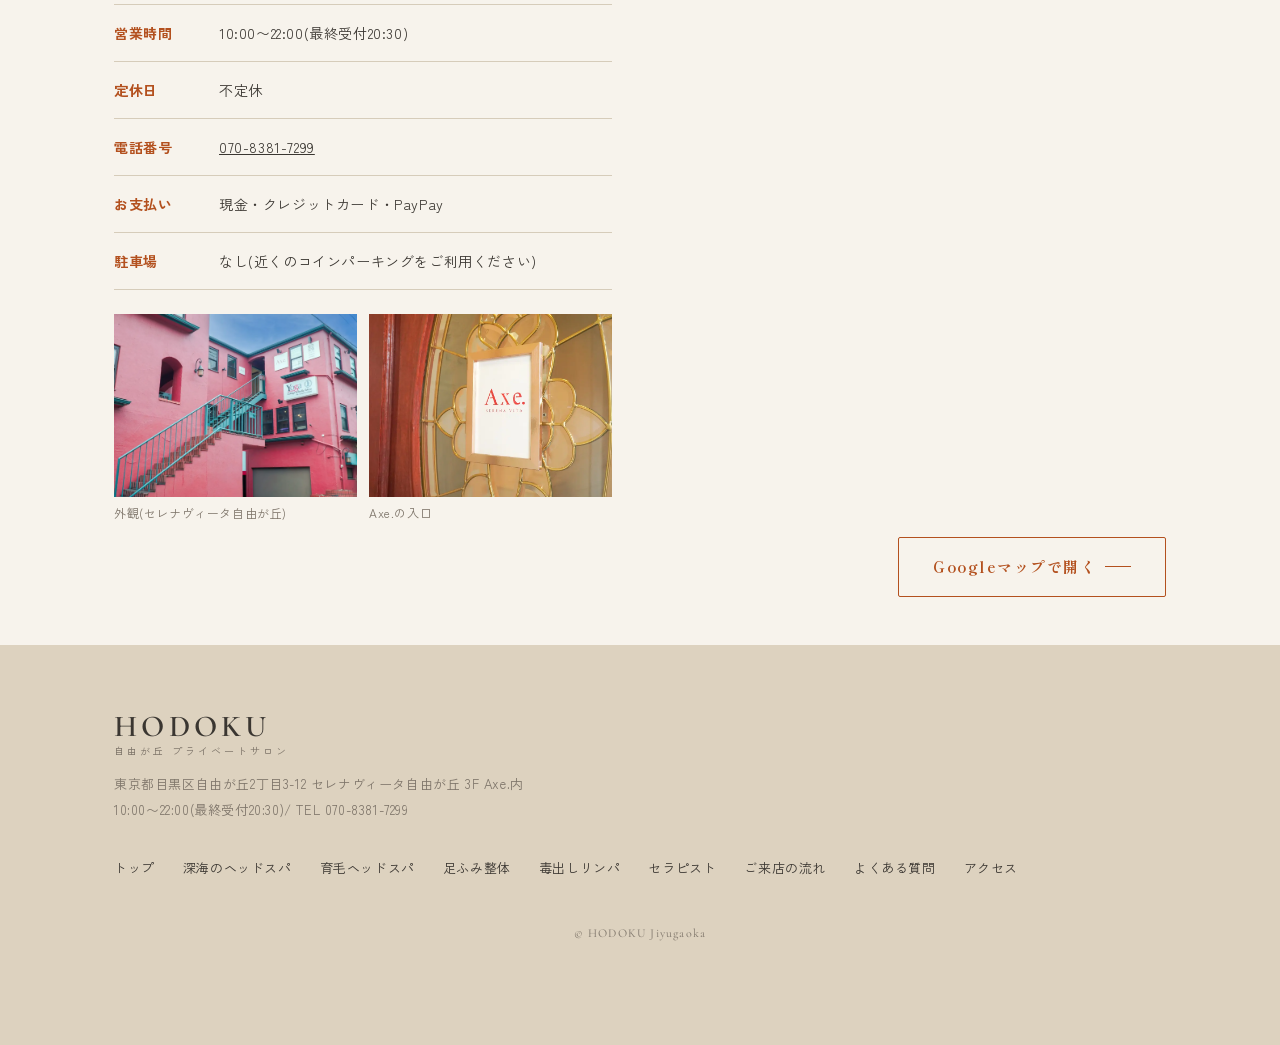
<file: lymph.html>
<!DOCTYPE html>
<html lang="ja">
<head>
  <meta charset="UTF-8">
  <meta name="viewport" content="width=device-width, initial-scale=1">
  <title>毒出しリンパ｜HODOKU 自由が丘</title>
  <meta name="description" content="全身のリンパ節をオールハンドで流す滝汗デトックスコースと、顔のむくみ・たるみに効くフェイシャル。自由が丘駅徒歩10分、完全個室のHODOKU。初回60分9,800円。">
  <meta property="og:title" content="毒出しリンパ｜HODOKU 自由が丘">
  <meta property="og:description" content="全身のリンパ節をオールハンドで流す滝汗デトックスコースと、顔のむくみ・たるみに効くフェイシャル。自由が丘駅徒歩10分、完全個室のHODOKU。初回60分9,800円。">
  <meta property="og:type" content="website">
  <meta property="og:url" content="https://torontoriraku-cpu.github.io/hodoku-jiyugaoka/lymph.html">
  <meta property="og:image" content="https://torontoriraku-cpu.github.io/hodoku-jiyugaoka/images/ogp.jpg">
  <meta name="twitter:card" content="summary_large_image">
  <link rel="icon" href="favicon.ico" sizes="any">
  <link rel="icon" href="images/icon-192.png" type="image/png" sizes="192x192">
  <link rel="apple-touch-icon" href="images/apple-touch-icon.png">
  <link rel="canonical" href="https://torontoriraku-cpu.github.io/hodoku-jiyugaoka/lymph.html">
  <link rel="preconnect" href="https://fonts.googleapis.com">
  <link rel="preconnect" href="https://fonts.gstatic.com" crossorigin>
  <link href="https://fonts.googleapis.com/css2?family=Shippori+Mincho:wght@500;700&family=Zen+Kaku+Gothic+New:wght@400;500;700&family=Cormorant+Garamond:wght@500;600&display=swap" rel="stylesheet">
  <link rel="stylesheet" href="css/style.css?v=20261101e">
</head>
<body id="top" class="theme-lymph">

  <header class="header header--solid">
    <div class="header__inner">
      <a href="index.html" class="logo" aria-label="HODOKU 自由が丘 トップへ">
        <span class="logo__en">HODOKU</span>
        <span class="logo__sub">自由が丘 プライベートサロン</span>
      </a>
      <nav class="gnav" id="gnav" aria-label="メインメニュー">
        <ul class="gnav__list">
          <li><a href="index.html#concept">CONCEPT<small>コンセプト</small></a></li>
          <li class="gnav__has-sub">
            <a href="index.html#menu">MENU<small>メニュー</small></a>
            <ul class="gnav__sub">
              <li><a href="shinkai-headspa.html" class="theme-shinkai"><span class="gnav__sub-en">Deep Sea Head Spa</span>深海のヘッドスパ</a></li>
              <li><a href="ikumou-headspa.html" class="theme-ikumou"><span class="gnav__sub-en">Scalp Care Head Spa</span>育毛ヘッドスパ</a></li>
              <li><a href="ashibumi.html" class="theme-ashibumi"><span class="gnav__sub-en">Ashibumi Body Care</span>足ふみ整体</a></li>
              <li><a href="lymph.html" class="theme-lymph"><span class="gnav__sub-en">Detox Lymph</span>毒出しリンパ</a></li>
            </ul>
          </li>
          <li><a href="index.html#feature">FEATURE<small>特徴</small></a></li>
          <li><a href="index.html#therapist">THERAPIST<small>セラピスト</small></a></li>
          <li><a href="index.html#faq">FAQ<small>よくある質問</small></a></li>
          <li><a href="index.html#access">ACCESS<small>アクセス</small></a></li>
        </ul>
        <a href="https://lin.ee/PEUslwN" class="btn btn--fill gnav__cta" target="_blank" rel="noopener"><svg class="ico" viewBox="0 0 24 24" aria-hidden="true"><path fill="currentColor" d="M12 3C6.5 3 2 6.6 2 11c0 3.9 3.5 7.2 8.3 7.9.3.1.8.2.9.5.1.3.1.7 0 .9l-.1.9c0 .3-.2 1 .9.5 1.1-.5 5.8-3.4 7.9-5.8C21.4 14.4 22 12.8 22 11c0-4.4-4.5-8-10-8Zm-3.6 10.6H6.4a.5.5 0 0 1-.5-.5V9.2a.5.5 0 0 1 1 0v3.4h1.5a.5.5 0 0 1 0 1Zm2-.5a.5.5 0 0 1-1 0V9.2a.5.5 0 0 1 1 0v3.9Zm4.7 0a.5.5 0 0 1-.9.3l-2-2.7v2.4a.5.5 0 0 1-1 0V9.2a.5.5 0 0 1 .9-.3l2 2.7V9.2a.5.5 0 0 1 1 0v3.9Zm3.1-2.4a.5.5 0 0 1 0 1h-1.5v.9h1.5a.5.5 0 0 1 0 1h-2a.5.5 0 0 1-.5-.5V9.2c0-.3.2-.5.5-.5h2a.5.5 0 0 1 0 1h-1.5v.9h1.5Z"/></svg>LINEで予約</a>
      </nav>
      <button class="hamburger" id="hamburger" type="button" aria-label="メニューを開く" aria-controls="gnav" aria-expanded="false">
        <span></span><span></span><span></span>
      </button>
    </div>
  </header>

  <main>

    <nav class="breadcrumb container" aria-label="パンくずリスト">
      <ol><li><a href="index.html">HODOKU トップ</a></li><li>毒出しリンパ</li></ol>
    </nav>

    <!-- ===== FV ===== -->
    <section class="page-fv">
      <span class="ghost" aria-hidden="true">Detox</span>
      <div class="container page-fv__inner">
        <div>
          <p class="page-fv__en">Detox Lymph</p>
          <h1 class="page-fv__title">毒出しリンパ</h1>
          <p class="page-fv__catch">痩せスイッチON。<br>滝汗デトックスコース。</p>
          <p style="margin-top:14px">全身のリンパ節をオールハンドで流していきます。全身の重ダルさ、セルライトまでしっかりケア。お顔のむくみが気になる方には、フェイシャルコースもご用意しています。</p>
          <div class="page-fv__offer"><span class="page-fv__offer-label">初回限定</span><span class="page-fv__offer-price"><s>通常15,000円</s>60分 <b>9,800</b>円(税込)</span></div>
          <a href="https://lin.ee/PEUslwN" class="btn btn--fill btn--lg" target="_blank" rel="noopener"><svg class="ico" viewBox="0 0 24 24" aria-hidden="true"><path fill="currentColor" d="M12 3C6.5 3 2 6.6 2 11c0 3.9 3.5 7.2 8.3 7.9.3.1.8.2.9.5.1.3.1.7 0 .9l-.1.9c0 .3-.2 1 .9.5 1.1-.5 5.8-3.4 7.9-5.8C21.4 14.4 22 12.8 22 11c0-4.4-4.5-8-10-8Zm-3.6 10.6H6.4a.5.5 0 0 1-.5-.5V9.2a.5.5 0 0 1 1 0v3.4h1.5a.5.5 0 0 1 0 1Zm2-.5a.5.5 0 0 1-1 0V9.2a.5.5 0 0 1 1 0v3.9Zm4.7 0a.5.5 0 0 1-.9.3l-2-2.7v2.4a.5.5 0 0 1-1 0V9.2a.5.5 0 0 1 .9-.3l2 2.7V9.2a.5.5 0 0 1 1 0v3.9Zm3.1-2.4a.5.5 0 0 1 0 1h-1.5v.9h1.5a.5.5 0 0 1 0 1h-2a.5.5 0 0 1-.5-.5V9.2c0-.3.2-.5.5-.5h2a.5.5 0 0 1 0 1h-1.5v.9h1.5Z"/></svg>LINEで予約する</a>
        </div>
        <figure class="page-fv__visual"><div class="photo-ph"><span>写真準備中:毒出しリンパ</span></div></figure>
      </div>
    </section>
    <!-- ===== WORRY ===== -->
    <section class="section section--sand" id="worry">
      <div class="container">
        <div class="sec-head">
          <p class="sec-en">WORRY</p>
          <p class="sec-ja">こんなお悩みありませんか?</p>
        </div>

        <ul class="worry-list">
          <li><svg viewBox="0 0 24 24" aria-hidden="true"><circle cx="12" cy="12" r="10"/><path d="M7.5 12.5l3 3 6-6.5"/></svg><span>全身が重ダルい</span></li>
          <li><svg viewBox="0 0 24 24" aria-hidden="true"><circle cx="12" cy="12" r="10"/><path d="M7.5 12.5l3 3 6-6.5"/></svg><span>むくみが気になる</span></li>
          <li><svg viewBox="0 0 24 24" aria-hidden="true"><circle cx="12" cy="12" r="10"/><path d="M7.5 12.5l3 3 6-6.5"/></svg><span>セルライトが気になる</span></li>
          <li><svg viewBox="0 0 24 24" aria-hidden="true"><circle cx="12" cy="12" r="10"/><path d="M7.5 12.5l3 3 6-6.5"/></svg><span>顔のむくみ・疲れ顔が気になる</span></li>
          <li><svg viewBox="0 0 24 24" aria-hidden="true"><circle cx="12" cy="12" r="10"/><path d="M7.5 12.5l3 3 6-6.5"/></svg><span>輪郭のもたつきが気になる</span></li>
        </ul>
        <p class="worry__answer"><span class="todo">【要確認】お悩みへの答え(この施術で何ができるか)</span></p>
      </div>
    </section>
    <!-- ===== REASON ===== -->
    <section class="section" id="reason">
      <div class="container">
        <div class="sec-head">
          <p class="sec-en">REASON</p>
          <p class="sec-ja">選ばれる理由</p>
          <h2 class="sec-title">毒出しリンパの特徴</h2>
        </div>

        <ul class="reason-list">
          <li class="reason-item">
            <p class="reason-item__no">01</p>
            <h3>オールハンドで全身のリンパを流す</h3>
            <p>全身のリンパ節を、セラピストの手で丁寧に流していきます。</p>
          </li>
          <li class="reason-item">
            <p class="reason-item__no">02</p>
            <h3><span class="todo">【要確認】特徴2</span></h3>
            <p><span class="todo">【要確認】説明</span></p>
          </li>
          <li class="reason-item">
            <p class="reason-item__no">03</p>
            <h3><span class="todo">【要確認】特徴3</span></h3>
            <p><span class="todo">【要確認】説明</span></p>
          </li>
        </ul>
      </div>
    </section>
    <!-- ===== DETAIL ===== -->
    <section class="section section--sand" id="detail">
      <div class="container">
        <div class="sec-head">
          <p class="sec-en">DETAIL</p>
          <p class="sec-ja">施術について</p>
          <h2 class="sec-title">2つのコース</h2>
        </div>

        <div class="detail__grid">
          <figure class="detail__photo"><div class="photo-ph"><span>写真準備中:全身ケアの施術風景</span></div></figure>
          <div class="detail__text">
            <h3>全身ケア ― 全身のむくみ・ダルさに</h3>
            <p>痩せスイッチON!全身の重ダルさ、セルライトまでしっかり流す、滝汗デトックスコースです。全身のリンパ節をオールハンドで流していきます。</p><p><span class="todo">【要確認】使用するオイル・施術の範囲など、補足があれば</span></p>
          </div>
        </div>
        <div class="detail__grid">
          <figure class="detail__photo"><div class="photo-ph"><span>写真準備中:フェイシャルの施術風景</span></div></figure>
          <div class="detail__text">
            <h3>フェイシャル ― 顔のむくみ・たるみに</h3>
            <p>お顔はもちろん、首肩〜鎖骨までしっかり流していくコースです。顔のむくみ、疲れ顔、輪郭のもたつきが気になる方に。1回で顔の印象が変わります。</p>
          </div>
        </div>

      </div>
    </section>
    <!-- ===== VOICE ===== -->
    <section class="section" id="voice">
      <div class="container">
        <div class="sec-head">
          <p class="sec-en">VOICE</p>
          <p class="sec-ja">お客様の声</p>
        </div>

        <ul class="voice-list">
          <li class="voice-item">
            <h3><span class="todo">【要確認】お客様の声の見出し</span></h3>
            <p><span class="todo">【要確認】本文</span></p>
            <p class="voice-item__who"><span class="todo">【要確認】年代・性別</span></p>
          </li>
        </ul>
      </div>
    </section>
    <!-- ===== PRICE ===== -->
    <section class="section section--sand" id="price">
      <div class="container">
        <div class="sec-head">
          <p class="sec-en">PRICE</p>
          <p class="sec-ja">メニュー・料金</p>
        </div>

        <div class="price-list">
          <div class="price-item">
            <h3>デトックスリンパ全身ケア<small>60分</small></h3>
            <p>痩せスイッチON!全身の重ダル、セルライトまでしっかり流します。全身のリンパ節をオールハンドで流していきます。</p>
            <div class="price-item__price"><span class="price-item__first">初回限定 <b>9,800</b>円</span><span class="price-item__regular">2回目以降 15,000円</span></div>
          </div>
          <div class="price-item">
            <h3>デトックスリンパフェイシャル<small>60分</small></h3>
            <p>お顔はもちろん、首肩〜鎖骨までしっかり流していくコースです。顔のむくみ、疲れ顔、輪郭のもたつきが気になる方に。</p>
            <div class="price-item__price"><span class="price-item__first">初回限定 <b>9,800</b>円</span><span class="price-item__regular">2回目以降 15,000円</span></div>
          </div>
        </div>
        <p class="price-note">※価格はすべて税込です。<br>※ステロイドを使用されている方は、施術をお受けできません。</p>
      </div>
    </section>
    <!-- ===== RESERVE ===== -->
    <section class="reserve" id="reserve">
      <div class="container">
        <p class="sec-en">RESERVE</p>
        <p class="sec-ja">毒出しリンパのご予約</p>
        <p class="reserve__offer">初回限定 毒出しリンパ(60分) <b>9,800</b>円(税込)</p>
        <div class="reserve__btns">
          <a href="https://lin.ee/PEUslwN" class="btn btn--white btn--lg" target="_blank" rel="noopener"><svg class="ico" viewBox="0 0 24 24" aria-hidden="true"><path fill="currentColor" d="M12 3C6.5 3 2 6.6 2 11c0 3.9 3.5 7.2 8.3 7.9.3.1.8.2.9.5.1.3.1.7 0 .9l-.1.9c0 .3-.2 1 .9.5 1.1-.5 5.8-3.4 7.9-5.8C21.4 14.4 22 12.8 22 11c0-4.4-4.5-8-10-8Zm-3.6 10.6H6.4a.5.5 0 0 1-.5-.5V9.2a.5.5 0 0 1 1 0v3.4h1.5a.5.5 0 0 1 0 1Zm2-.5a.5.5 0 0 1-1 0V9.2a.5.5 0 0 1 1 0v3.9Zm4.7 0a.5.5 0 0 1-.9.3l-2-2.7v2.4a.5.5 0 0 1-1 0V9.2a.5.5 0 0 1 .9-.3l2 2.7V9.2a.5.5 0 0 1 1 0v3.9Zm3.1-2.4a.5.5 0 0 1 0 1h-1.5v.9h1.5a.5.5 0 0 1 0 1h-2a.5.5 0 0 1-.5-.5V9.2c0-.3.2-.5.5-.5h2a.5.5 0 0 1 0 1h-1.5v.9h1.5Z"/></svg>LINEで予約する</a>
          <a href="https://beauty.hotpepper.jp/kr/slnH000615638/" class="btn btn--line btn--lg" target="_blank" rel="noopener">ホットペッパーで予約</a>
        </div>
        <p class="reserve__tel">お電話でのご予約 <a href="tel:07083817299">070-8381-7299</a></p>
        <p class="reserve__links"><a href="index.html#flow">ご来店の流れ</a><a href="index.html#faq">よくあるご質問</a></p>
      </div>
    </section>

    <!-- ===== OTHER MENU ===== -->
    <section class="section" id="other">
      <div class="container">
        <div class="sec-head">
          <p class="sec-en">OTHER MENU</p>
          <p class="sec-ja">そのほかのメニュー</p>
        </div>

        <div class="other-menu">
          <a href="shinkai-headspa.html" class="theme-shinkai">
            <img src="images/treatment.webp" width="1200" height="900" alt="" loading="lazy">
            <div class="other-menu__body"><p class="other-menu__en">Deep Sea Head Spa</p><h3>深海のヘッドスパ</h3></div>
          </a>
          <a href="ikumou-headspa.html" class="theme-ikumou">
            <div class="photo-ph"><span>写真準備中:育毛ヘッドスパ</span></div>
            <div class="other-menu__body"><p class="other-menu__en">Scalp Care Head Spa</p><h3>育毛ヘッドスパ</h3></div>
          </a>
          <a href="ashibumi.html" class="theme-ashibumi">
            <img src="images/ashibumi-1.webp" width="1200" height="900" alt="" loading="lazy">
            <div class="other-menu__body"><p class="other-menu__en">Ashibumi Body Care</p><h3>足ふみ整体</h3></div>
          </a>
        </div>
      </div>
    </section>

    <!-- ===== ACCESS ===== -->
    <section class="section" id="access">
      <div class="container">
        <div class="sec-head">
          <p class="sec-en">ACCESS</p>
          <p class="sec-ja">店舗情報・アクセス</p>
        </div>
        <div class="access__grid">
          <div>
            <dl class="info-table">
              <dt>店名</dt><dd>HODOKU 自由が丘</dd>
              <dt>住所</dt><dd>〒152-0035<br>東京都目黒区自由が丘2丁目3-12<br>セレナヴィータ自由が丘 3F Axe.内</dd>
              <dt>アクセス</dt><dd>自由が丘駅から徒歩10分</dd>
              <dt>営業時間</dt><dd>10:00〜22:00(最終受付20:30)</dd>
              <dt>定休日</dt><dd>不定休</dd>
              <dt>電話番号</dt><dd><a href="tel:07083817299">070-8381-7299</a></dd>
              <dt>お支払い</dt><dd>現金・クレジットカード・PayPay</dd>
              <dt>駐車場</dt><dd>なし(近くのコインパーキングをご利用ください)</dd>
            </dl>
            <div class="access__photos">
              <figure><img src="images/exterior.webp" width="1200" height="900" alt="セレナヴィータ自由が丘の外観" loading="lazy"><figcaption>外観(セレナヴィータ自由が丘)</figcaption></figure>
              <figure><img src="images/entrance.webp" width="1200" height="900" alt="Axe.の入口" loading="lazy"><figcaption>Axe.の入口</figcaption></figure>
            </div>
          </div>
          <div class="access__map">
            <iframe src="https://www.google.com/maps?q=%E6%9D%B1%E4%BA%AC%E9%83%BD%E7%9B%AE%E9%BB%92%E5%8C%BA%E8%87%AA%E7%94%B1%E3%81%8C%E4%B8%982-3-12&output=embed" title="HODOKU 自由が丘の地図" loading="lazy" referrerpolicy="no-referrer-when-downgrade"></iframe>
            <p style="margin-top:12px;text-align:right"><a href="https://share.google/C0satFyDOxvG9p221" target="_blank" rel="noopener" class="btn btn--line btn-arrow">Googleマップで開く</a></p>
          </div>
        </div>
      </div>
    </section>

  </main>

  <footer class="footer">
    <div class="container">
      <div class="footer__inner">
        <div>
          <a href="index.html" class="logo"><span class="logo__en">HODOKU</span><span class="logo__sub">自由が丘 プライベートサロン</span></a>
          <p class="footer__addr">東京都目黒区自由が丘2丁目3-12 セレナヴィータ自由が丘 3F Axe.内<br>10:00〜22:00(最終受付20:30)/ TEL 070-8381-7299</p>
        </div>
        <nav class="footer__nav" aria-label="サイトマップ">
          <a href="index.html">トップ</a>
          <a href="shinkai-headspa.html">深海のヘッドスパ</a>
          <a href="ikumou-headspa.html">育毛ヘッドスパ</a>
          <a href="ashibumi.html">足ふみ整体</a>
          <a href="lymph.html">毒出しリンパ</a>
          <a href="index.html#therapist">セラピスト</a>
          <a href="index.html#flow">ご来店の流れ</a>
          <a href="index.html#faq">よくある質問</a>
          <a href="index.html#access">アクセス</a>
        </nav>
      </div>
      <p class="footer__copy">&copy; HODOKU Jiyugaoka</p>
    </div>
  </footer>

  <div class="fixed-cta" id="fixedCta">
    <a href="https://lin.ee/PEUslwN" class="btn btn--fill" target="_blank" rel="noopener"><svg class="ico" viewBox="0 0 24 24" aria-hidden="true"><path fill="currentColor" d="M12 3C6.5 3 2 6.6 2 11c0 3.9 3.5 7.2 8.3 7.9.3.1.8.2.9.5.1.3.1.7 0 .9l-.1.9c0 .3-.2 1 .9.5 1.1-.5 5.8-3.4 7.9-5.8C21.4 14.4 22 12.8 22 11c0-4.4-4.5-8-10-8Zm-3.6 10.6H6.4a.5.5 0 0 1-.5-.5V9.2a.5.5 0 0 1 1 0v3.4h1.5a.5.5 0 0 1 0 1Zm2-.5a.5.5 0 0 1-1 0V9.2a.5.5 0 0 1 1 0v3.9Zm4.7 0a.5.5 0 0 1-.9.3l-2-2.7v2.4a.5.5 0 0 1-1 0V9.2a.5.5 0 0 1 .9-.3l2 2.7V9.2a.5.5 0 0 1 1 0v3.9Zm3.1-2.4a.5.5 0 0 1 0 1h-1.5v.9h1.5a.5.5 0 0 1 0 1h-2a.5.5 0 0 1-.5-.5V9.2c0-.3.2-.5.5-.5h2a.5.5 0 0 1 0 1h-1.5v.9h1.5Z"/></svg>LINEで予約</a>
    <a href="https://beauty.hotpepper.jp/kr/slnH000615638/" class="btn btn--line" target="_blank" rel="noopener">ホットペッパー</a>
  </div>
  <a href="#top" class="pagetop" id="pagetop" aria-label="ページの先頭へ">PAGE<br>TOP</a>

  <script src="js/main.js?v=20261101e"></script>
</body>
</html>
</file>
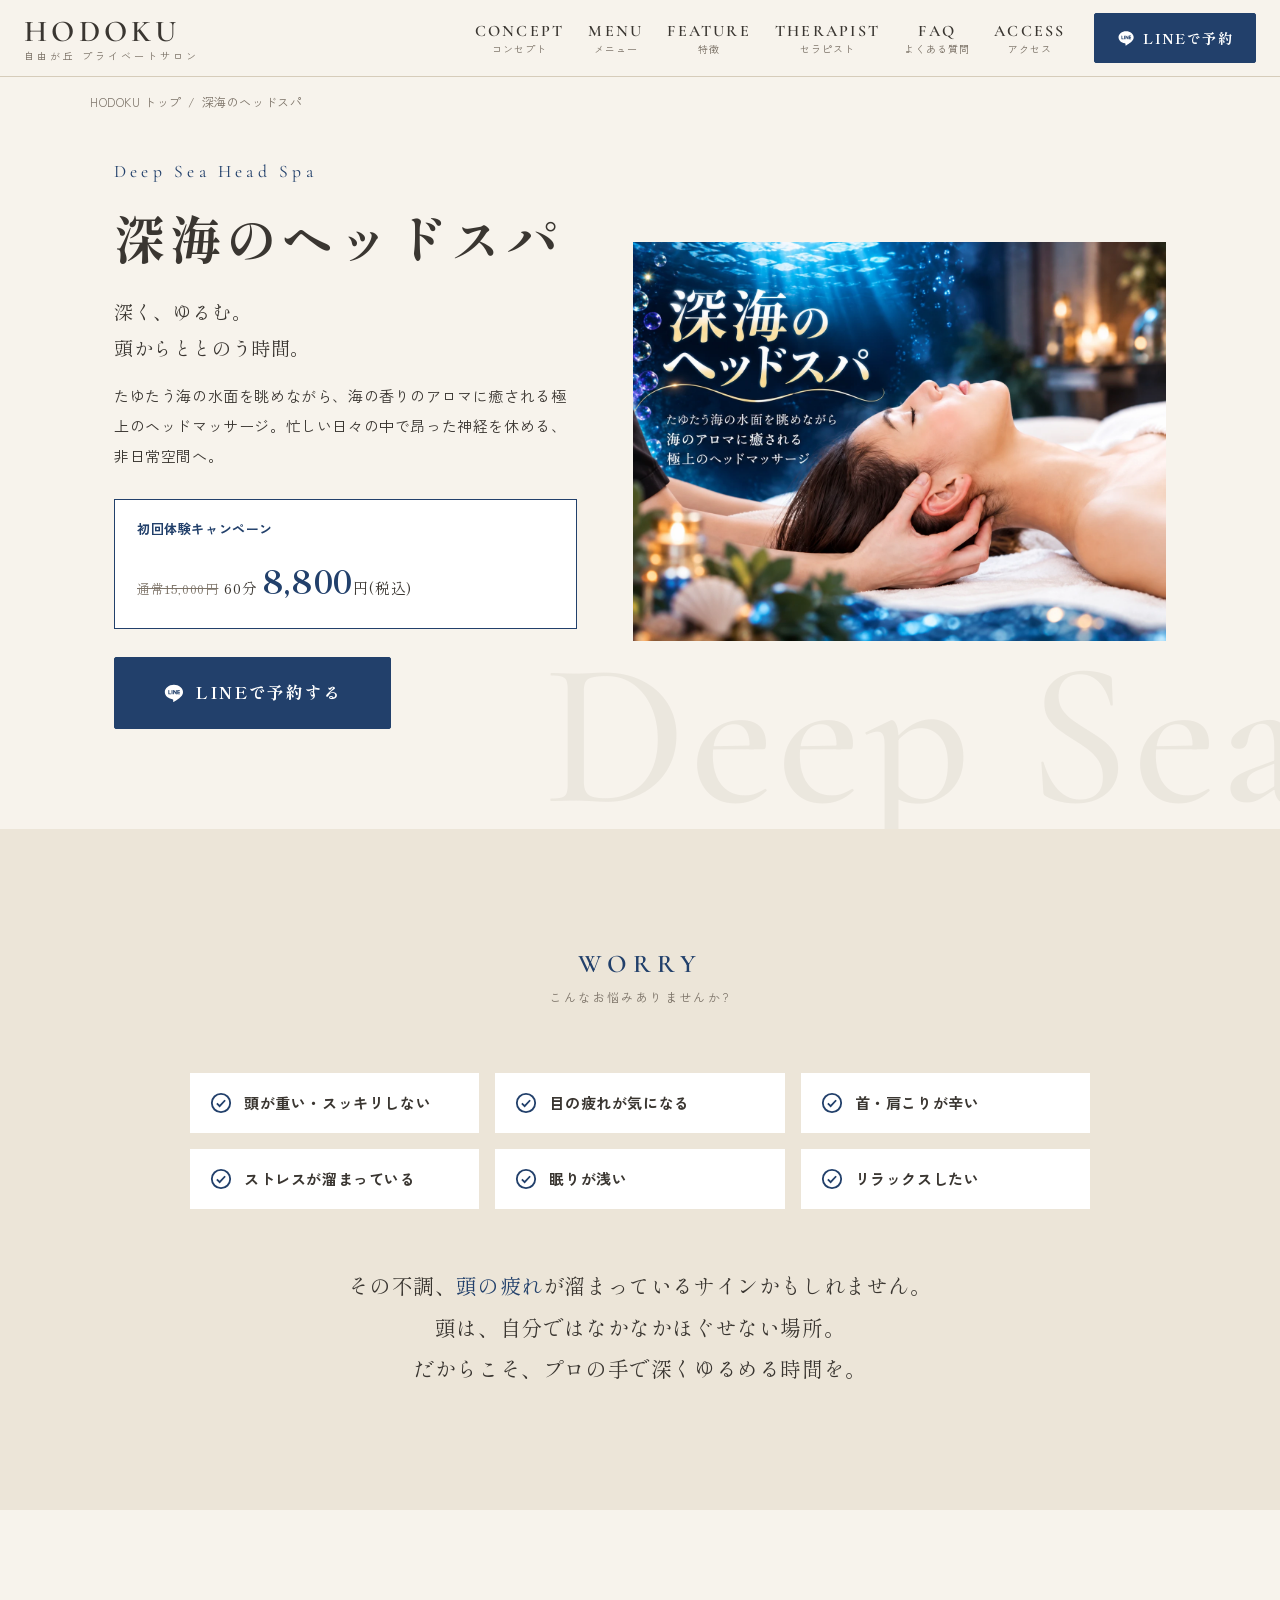
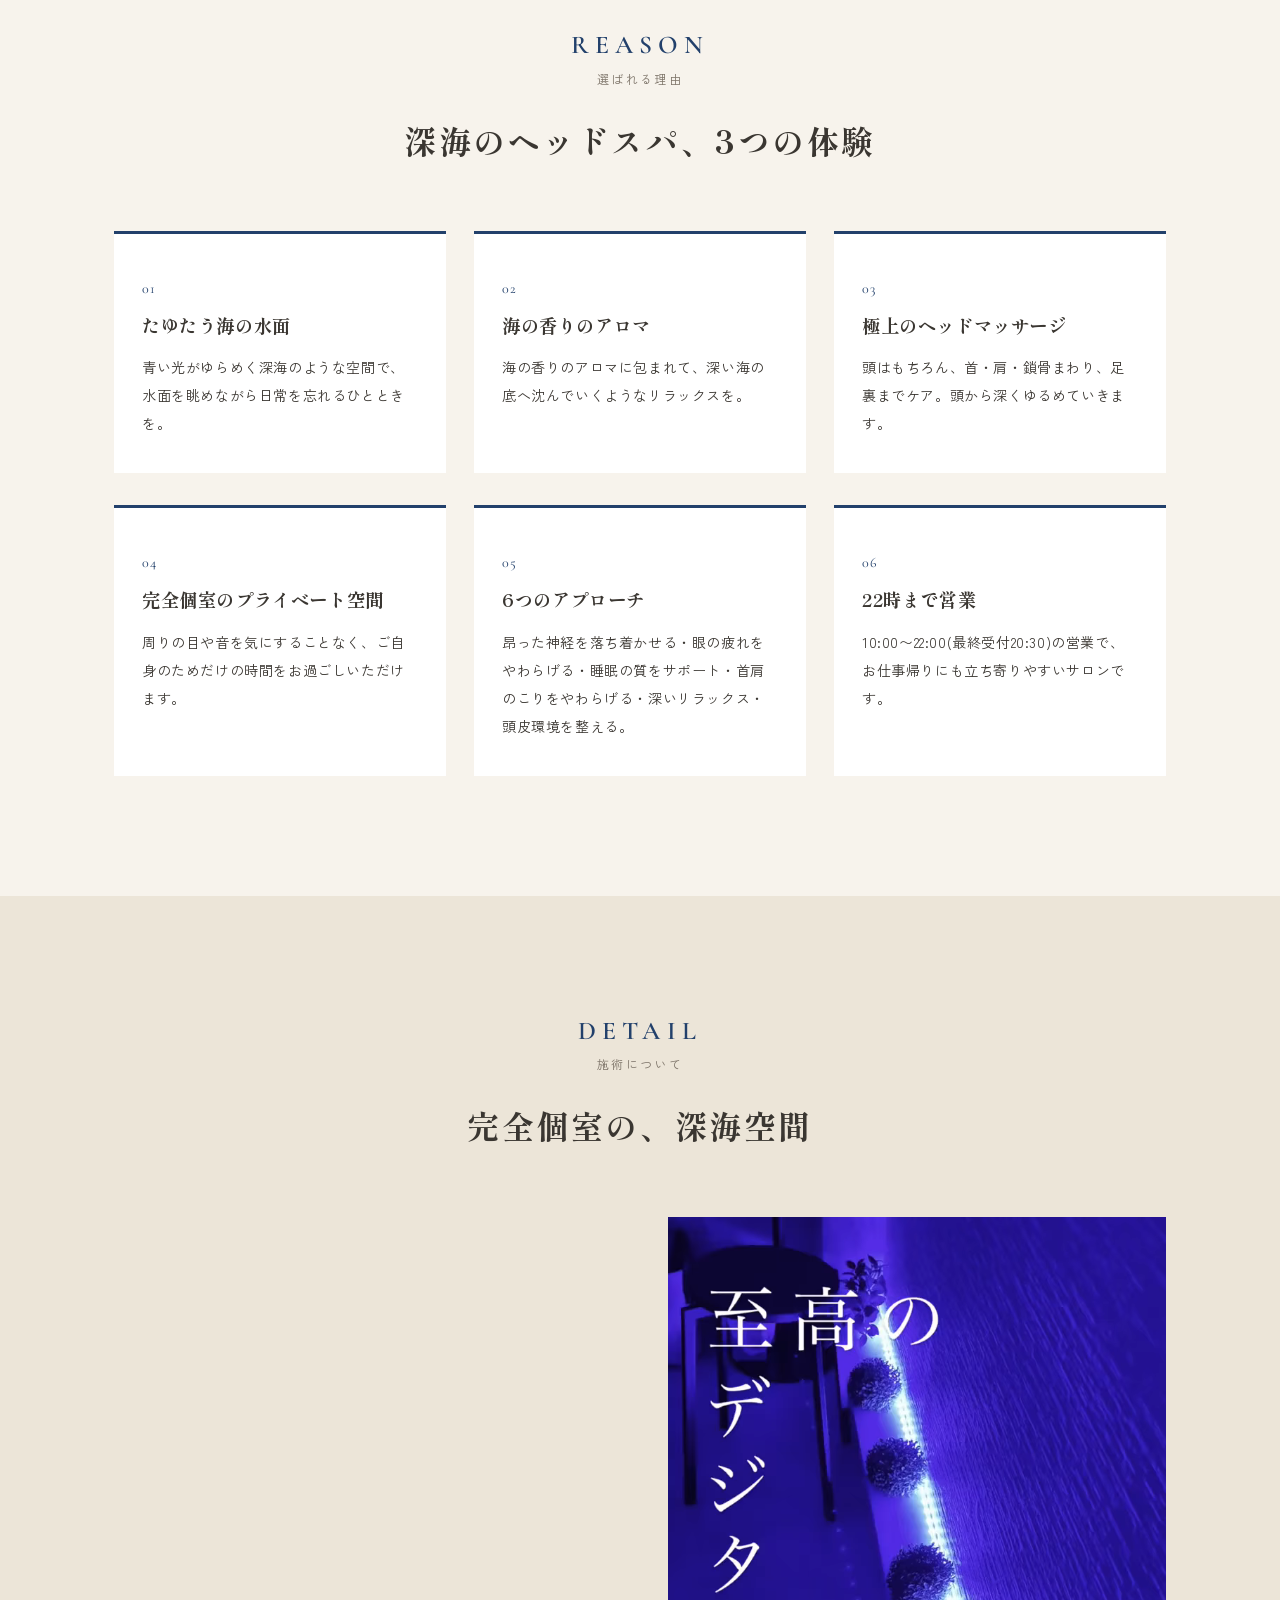
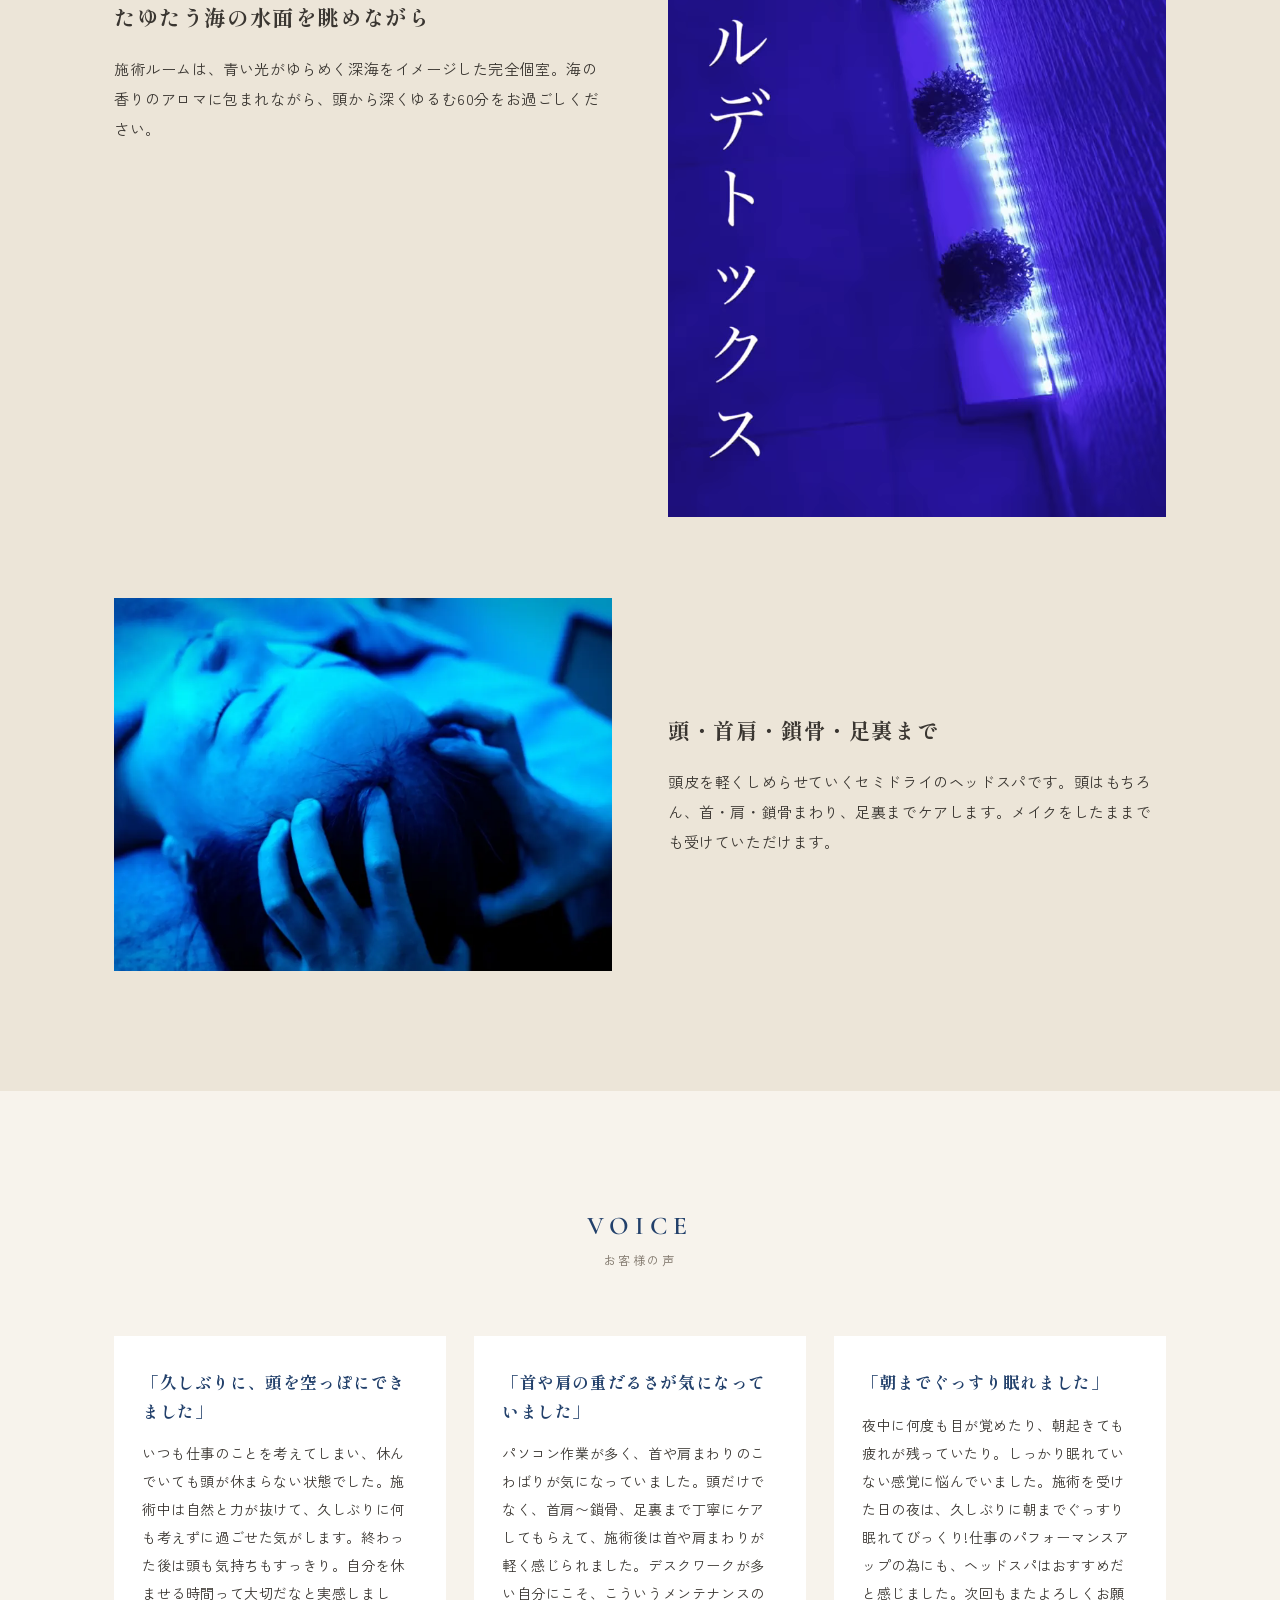
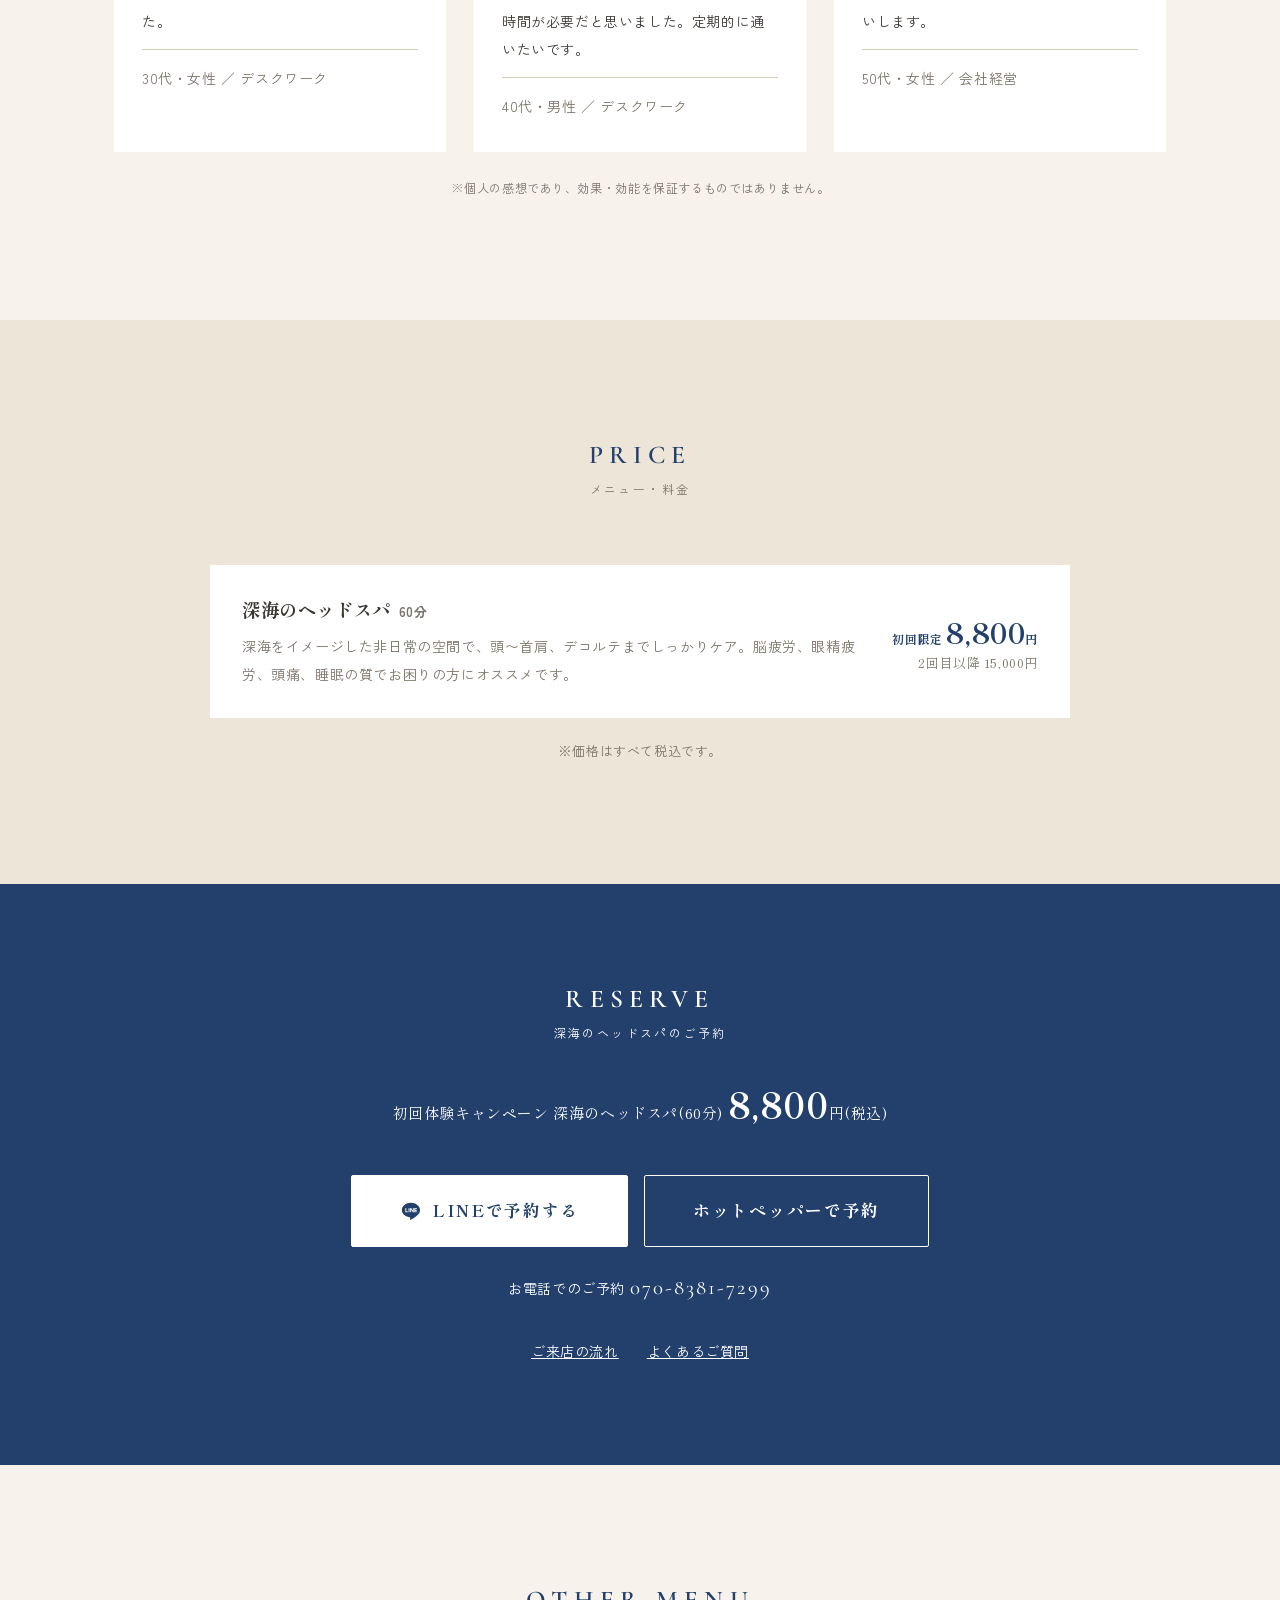
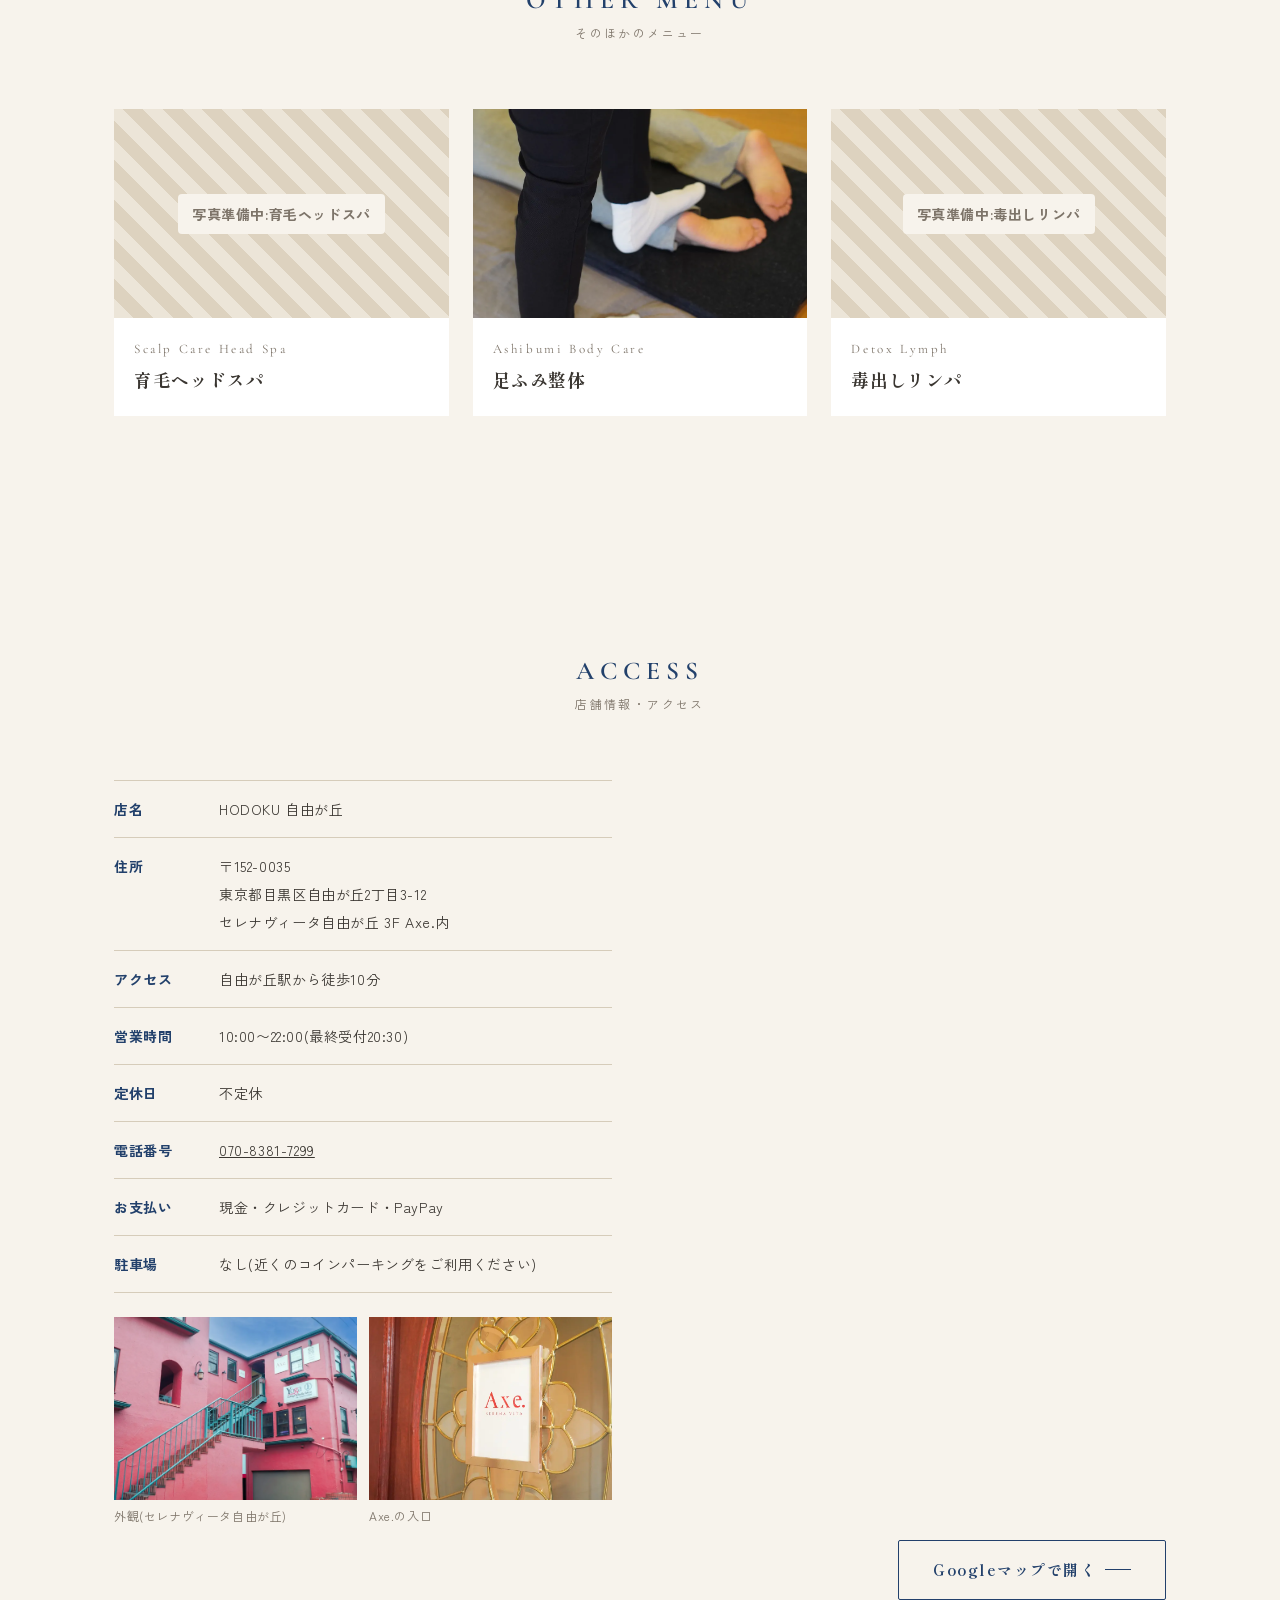
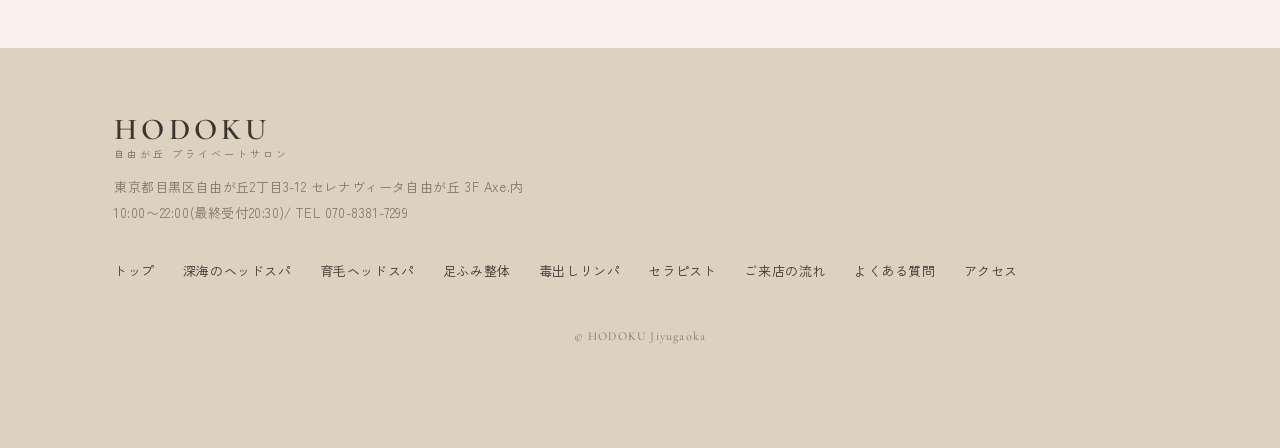
<file: shinkai-headspa.html>
<!DOCTYPE html>
<html lang="ja">
<head>
  <meta charset="UTF-8">
  <meta name="viewport" content="width=device-width, initial-scale=1">
  <title>深海のヘッドスパ｜HODOKU 自由が丘</title>
  <meta name="description" content="たゆたう海の水面を眺めながら、海の香りのアロマに癒される極上のヘッドマッサージ。自由が丘駅徒歩10分、完全個室のHODOKU。初回60分8,800円。">
  <meta property="og:title" content="深海のヘッドスパ｜HODOKU 自由が丘">
  <meta property="og:description" content="たゆたう海の水面を眺めながら、海の香りのアロマに癒される極上のヘッドマッサージ。自由が丘駅徒歩10分、完全個室のHODOKU。初回60分8,800円。">
  <meta property="og:type" content="website">
  <meta property="og:url" content="https://torontoriraku-cpu.github.io/hodoku-jiyugaoka/shinkai-headspa.html">
  <meta property="og:image" content="https://torontoriraku-cpu.github.io/hodoku-jiyugaoka/images/ogp.jpg">
  <meta name="twitter:card" content="summary_large_image">
  <link rel="icon" href="favicon.ico" sizes="any">
  <link rel="icon" href="images/icon-192.png" type="image/png" sizes="192x192">
  <link rel="apple-touch-icon" href="images/apple-touch-icon.png">
  <link rel="canonical" href="https://torontoriraku-cpu.github.io/hodoku-jiyugaoka/shinkai-headspa.html">
  <link rel="preconnect" href="https://fonts.googleapis.com">
  <link rel="preconnect" href="https://fonts.gstatic.com" crossorigin>
  <link href="https://fonts.googleapis.com/css2?family=Shippori+Mincho:wght@500;700&family=Zen+Kaku+Gothic+New:wght@400;500;700&family=Cormorant+Garamond:wght@500;600&display=swap" rel="stylesheet">
  <link rel="stylesheet" href="css/style.css?v=20261101e">
</head>
<body id="top" class="theme-shinkai">

  <header class="header header--solid">
    <div class="header__inner">
      <a href="index.html" class="logo" aria-label="HODOKU 自由が丘 トップへ">
        <span class="logo__en">HODOKU</span>
        <span class="logo__sub">自由が丘 プライベートサロン</span>
      </a>
      <nav class="gnav" id="gnav" aria-label="メインメニュー">
        <ul class="gnav__list">
          <li><a href="index.html#concept">CONCEPT<small>コンセプト</small></a></li>
          <li class="gnav__has-sub">
            <a href="index.html#menu">MENU<small>メニュー</small></a>
            <ul class="gnav__sub">
              <li><a href="shinkai-headspa.html" class="theme-shinkai"><span class="gnav__sub-en">Deep Sea Head Spa</span>深海のヘッドスパ</a></li>
              <li><a href="ikumou-headspa.html" class="theme-ikumou"><span class="gnav__sub-en">Scalp Care Head Spa</span>育毛ヘッドスパ</a></li>
              <li><a href="ashibumi.html" class="theme-ashibumi"><span class="gnav__sub-en">Ashibumi Body Care</span>足ふみ整体</a></li>
              <li><a href="lymph.html" class="theme-lymph"><span class="gnav__sub-en">Detox Lymph</span>毒出しリンパ</a></li>
            </ul>
          </li>
          <li><a href="index.html#feature">FEATURE<small>特徴</small></a></li>
          <li><a href="index.html#therapist">THERAPIST<small>セラピスト</small></a></li>
          <li><a href="index.html#faq">FAQ<small>よくある質問</small></a></li>
          <li><a href="index.html#access">ACCESS<small>アクセス</small></a></li>
        </ul>
        <a href="https://lin.ee/PEUslwN" class="btn btn--fill gnav__cta" target="_blank" rel="noopener"><svg class="ico" viewBox="0 0 24 24" aria-hidden="true"><path fill="currentColor" d="M12 3C6.5 3 2 6.6 2 11c0 3.9 3.5 7.2 8.3 7.9.3.1.8.2.9.5.1.3.1.7 0 .9l-.1.9c0 .3-.2 1 .9.5 1.1-.5 5.8-3.4 7.9-5.8C21.4 14.4 22 12.8 22 11c0-4.4-4.5-8-10-8Zm-3.6 10.6H6.4a.5.5 0 0 1-.5-.5V9.2a.5.5 0 0 1 1 0v3.4h1.5a.5.5 0 0 1 0 1Zm2-.5a.5.5 0 0 1-1 0V9.2a.5.5 0 0 1 1 0v3.9Zm4.7 0a.5.5 0 0 1-.9.3l-2-2.7v2.4a.5.5 0 0 1-1 0V9.2a.5.5 0 0 1 .9-.3l2 2.7V9.2a.5.5 0 0 1 1 0v3.9Zm3.1-2.4a.5.5 0 0 1 0 1h-1.5v.9h1.5a.5.5 0 0 1 0 1h-2a.5.5 0 0 1-.5-.5V9.2c0-.3.2-.5.5-.5h2a.5.5 0 0 1 0 1h-1.5v.9h1.5Z"/></svg>LINEで予約</a>
      </nav>
      <button class="hamburger" id="hamburger" type="button" aria-label="メニューを開く" aria-controls="gnav" aria-expanded="false">
        <span></span><span></span><span></span>
      </button>
    </div>
  </header>

  <main>

    <nav class="breadcrumb container" aria-label="パンくずリスト">
      <ol><li><a href="index.html">HODOKU トップ</a></li><li>深海のヘッドスパ</li></ol>
    </nav>

    <!-- ===== FV ===== -->
    <section class="page-fv">
      <span class="ghost" aria-hidden="true">Deep Sea</span>
      <div class="container page-fv__inner">
        <div>
          <p class="page-fv__en">Deep Sea Head Spa</p>
          <h1 class="page-fv__title">深海のヘッドスパ</h1>
          <p class="page-fv__catch">深く、ゆるむ。<br>頭からととのう時間。</p>
          <p style="margin-top:14px">たゆたう海の水面を眺めながら、海の香りのアロマに癒される極上のヘッドマッサージ。忙しい日々の中で昂った神経を休める、非日常空間へ。</p>
          <div class="page-fv__offer"><span class="page-fv__offer-label">初回体験キャンペーン</span><span class="page-fv__offer-price"><s>通常15,000円</s>60分 <b>8,800</b>円(税込)</span></div>
          <a href="https://lin.ee/PEUslwN" class="btn btn--fill btn--lg" target="_blank" rel="noopener"><svg class="ico" viewBox="0 0 24 24" aria-hidden="true"><path fill="currentColor" d="M12 3C6.5 3 2 6.6 2 11c0 3.9 3.5 7.2 8.3 7.9.3.1.8.2.9.5.1.3.1.7 0 .9l-.1.9c0 .3-.2 1 .9.5 1.1-.5 5.8-3.4 7.9-5.8C21.4 14.4 22 12.8 22 11c0-4.4-4.5-8-10-8Zm-3.6 10.6H6.4a.5.5 0 0 1-.5-.5V9.2a.5.5 0 0 1 1 0v3.4h1.5a.5.5 0 0 1 0 1Zm2-.5a.5.5 0 0 1-1 0V9.2a.5.5 0 0 1 1 0v3.9Zm4.7 0a.5.5 0 0 1-.9.3l-2-2.7v2.4a.5.5 0 0 1-1 0V9.2a.5.5 0 0 1 .9-.3l2 2.7V9.2a.5.5 0 0 1 1 0v3.9Zm3.1-2.4a.5.5 0 0 1 0 1h-1.5v.9h1.5a.5.5 0 0 1 0 1h-2a.5.5 0 0 1-.5-.5V9.2c0-.3.2-.5.5-.5h2a.5.5 0 0 1 0 1h-1.5v.9h1.5Z"/></svg>LINEで予約する</a>
        </div>
        <figure class="page-fv__visual"><img src="images/fv.webp" width="1448" height="1086" alt="深海のヘッドスパ たゆたう海の水面を眺めながら 海のアロマに癒される 極上のヘッドマッサージ"></figure>
      </div>
    </section>
    <!-- ===== WORRY ===== -->
    <section class="section section--sand" id="worry">
      <div class="container">
        <div class="sec-head">
          <p class="sec-en">WORRY</p>
          <p class="sec-ja">こんなお悩みありませんか?</p>
        </div>

        <ul class="worry-list">
          <li><svg viewBox="0 0 24 24" aria-hidden="true"><circle cx="12" cy="12" r="10"/><path d="M7.5 12.5l3 3 6-6.5"/></svg><span>頭が重い・スッキリしない</span></li>
          <li><svg viewBox="0 0 24 24" aria-hidden="true"><circle cx="12" cy="12" r="10"/><path d="M7.5 12.5l3 3 6-6.5"/></svg><span>目の疲れが気になる</span></li>
          <li><svg viewBox="0 0 24 24" aria-hidden="true"><circle cx="12" cy="12" r="10"/><path d="M7.5 12.5l3 3 6-6.5"/></svg><span>首・肩こりが辛い</span></li>
          <li><svg viewBox="0 0 24 24" aria-hidden="true"><circle cx="12" cy="12" r="10"/><path d="M7.5 12.5l3 3 6-6.5"/></svg><span>ストレスが溜まっている</span></li>
          <li><svg viewBox="0 0 24 24" aria-hidden="true"><circle cx="12" cy="12" r="10"/><path d="M7.5 12.5l3 3 6-6.5"/></svg><span>眠りが浅い</span></li>
          <li><svg viewBox="0 0 24 24" aria-hidden="true"><circle cx="12" cy="12" r="10"/><path d="M7.5 12.5l3 3 6-6.5"/></svg><span>リラックスしたい</span></li>
        </ul>
        <p class="worry__answer">その不調、<em>頭の疲れ</em>が溜まっているサインかもしれません。<br>頭は、自分ではなかなかほぐせない場所。<br class="pc">だからこそ、プロの手で深くゆるめる時間を。</p>
      </div>
    </section>
    <!-- ===== REASON ===== -->
    <section class="section" id="reason">
      <div class="container">
        <div class="sec-head">
          <p class="sec-en">REASON</p>
          <p class="sec-ja">選ばれる理由</p>
          <h2 class="sec-title">深海のヘッドスパ、3つの体験</h2>
        </div>

        <ul class="reason-list">
          <li class="reason-item">
            <p class="reason-item__no">01</p>
            <h3>たゆたう海の水面</h3>
            <p>青い光がゆらめく深海のような空間で、水面を眺めながら日常を忘れるひとときを。</p>
          </li>
          <li class="reason-item">
            <p class="reason-item__no">02</p>
            <h3>海の香りのアロマ</h3>
            <p>海の香りのアロマに包まれて、深い海の底へ沈んでいくようなリラックスを。</p>
          </li>
          <li class="reason-item">
            <p class="reason-item__no">03</p>
            <h3>極上のヘッドマッサージ</h3>
            <p>頭はもちろん、首・肩・鎖骨まわり、足裏までケア。頭から深くゆるめていきます。</p>
          </li>
          <li class="reason-item">
            <p class="reason-item__no">04</p>
            <h3>完全個室のプライベート空間</h3>
            <p>周りの目や音を気にすることなく、ご自身のためだけの時間をお過ごしいただけます。</p>
          </li>
          <li class="reason-item">
            <p class="reason-item__no">05</p>
            <h3>6つのアプローチ</h3>
            <p>昂った神経を落ち着かせる・眼の疲れをやわらげる・睡眠の質をサポート・首肩のこりをやわらげる・深いリラックス・頭皮環境を整える。</p>
          </li>
          <li class="reason-item">
            <p class="reason-item__no">06</p>
            <h3>22時まで営業</h3>
            <p>10:00〜22:00(最終受付20:30)の営業で、お仕事帰りにも立ち寄りやすいサロンです。</p>
          </li>
        </ul>
      </div>
    </section>
    <!-- ===== DETAIL ===== -->
    <section class="section section--sand" id="detail">
      <div class="container">
        <div class="sec-head">
          <p class="sec-en">DETAIL</p>
          <p class="sec-ja">施術について</p>
          <h2 class="sec-title">完全個室の、深海空間</h2>
        </div>

        <div class="detail__grid">
          <figure class="detail__photo"><video class="js-movie" muted loop playsinline preload="none" poster="images/video-poster.webp" width="1200" height="900" style="width:100%;aspect-ratio:4/3;object-fit:cover"><source src="videos/salon.webm" type="video/webm"><source src="videos/salon.mp4" type="video/mp4"></video></figure>
          <div class="detail__text">
            <h3>たゆたう海の水面を眺めながら</h3>
            <p>施術ルームは、青い光がゆらめく深海をイメージした完全個室。海の香りのアロマに包まれながら、頭から深くゆるむ60分をお過ごしください。</p>
          </div>
        </div>
        <div class="detail__grid">
          <figure class="detail__photo"><img src="images/massage.webp" width="1200" height="900" alt="ヘッドマッサージの様子" loading="lazy"></figure>
          <div class="detail__text">
            <h3>頭・首肩・鎖骨・足裏まで</h3>
            <p>頭皮を軽くしめらせていくセミドライのヘッドスパです。頭はもちろん、首・肩・鎖骨まわり、足裏までケアします。メイクをしたままでも受けていただけます。</p>
          </div>
        </div>

      </div>
    </section>
    <!-- ===== VOICE ===== -->
    <section class="section" id="voice">
      <div class="container">
        <div class="sec-head">
          <p class="sec-en">VOICE</p>
          <p class="sec-ja">お客様の声</p>
        </div>

        <ul class="voice-list">
          <li class="voice-item">
            <h3>「久しぶりに、頭を空っぽにできました」</h3>
            <p>いつも仕事のことを考えてしまい、休んでいても頭が休まらない状態でした。施術中は自然と力が抜けて、久しぶりに何も考えずに過ごせた気がします。終わった後は頭も気持ちもすっきり。自分を休ませる時間って大切だなと実感しました。</p>
            <p class="voice-item__who">30代・女性 ／ デスクワーク</p>
          </li>
          <li class="voice-item">
            <h3>「首や肩の重だるさが気になっていました」</h3>
            <p>パソコン作業が多く、首や肩まわりのこわばりが気になっていました。頭だけでなく、首肩〜鎖骨、足裏まで丁寧にケアしてもらえて、施術後は首や肩まわりが軽く感じられました。デスクワークが多い自分にこそ、こういうメンテナンスの時間が必要だと思いました。定期的に通いたいです。</p>
            <p class="voice-item__who">40代・男性 ／ デスクワーク</p>
          </li>
          <li class="voice-item">
            <h3>「朝までぐっすり眠れました」</h3>
            <p>夜中に何度も目が覚めたり、朝起きても疲れが残っていたり。しっかり眠れていない感覚に悩んでいました。施術を受けた日の夜は、久しぶりに朝までぐっすり眠れてびっくり!仕事のパフォーマンスアップの為にも、ヘッドスパはおすすめだと感じました。次回もまたよろしくお願いします。</p>
            <p class="voice-item__who">50代・女性 ／ 会社経営</p>
          </li>
        </ul>
        <p class="voice-note">※個人の感想であり、効果・効能を保証するものではありません。</p>
      </div>
    </section>
    <!-- ===== PRICE ===== -->
    <section class="section section--sand" id="price">
      <div class="container">
        <div class="sec-head">
          <p class="sec-en">PRICE</p>
          <p class="sec-ja">メニュー・料金</p>
        </div>

        <div class="price-list">
          <div class="price-item">
            <h3>深海のヘッドスパ<small>60分</small></h3>
            <p>深海をイメージした非日常の空間で、頭〜首肩、デコルテまでしっかりケア。脳疲労、眼精疲労、頭痛、睡眠の質でお困りの方にオススメです。</p>
            <div class="price-item__price"><span class="price-item__first">初回限定 <b>8,800</b>円</span><span class="price-item__regular">2回目以降 15,000円</span></div>
          </div>
        </div>
        <p class="price-note">※価格はすべて税込です。</p>
      </div>
    </section>
    <!-- ===== RESERVE ===== -->
    <section class="reserve" id="reserve">
      <div class="container">
        <p class="sec-en">RESERVE</p>
        <p class="sec-ja">深海のヘッドスパのご予約</p>
        <p class="reserve__offer">初回体験キャンペーン 深海のヘッドスパ(60分) <b>8,800</b>円(税込)</p>
        <div class="reserve__btns">
          <a href="https://lin.ee/PEUslwN" class="btn btn--white btn--lg" target="_blank" rel="noopener"><svg class="ico" viewBox="0 0 24 24" aria-hidden="true"><path fill="currentColor" d="M12 3C6.5 3 2 6.6 2 11c0 3.9 3.5 7.2 8.3 7.9.3.1.8.2.9.5.1.3.1.7 0 .9l-.1.9c0 .3-.2 1 .9.5 1.1-.5 5.8-3.4 7.9-5.8C21.4 14.4 22 12.8 22 11c0-4.4-4.5-8-10-8Zm-3.6 10.6H6.4a.5.5 0 0 1-.5-.5V9.2a.5.5 0 0 1 1 0v3.4h1.5a.5.5 0 0 1 0 1Zm2-.5a.5.5 0 0 1-1 0V9.2a.5.5 0 0 1 1 0v3.9Zm4.7 0a.5.5 0 0 1-.9.3l-2-2.7v2.4a.5.5 0 0 1-1 0V9.2a.5.5 0 0 1 .9-.3l2 2.7V9.2a.5.5 0 0 1 1 0v3.9Zm3.1-2.4a.5.5 0 0 1 0 1h-1.5v.9h1.5a.5.5 0 0 1 0 1h-2a.5.5 0 0 1-.5-.5V9.2c0-.3.2-.5.5-.5h2a.5.5 0 0 1 0 1h-1.5v.9h1.5Z"/></svg>LINEで予約する</a>
          <a href="https://beauty.hotpepper.jp/kr/slnH000615638/" class="btn btn--line btn--lg" target="_blank" rel="noopener">ホットペッパーで予約</a>
        </div>
        <p class="reserve__tel">お電話でのご予約 <a href="tel:07083817299">070-8381-7299</a></p>
        <p class="reserve__links"><a href="index.html#flow">ご来店の流れ</a><a href="index.html#faq">よくあるご質問</a></p>
      </div>
    </section>

    <!-- ===== OTHER MENU ===== -->
    <section class="section" id="other">
      <div class="container">
        <div class="sec-head">
          <p class="sec-en">OTHER MENU</p>
          <p class="sec-ja">そのほかのメニュー</p>
        </div>

        <div class="other-menu">
          <a href="ikumou-headspa.html" class="theme-ikumou">
            <div class="photo-ph"><span>写真準備中:育毛ヘッドスパ</span></div>
            <div class="other-menu__body"><p class="other-menu__en">Scalp Care Head Spa</p><h3>育毛ヘッドスパ</h3></div>
          </a>
          <a href="ashibumi.html" class="theme-ashibumi">
            <img src="images/ashibumi-1.webp" width="1200" height="900" alt="" loading="lazy">
            <div class="other-menu__body"><p class="other-menu__en">Ashibumi Body Care</p><h3>足ふみ整体</h3></div>
          </a>
          <a href="lymph.html" class="theme-lymph">
            <div class="photo-ph"><span>写真準備中:毒出しリンパ</span></div>
            <div class="other-menu__body"><p class="other-menu__en">Detox Lymph</p><h3>毒出しリンパ</h3></div>
          </a>
        </div>
      </div>
    </section>

    <!-- ===== ACCESS ===== -->
    <section class="section" id="access">
      <div class="container">
        <div class="sec-head">
          <p class="sec-en">ACCESS</p>
          <p class="sec-ja">店舗情報・アクセス</p>
        </div>
        <div class="access__grid">
          <div>
            <dl class="info-table">
              <dt>店名</dt><dd>HODOKU 自由が丘</dd>
              <dt>住所</dt><dd>〒152-0035<br>東京都目黒区自由が丘2丁目3-12<br>セレナヴィータ自由が丘 3F Axe.内</dd>
              <dt>アクセス</dt><dd>自由が丘駅から徒歩10分</dd>
              <dt>営業時間</dt><dd>10:00〜22:00(最終受付20:30)</dd>
              <dt>定休日</dt><dd>不定休</dd>
              <dt>電話番号</dt><dd><a href="tel:07083817299">070-8381-7299</a></dd>
              <dt>お支払い</dt><dd>現金・クレジットカード・PayPay</dd>
              <dt>駐車場</dt><dd>なし(近くのコインパーキングをご利用ください)</dd>
            </dl>
            <div class="access__photos">
              <figure><img src="images/exterior.webp" width="1200" height="900" alt="セレナヴィータ自由が丘の外観" loading="lazy"><figcaption>外観(セレナヴィータ自由が丘)</figcaption></figure>
              <figure><img src="images/entrance.webp" width="1200" height="900" alt="Axe.の入口" loading="lazy"><figcaption>Axe.の入口</figcaption></figure>
            </div>
          </div>
          <div class="access__map">
            <iframe src="https://www.google.com/maps?q=%E6%9D%B1%E4%BA%AC%E9%83%BD%E7%9B%AE%E9%BB%92%E5%8C%BA%E8%87%AA%E7%94%B1%E3%81%8C%E4%B8%982-3-12&output=embed" title="HODOKU 自由が丘の地図" loading="lazy" referrerpolicy="no-referrer-when-downgrade"></iframe>
            <p style="margin-top:12px;text-align:right"><a href="https://share.google/C0satFyDOxvG9p221" target="_blank" rel="noopener" class="btn btn--line btn-arrow">Googleマップで開く</a></p>
          </div>
        </div>
      </div>
    </section>

  </main>

  <footer class="footer">
    <div class="container">
      <div class="footer__inner">
        <div>
          <a href="index.html" class="logo"><span class="logo__en">HODOKU</span><span class="logo__sub">自由が丘 プライベートサロン</span></a>
          <p class="footer__addr">東京都目黒区自由が丘2丁目3-12 セレナヴィータ自由が丘 3F Axe.内<br>10:00〜22:00(最終受付20:30)/ TEL 070-8381-7299</p>
        </div>
        <nav class="footer__nav" aria-label="サイトマップ">
          <a href="index.html">トップ</a>
          <a href="shinkai-headspa.html">深海のヘッドスパ</a>
          <a href="ikumou-headspa.html">育毛ヘッドスパ</a>
          <a href="ashibumi.html">足ふみ整体</a>
          <a href="lymph.html">毒出しリンパ</a>
          <a href="index.html#therapist">セラピスト</a>
          <a href="index.html#flow">ご来店の流れ</a>
          <a href="index.html#faq">よくある質問</a>
          <a href="index.html#access">アクセス</a>
        </nav>
      </div>
      <p class="footer__copy">&copy; HODOKU Jiyugaoka</p>
    </div>
  </footer>

  <div class="fixed-cta" id="fixedCta">
    <a href="https://lin.ee/PEUslwN" class="btn btn--fill" target="_blank" rel="noopener"><svg class="ico" viewBox="0 0 24 24" aria-hidden="true"><path fill="currentColor" d="M12 3C6.5 3 2 6.6 2 11c0 3.9 3.5 7.2 8.3 7.9.3.1.8.2.9.5.1.3.1.7 0 .9l-.1.9c0 .3-.2 1 .9.5 1.1-.5 5.8-3.4 7.9-5.8C21.4 14.4 22 12.8 22 11c0-4.4-4.5-8-10-8Zm-3.6 10.6H6.4a.5.5 0 0 1-.5-.5V9.2a.5.5 0 0 1 1 0v3.4h1.5a.5.5 0 0 1 0 1Zm2-.5a.5.5 0 0 1-1 0V9.2a.5.5 0 0 1 1 0v3.9Zm4.7 0a.5.5 0 0 1-.9.3l-2-2.7v2.4a.5.5 0 0 1-1 0V9.2a.5.5 0 0 1 .9-.3l2 2.7V9.2a.5.5 0 0 1 1 0v3.9Zm3.1-2.4a.5.5 0 0 1 0 1h-1.5v.9h1.5a.5.5 0 0 1 0 1h-2a.5.5 0 0 1-.5-.5V9.2c0-.3.2-.5.5-.5h2a.5.5 0 0 1 0 1h-1.5v.9h1.5Z"/></svg>LINEで予約</a>
    <a href="https://beauty.hotpepper.jp/kr/slnH000615638/" class="btn btn--line" target="_blank" rel="noopener">ホットペッパー</a>
  </div>
  <a href="#top" class="pagetop" id="pagetop" aria-label="ページの先頭へ">PAGE<br>TOP</a>

  <script src="js/main.js?v=20261101e"></script>
</body>
</html>
</file>
<file: css/style.css>
/* ==========================================================
   HODOKU 自由が丘
   ========================================================== */

:root {
  --bg: #f7f3ec;
  --sand: #ece5d8;
  --sand-deep: #ddd2bf;
  --line: #d6ccba;
  --text: #3a3631;
  --muted: #7d7469;
  --white: #ffffff;
  --accent: #6e6a3f;        /* オリーブ(サロン共通) */
  --accent-dark: #565330;
  --accent-soft: #e6e3cf;
  --line-green: #06c755;
  --ghost: rgba(122, 108, 86, .09);
  --mincho: "Shippori Mincho", "Hiragino Mincho ProN", "Yu Mincho", serif;
  --gothic: "Zen Kaku Gothic New", "Hiragino Sans", "Yu Gothic", sans-serif;
  --en: "Cormorant Garamond", var(--mincho);
  --header-h: 76px;
  --container: 1100px;
}

/* メニューごとのアクセントカラー */
.theme-shinkai  { --accent: #22406b; --accent-dark: #172d4d; --accent-soft: #dfe7f2; }  /* ネイビー */
.theme-ikumou   { --accent: #86672a; --accent-dark: #6a511f; --accent-soft: #f1e8d2; }  /* ゴールド */
.theme-ashibumi { --accent: #66702c; --accent-dark: #4f5721; --accent-soft: #e8ead3; }  /* オリーブ */
.theme-lymph    { --accent: #b3501e; --accent-dark: #8f3f17; --accent-soft: #fae4d7; }  /* オレンジ寄りのコーラル */

*, *::before, *::after { box-sizing: border-box; }
html { scroll-behavior: smooth; scroll-padding-top: var(--header-h); }
body {
  margin: 0;
  font-family: var(--gothic);
  font-size: 15px;
  line-height: 2;
  letter-spacing: .04em;
  color: var(--text);
  background: var(--bg);
  -webkit-font-smoothing: antialiased;
  overflow-x: hidden;
}
img { max-width: 100%; height: auto; display: block; }
a { color: inherit; }
ul, ol { list-style: none; margin: 0; padding: 0; }
h1, h2, h3, h4, p, dl, dd, figure, blockquote { margin: 0; }

.container { width: 100%; max-width: var(--container); margin: 0 auto; padding: 0 24px; }
.section { position: relative; padding: 120px 0; overflow-x: clip; }
.section--sand { background: var(--sand); }
.sp { display: none; }

/* 未確定の内容(公開前に差し替え) */
.todo {
  display: inline;
  padding: 0 .3em;
  color: #b3261e;
  background: #fff1ef;
  border: 1px dashed #e0a39d;
  border-radius: 3px;
  font-family: var(--gothic);
  font-size: .9em;
  font-weight: 700;
}
.todo-block {
  display: block;
  padding: 20px;
  color: #b3261e;
  background: #fff1ef;
  border: 1px dashed #e0a39d;
  border-radius: 6px;
  font-size: 14px;
  font-weight: 700;
  line-height: 1.8;
}
.photo-ph {
  display: grid;
  place-items: center;
  aspect-ratio: 4 / 3;
  width: 100%;
  color: var(--muted);
  background: repeating-linear-gradient(45deg, var(--sand) 0 14px, var(--sand-deep) 14px 28px);
  font-size: 14px;
  font-weight: 700;
  text-align: center;
}
.photo-ph span { padding: 6px 14px; background: var(--bg); border-radius: 4px; }

/* ---------- Buttons ---------- */
.btn {
  display: inline-flex;
  align-items: center;
  justify-content: center;
  gap: .6em;
  padding: 14px 34px;
  border: 1px solid var(--accent);
  border-radius: 2px;
  font-family: var(--mincho);
  font-weight: 700;
  letter-spacing: .1em;
  text-decoration: none;
  transition: background .25s, color .25s, transform .25s;
}
.btn--fill { color: var(--white); background: var(--accent); }
.btn--fill:hover { background: var(--accent-dark); transform: translateY(-2px); }
.btn--line { color: var(--accent); background: transparent; }
.btn--line:hover { color: var(--white); background: var(--accent); }
.btn--white { color: var(--accent); background: var(--white); border-color: var(--white); }
.btn--lg { padding: 18px 48px; font-size: 1.05rem; }
.btn .ico { width: 1.3em; height: 1.3em; flex: none; }
.btn-arrow::after { content: ""; width: 26px; height: 1px; background: currentColor; transition: width .25s; }
.btn-arrow:hover::after { width: 36px; }

/* ---------- Section heading ---------- */
.sec-head { position: relative; text-align: center; margin-bottom: 64px; }
.sec-en {
  font-family: var(--en);
  font-size: 1.6rem;
  font-weight: 600;
  letter-spacing: .24em;
  color: var(--accent);
  line-height: 1.2;
}
.sec-ja { margin-top: 6px; font-size: 12px; letter-spacing: .2em; color: var(--muted); }
.sec-title {
  margin-top: 22px;
  font-family: var(--mincho);
  font-size: clamp(1.4rem, 3vw, 2rem);
  font-weight: 700;
  line-height: 1.7;
  letter-spacing: .08em;
}
.sec-lead { margin-top: 20px; color: var(--muted); }
.sec-head--left { text-align: left; }

/* 背景の大きな英字 */
.ghost {
  position: absolute;
  z-index: 0;
  font-family: var(--en);
  font-size: clamp(5rem, 16vw, 13rem);
  font-weight: 500;
  line-height: 1;
  letter-spacing: .02em;
  color: var(--ghost);
  white-space: nowrap;
  pointer-events: none;
  user-select: none;
}
.section > .container { position: relative; z-index: 1; }

/* ---------- Header ---------- */
.header {
  position: fixed;
  inset: 0 0 auto 0;
  z-index: 100;
  height: var(--header-h);
  transition: background .3s, box-shadow .3s;
}
.header.is-scrolled, .header--solid { background: rgba(247, 243, 236, .96); box-shadow: 0 1px 0 var(--line); }
.header__inner {
  display: flex;
  align-items: center;
  justify-content: space-between;
  height: 100%;
  max-width: 1280px;
  margin: 0 auto;
  padding: 0 24px;
}
.logo { display: flex; flex-direction: column; text-decoration: none; line-height: 1.2; }
.logo__en { font-family: var(--en); font-size: 1.9rem; font-weight: 600; letter-spacing: .14em; }
.logo__sub { font-size: 10px; letter-spacing: .3em; color: var(--muted); }
.gnav { display: flex; align-items: center; gap: 28px; }
.gnav__list { display: flex; gap: 24px; }
.gnav__list a {
  display: block;
  font-family: var(--en);
  font-size: 1rem;
  font-weight: 600;
  letter-spacing: .14em;
  text-decoration: none;
  line-height: 1.3;
  text-align: center;
}
.gnav__list a small { display: block; font-family: var(--gothic); font-size: 10px; font-weight: 400; color: var(--muted); letter-spacing: .1em; }
.gnav__list a:hover { color: var(--accent); }
.gnav__cta { padding: 10px 22px; font-size: 14px; }

/* MENU のサブメニュー(各メニューページへのリンク) */
.gnav__has-sub { position: relative; }
.gnav__sub {
  position: absolute;
  top: 100%;
  left: 50%;
  z-index: 10;
  min-width: 230px;
  padding: 10px 0;
  background: var(--white);
  box-shadow: 0 12px 32px rgba(60, 50, 30, .12);
  opacity: 0;
  visibility: hidden;
  transform: translate(-50%, 8px);
  transition: opacity .25s, visibility .25s, transform .25s;
}
.gnav__sub::before { content: ""; position: absolute; left: 0; right: 0; top: -16px; height: 16px; }
.gnav__has-sub:hover .gnav__sub,
.gnav__has-sub:focus-within .gnav__sub { opacity: 1; visibility: visible; transform: translate(-50%, 14px); }
.gnav__list .gnav__sub a {
  padding: 10px 22px;
  font-family: var(--mincho);
  font-size: 14px;
  font-weight: 700;
  letter-spacing: .08em;
  text-align: left;
  border-left: 3px solid transparent;
}
.gnav__list .gnav__sub a:hover { color: var(--accent); background: var(--accent-soft); border-left-color: var(--accent); }
.gnav__sub-en { display: block; font-family: var(--en); font-size: 11px; font-weight: 600; letter-spacing: .14em; color: var(--muted); }
.hamburger { display: none; }

/* ---------- Top FV ---------- */
.top-fv { position: relative; padding-top: var(--header-h); background: var(--bg); }
.top-fv__inner {
  display: grid;
  grid-template-columns: 38% 62%;
  align-items: center;
  min-height: min(760px, 92vh);
}
.top-fv__copy { position: relative; z-index: 2; padding: 40px 0 40px max(24px, calc((100vw - 1280px) / 2 + 48px)); }
.top-fv__catch {
  font-family: var(--mincho);
  font-size: clamp(1.8rem, 3.4vw, 2.8rem);
  font-weight: 700;
  line-height: 1.8;
  letter-spacing: .12em;
}
.top-fv__lead { margin-top: 24px; color: var(--muted); }
.top-fv__menus { display: flex; flex-wrap: wrap; gap: 8px; margin-top: 28px; }
.top-fv__menus li {
  padding: 2px 12px;
  border: 1px solid var(--line);
  font-size: 12px;
  background: var(--white);
}
.top-fv__visual { position: relative; height: 100%; }
.top-fv__visual img { width: 100%; height: 100%; min-height: 520px; object-fit: cover; }
.top-fv__info {
  position: absolute;
  left: max(24px, calc((100vw - 1280px) / 2 + 48px));
  bottom: -60px;
  z-index: 3;
  display: flex;
  align-items: center;
  gap: 28px;
  padding: 24px 32px;
  background: var(--white);
  box-shadow: 0 10px 40px rgba(60, 50, 30, .08);
  font-size: 13px;
  line-height: 1.8;
}
.top-fv__info dl { display: grid; grid-template-columns: auto 1fr; gap: 0 14px; }
.top-fv__info dt { color: var(--accent); font-weight: 700; }

/* お知らせ / メディア実績 */
.news { padding: 110px 0 0; }
.news__bar {
  display: flex;
  align-items: center;
  gap: 24px;
  max-width: 860px;
  margin: 0 auto;
  padding: 18px 28px;
  background: var(--white);
  border-left: 3px solid var(--accent);
}
.news__label { flex: none; font-family: var(--en); font-weight: 600; letter-spacing: .2em; color: var(--accent); }
.news__text { font-size: 14px; }

/* ---------- Concept ---------- */
.concept__grid { display: grid; grid-template-columns: 1fr 1fr; gap: 64px; align-items: center; }
.concept__text h3 { font-family: var(--mincho); font-size: 1.5rem; line-height: 1.9; letter-spacing: .1em; margin-bottom: 28px; }
.concept__text p + p { margin-top: 1.2em; }
.concept__photo img { width: 100%; aspect-ratio: 4 / 3; object-fit: cover; }
.collage { position: relative; display: grid; grid-template-columns: repeat(12, 1fr); gap: 16px; margin-top: 90px; }
.collage img { width: 100%; height: 100%; object-fit: cover; }
.collage .c1 { grid-column: 1 / 5; aspect-ratio: 1; margin-top: 60px; }
.collage .c2 { grid-column: 5 / 9; aspect-ratio: 4 / 5; }
.collage .c3 { grid-column: 9 / 13; aspect-ratio: 1; margin-top: 120px; }
.concept .ghost--1 { top: 40px; left: -20px; }
.concept .ghost--2 { bottom: 40px; right: -20px; }

/* ---------- Menu (top) ---------- */
.menu-row {
  position: relative;
  display: grid;
  grid-template-columns: 1fr 1fr;
  gap: 64px;
  align-items: center;
}
.menu-row + .menu-row { margin-top: 110px; }
.menu-row:nth-child(even) .menu-row__photo { order: 2; }
.menu-row__photo { position: relative; }
.menu-row__photo img, .menu-row__photo .photo-ph { width: 100%; aspect-ratio: 4 / 3; object-fit: cover; }
.menu-row__photo::after {
  content: "";
  position: absolute;
  inset: 18px -18px -18px 18px;
  z-index: -1;
  background: var(--accent-soft);
}
.menu-row__no { font-family: var(--en); font-size: 1rem; letter-spacing: .2em; color: var(--accent); }
.menu-row__title { margin-top: 6px; font-family: var(--mincho); font-size: 1.6rem; letter-spacing: .1em; line-height: 1.6; }
.menu-row__catch { margin-top: 6px; font-size: 13px; color: var(--accent); font-weight: 700; }
.menu-row__desc { margin-top: 20px; }
.menu-row__tags { display: flex; flex-wrap: wrap; gap: 6px; margin-top: 18px; }
.menu-row__tags li { padding: 0 10px; font-size: 12px; background: var(--white); border: 1px solid var(--line); }
.menu-row__price { margin-top: 20px; font-family: var(--mincho); }
.menu-row__price b { font-size: 1.6rem; color: var(--accent); }
.menu-row__price small { font-size: 12px; color: var(--muted); }
.menu-row .btn { margin-top: 26px; }
.menu-row__ghost { position: absolute; z-index: -1; bottom: -70px; font-family: var(--en); font-size: clamp(4rem, 11vw, 9rem); color: var(--ghost); white-space: nowrap; line-height: 1; pointer-events: none; }
.menu-row:nth-child(odd) .menu-row__ghost { right: -40px; }
.menu-row:nth-child(even) .menu-row__ghost { left: -40px; }

/* ---------- Character (特徴) ---------- */
.char-list { display: grid; grid-template-columns: repeat(3, 1fr); gap: 28px; }
.char-item { background: var(--white); text-align: center; }
.char-item img, .char-item .photo-ph { width: 100%; aspect-ratio: 4 / 3; object-fit: cover; }
.char-item__body { position: relative; padding: 44px 26px 32px; }
.char-item__no {
  position: absolute;
  top: -28px;
  left: 50%;
  transform: translateX(-50%);
  display: grid;
  place-items: center;
  width: 56px;
  height: 56px;
  border-radius: 50%;
  background: var(--white);
  font-family: var(--en);
  font-size: 1.6rem;
  color: var(--accent);
}
.char-item h3 { font-family: var(--mincho); font-size: 1.15rem; line-height: 1.7; letter-spacing: .08em; }
.char-item p { margin-top: 14px; font-size: 14px; text-align: left; }

/* ---------- Therapist ---------- */
.therapist__grid { display: grid; grid-template-columns: 300px 1fr; gap: 64px; align-items: start; }
.therapist__photo img { width: 100%; aspect-ratio: 1; border-radius: 50%; object-fit: cover; }
.therapist__name { font-family: var(--mincho); font-size: 1.5rem; letter-spacing: .12em; }
.therapist__name small { margin-left: 1em; font-family: var(--en); font-size: 1rem; color: var(--muted); }
.therapist__role { font-size: 13px; color: var(--accent); font-weight: 700; }
.therapist__text { margin-top: 24px; }
.therapist__text p + p { margin-top: 1.2em; }
.therapist__sns { display: flex; gap: 14px; margin-top: 24px; }
.therapist__sns a { display: inline-flex; align-items: center; gap: 6px; font-size: 13px; text-decoration: none; color: var(--accent); }
.therapist__sns svg { width: 20px; height: 20px; }

/* ---------- Contact ---------- */
.contact {
  position: relative;
  padding: 110px 0;
  color: var(--white);
  text-align: center;
  background: linear-gradient(rgba(40, 34, 24, .62), rgba(40, 34, 24, .62)), url("../images/room.webp") center / cover;
}
.contact .sec-en, .contact .sec-ja { color: var(--white); }
.contact__text { margin-top: 24px; }
.contact__btns { display: flex; flex-wrap: wrap; justify-content: center; gap: 16px; margin-top: 40px; }
.contact__tel { margin-top: 24px; font-size: 14px; }
.contact__tel a { font-family: var(--en); font-size: 1.5rem; text-decoration: none; letter-spacing: .1em; }

/* ---------- Access / Footer ---------- */
.access__grid { display: grid; grid-template-columns: 1fr 1fr; gap: 56px; }
.access__map iframe { display: block; width: 100%; height: 100%; min-height: 360px; border: 0; }
.info-table { display: grid; grid-template-columns: 7em 1fr; border-top: 1px solid var(--line); }
.info-table dt, .info-table dd { padding: 14px 0; border-bottom: 1px solid var(--line); font-size: 14px; }
.info-table dt { color: var(--accent); font-weight: 700; }
.access__photos { display: grid; grid-template-columns: 1fr 1fr; gap: 12px; margin-top: 24px; }
.access__photos img { width: 100%; aspect-ratio: 4 / 3; object-fit: cover; }
.access__photos figcaption { margin-top: 4px; font-size: 12px; color: var(--muted); }

.footer { padding: 64px 0 100px; background: var(--sand-deep); }
.footer__inner { display: flex; flex-wrap: wrap; justify-content: space-between; gap: 32px; }
.footer__nav { display: flex; flex-wrap: wrap; gap: 10px 28px; font-size: 13px; }
.footer__nav a { text-decoration: none; }
.footer__nav a:hover { color: var(--accent); }
.footer__addr { margin-top: 14px; font-size: 13px; color: var(--muted); }
.footer__copy { margin-top: 40px; font-family: var(--en); font-size: 12px; letter-spacing: .1em; text-align: center; color: var(--muted); }

.pagetop {
  position: fixed;
  right: 20px;
  bottom: 24px;
  z-index: 90;
  display: grid;
  place-items: center;
  width: 56px;
  height: 56px;
  border-radius: 50%;
  background: var(--accent);
  color: var(--white);
  font-family: var(--en);
  font-size: 11px;
  letter-spacing: .1em;
  line-height: 1.2;
  text-align: center;
  text-decoration: none;
  opacity: 0;
  visibility: hidden;
  transition: opacity .3s, visibility .3s;
}
.pagetop.is-show { opacity: 1; visibility: visible; }

.fixed-cta { display: none; }

/* ==========================================================
   メニュー詳細ページ
   ========================================================== */
.breadcrumb { padding: calc(var(--header-h) + 14px) 0 0; font-size: 12px; color: var(--muted); }
.breadcrumb ol { display: flex; flex-wrap: wrap; gap: 6px; }
.breadcrumb li + li::before { content: "/"; margin-right: 6px; }
.breadcrumb a { text-decoration: none; }

.page-fv { position: relative; padding: 40px 0 100px; overflow: hidden; }
.page-fv__inner { display: grid; grid-template-columns: 1fr 1.15fr; gap: 56px; align-items: center; }
.page-fv__en { font-family: var(--en); font-size: 1.1rem; letter-spacing: .24em; color: var(--accent); }
.page-fv__title { margin-top: 10px; font-family: var(--mincho); font-size: clamp(2rem, 4.4vw, 3.2rem); line-height: 1.5; letter-spacing: .1em; }
.page-fv__catch { margin-top: 18px; font-family: var(--mincho); font-size: 1.2rem; line-height: 1.9; }
.page-fv__media {
  display: inline-flex;
  align-items: center;
  gap: 8px;
  margin-top: 20px;
  padding: 4px 14px;
  font-size: 13px;
  font-weight: 700;
  color: var(--white);
  background: var(--accent);
}
.page-fv__offer {
  display: flex;
  align-items: baseline;
  flex-wrap: wrap;
  gap: 6px 14px;
  margin-top: 28px;
  padding: 16px 22px;
  background: var(--white);
  border: 1px solid var(--accent);
}
.page-fv__offer-label { font-size: 13px; font-weight: 700; color: var(--accent); }
.page-fv__offer-price { font-family: var(--mincho); }
.page-fv__offer-price b { font-size: 2rem; color: var(--accent); }
.page-fv__offer-price s { color: var(--muted); font-size: 13px; margin-right: 6px; }
.page-fv .btn { margin-top: 28px; }
.page-fv__visual img, .page-fv__visual .photo-ph { width: 100%; aspect-ratio: 4 / 3; object-fit: cover; }
.page-fv .ghost { right: -30px; bottom: -10px; }

/* お悩み */
.worry-list { display: grid; grid-template-columns: repeat(3, 1fr); gap: 16px; max-width: 900px; margin: 0 auto; }
.worry-list li {
  display: flex;
  align-items: center;
  gap: 12px;
  padding: 18px 20px;
  background: var(--white);
  font-weight: 700;
  line-height: 1.6;
}
.worry-list svg { flex: none; width: 22px; height: 22px; fill: none; stroke: var(--accent); stroke-width: 2; }
.worry__answer { margin-top: 56px; text-align: center; font-family: var(--mincho); font-size: 1.3rem; line-height: 2; }
.worry__answer em { font-style: normal; color: var(--accent); }

/* 選ばれる理由 */
.reason-list { display: grid; grid-template-columns: repeat(3, 1fr); gap: 32px 28px; }
.reason-item { padding: 36px 28px; background: var(--white); border-top: 3px solid var(--accent); }
.reason-item__no { font-family: var(--en); font-size: 2.2rem; line-height: 1; color: var(--accent); }
.reason-item h3 { margin-top: 14px; font-family: var(--mincho); font-size: 1.15rem; line-height: 1.7; }
.reason-item p { margin-top: 12px; font-size: 14px; }

/* 施術内容 */
.detail__grid { display: grid; grid-template-columns: 1fr 1fr; gap: 56px; align-items: center; }
.detail__grid + .detail__grid { margin-top: 72px; }
.detail__grid:nth-of-type(even) .detail__photo { order: 2; }
.detail__photo img, .detail__photo .photo-ph { width: 100%; aspect-ratio: 4 / 3; object-fit: cover; }
.detail__text h3 { font-family: var(--mincho); font-size: 1.35rem; line-height: 1.7; margin-bottom: 18px; }
.detail__text p + p { margin-top: 1em; }

/* お客様の声 */
.voice-list { display: grid; grid-template-columns: repeat(3, 1fr); gap: 28px; }
.voice-item { display: flex; flex-direction: column; padding: 32px 28px; background: var(--white); }
.voice-item h3 { font-family: var(--mincho); font-size: 1.05rem; line-height: 1.7; color: var(--accent); }
.voice-item p { margin-top: 14px; font-size: 14px; flex: 1; }
.voice-item__who { margin-top: 18px; padding-top: 14px; border-top: 1px solid var(--line); font-size: 12px; color: var(--muted); }
.voice-note { margin-top: 24px; font-size: 12px; color: var(--muted); text-align: center; }
.voice-more { margin-top: 32px; text-align: center; }

/* 料金 */
.price-list { max-width: 860px; margin: 0 auto; }
.price-item {
  display: grid;
  grid-template-columns: 1fr auto;
  gap: 8px 32px;
  align-items: center;
  padding: 30px 32px;
  background: var(--white);
}
.price-item + .price-item { margin-top: 16px; }
.price-item h3 { font-family: var(--mincho); font-size: 1.15rem; line-height: 1.6; }
.price-item h3 small { margin-left: .6em; font-family: var(--gothic); font-size: 13px; color: var(--muted); }
.price-item p { grid-column: 1 / 2; font-size: 14px; color: var(--muted); }
.price-item__price { grid-row: 1 / 3; grid-column: 2; text-align: right; font-family: var(--mincho); line-height: 1.5; }
.price-item__first { display: block; font-size: 12px; font-weight: 700; color: var(--accent); }
.price-item__first b { font-size: 1.8rem; }
.price-item__regular { display: block; font-size: 13px; color: var(--muted); }
.price-note { margin-top: 20px; font-size: 13px; color: var(--muted); text-align: center; }

/* 流れ */
.flow-list { display: grid; grid-template-columns: repeat(auto-fit, minmax(180px, 1fr)); gap: 20px; counter-reset: flow; }
.flow-step { position: relative; padding: 30px 22px; background: var(--white); text-align: center; }
.flow-step__no { font-family: var(--en); font-size: 13px; letter-spacing: .2em; color: var(--accent); }
.flow-step h3 { margin-top: 6px; font-family: var(--mincho); font-size: 1.1rem; }
.flow-step p { margin-top: 12px; font-size: 13px; text-align: left; line-height: 1.9; }

/* FAQ */
.faq-list { max-width: 860px; margin: 0 auto; }
.faq-item { background: var(--white); }
.faq-item + .faq-item { margin-top: 12px; }
.faq-item summary {
  position: relative;
  display: flex;
  gap: 14px;
  padding: 22px 56px 22px 24px;
  font-weight: 700;
  line-height: 1.7;
  cursor: pointer;
  list-style: none;
}
.faq-item summary::-webkit-details-marker { display: none; }
.faq-item summary::before, .faq-item__a::before {
  flex: none;
  font-family: var(--en);
  font-size: 1.4rem;
  line-height: 1.1;
  color: var(--accent);
}
.faq-item summary::before { content: "Q"; }
.faq-item summary::after {
  content: "+";
  position: absolute;
  top: 50%;
  right: 24px;
  transform: translateY(-50%);
  font-size: 1.4rem;
  color: var(--accent);
}
.faq-item[open] summary::after { content: "−"; }
.faq-item__a { display: flex; gap: 14px; padding: 0 24px 24px; font-size: 14px; }
.faq-item__a::before { content: "A"; color: var(--muted); }

/* 注意事項 */
.caution { max-width: 860px; margin: 48px auto 0; padding: 28px 32px; border: 1px solid var(--line); background: var(--bg); font-size: 14px; }
.caution h3 { font-family: var(--mincho); font-size: 1.05rem; margin-bottom: 10px; }
.caution li { padding-left: 1.2em; text-indent: -1.2em; }
.caution li::before { content: "・"; }

/* 予約 */
.reserve { padding: 100px 0; text-align: center; background: var(--accent); color: var(--white); }
.reserve .sec-en, .reserve .sec-ja { color: var(--white); }
.reserve__offer { margin-top: 24px; font-family: var(--mincho); }
.reserve__offer b { font-size: 2.2rem; }
.reserve__btns { display: flex; flex-wrap: wrap; justify-content: center; gap: 16px; margin-top: 36px; }
.reserve .btn--line { color: var(--white); border-color: var(--white); }
.reserve .btn--line:hover { color: var(--accent); background: var(--white); }
.reserve__tel { margin-top: 20px; font-size: 14px; }
.reserve__tel a { text-decoration: none; font-family: var(--en); font-size: 1.3rem; letter-spacing: .1em; }

/* 他のメニュー */
.other-menu { display: grid; grid-template-columns: repeat(3, 1fr); gap: 24px; }
.other-menu a { display: block; text-decoration: none; background: var(--white); transition: transform .25s; }
.other-menu a:hover { transform: translateY(-4px); }
.other-menu img, .other-menu .photo-ph { width: 100%; aspect-ratio: 16 / 10; object-fit: cover; }
.other-menu__body { padding: 18px 20px; }
.other-menu__en { font-family: var(--en); font-size: 13px; letter-spacing: .2em; color: var(--muted); }
.other-menu h3 { font-family: var(--mincho); font-size: 1.1rem; }

/* ---------- Fade in ---------- */
.js-fade { opacity: 0; transform: translateY(24px); transition: opacity .9s ease, transform .9s ease; }
.js-fade.is-in { opacity: 1; transform: none; }

/* ==========================================================
   Responsive
   ========================================================== */
@media (max-width: 1080px) {
  .gnav__list { gap: 16px; }
  .gnav__list a { font-size: .9rem; }
}

@media (max-width: 900px) {
  :root { --header-h: 64px; }
  body { font-size: 14px; }
  .section { padding: 80px 0; }
  .container { padding: 0 16px; }
  .sp { display: inline; }
  .pc { display: none; }
  .logo__en { font-size: 1.5rem; }

  .hamburger {
    position: relative;
    z-index: 110;
    display: block;
    width: 44px;
    height: 44px;
    padding: 0;
    border: 0;
    background: transparent;
    cursor: pointer;
  }
  .hamburger span { position: absolute; left: 10px; width: 24px; height: 1.5px; background: var(--text); transition: transform .3s, opacity .3s; }
  .hamburger span:nth-child(1) { top: 15px; }
  .hamburger span:nth-child(2) { top: 21px; }
  .hamburger span:nth-child(3) { top: 27px; }
  .hamburger[aria-expanded="true"] span:nth-child(1) { transform: translateY(6px) rotate(45deg); }
  .hamburger[aria-expanded="true"] span:nth-child(2) { opacity: 0; }
  .hamburger[aria-expanded="true"] span:nth-child(3) { transform: translateY(-6px) rotate(-45deg); }

  .gnav {
    position: fixed;
    inset: 0;
    z-index: 105;
    flex-direction: column;
    justify-content: center;
    gap: 32px;
    background: var(--bg);
    opacity: 0;
    visibility: hidden;
    transition: opacity .3s, visibility .3s;
  }
  .gnav.is-open { opacity: 1; visibility: visible; }
  .gnav { justify-content: flex-start; padding: calc(var(--header-h) + 16px) 24px 40px; overflow-y: auto; }
  .gnav__list { flex-direction: column; gap: 18px; width: 100%; max-width: 360px; }
  .gnav__list a { font-size: 1.2rem; }
  .gnav__sub {
    position: static;
    display: grid;
    grid-template-columns: 1fr 1fr;
    gap: 8px;
    min-width: 0;
    margin-top: 12px;
    padding: 0;
    background: none;
    box-shadow: none;
    opacity: 1;
    visibility: visible;
    transform: none;
  }
  .gnav__sub::before { content: none; }
  .gnav__has-sub:hover .gnav__sub,
  .gnav__has-sub:focus-within .gnav__sub { transform: none; }
  .gnav__list .gnav__sub a { padding: 10px 8px; font-size: 13px; text-align: center; background: var(--white); border-left: 0; border-top: 2px solid var(--accent); }

  .top-fv__inner { grid-template-columns: 1fr; min-height: 0; }
  .top-fv__visual { order: -1; }
  .top-fv__visual img { min-height: 0; aspect-ratio: 4 / 3; }
  .top-fv__copy { padding: 32px 16px 0; }
  .top-fv__info { position: static; flex-direction: column; align-items: stretch; gap: 16px; margin: 28px 16px 0; padding: 20px; }
  .news { padding-top: 48px; }
  .news__bar { flex-direction: column; align-items: flex-start; gap: 4px; margin: 0 16px; padding: 14px 18px; }

  .concept__grid, .menu-row, .access__grid, .page-fv__inner, .detail__grid { grid-template-columns: 1fr; gap: 32px; }
  .menu-row + .menu-row { margin-top: 80px; }
  .menu-row:nth-child(even) .menu-row__photo, .detail__grid:nth-of-type(even) .detail__photo { order: 0; }
  .menu-row__photo::after { inset: 10px -10px -10px 10px; }
  .collage { gap: 8px; margin-top: 48px; }
  .char-list, .reason-list, .voice-list, .other-menu { grid-template-columns: 1fr; gap: 40px 20px; }
  .reason-list, .voice-list, .other-menu { gap: 16px; }
  .therapist__grid { grid-template-columns: 1fr; gap: 32px; }
  .therapist__photo { max-width: 220px; margin: 0 auto; }
  .worry-list { grid-template-columns: 1fr; gap: 10px; }
  .page-fv { padding: 24px 0 72px; }
  .page-fv__visual { order: -1; }
  .price-item { grid-template-columns: 1fr; padding: 24px 20px; }
  .price-item__price { grid-row: auto; grid-column: auto; text-align: left; }
  .price-item p { grid-column: auto; }
  .caution { padding: 22px 20px; }
  .info-table { grid-template-columns: 6em 1fr; }

  .fixed-cta {
    position: fixed;
    inset: auto 0 0 0;
    z-index: 95;
    display: grid;
    grid-template-columns: 1fr 1fr;
    gap: 8px;
    padding: 10px 12px calc(10px + env(safe-area-inset-bottom));
    background: rgba(247, 243, 236, .96);
    box-shadow: 0 -1px 0 var(--line);
    transform: translateY(110%);
    transition: transform .3s;
  }
  .fixed-cta.is-show { transform: none; }
  .fixed-cta .btn { padding: 12px 8px; font-size: 13px; letter-spacing: .04em; }
  .pagetop { bottom: 84px; width: 48px; height: 48px; }
  .footer { padding-bottom: 110px; }
}

@media (prefers-reduced-motion: reduce) {
  html { scroll-behavior: auto; }
  .js-fade { opacity: 1; transform: none; transition: none; }
}

/* ---------- お知らせ(複数行)・メディア掲載 ---------- */
.news__list li { display: flex; gap: 16px; font-size: 14px; line-height: 1.8; }
.news__list li + li { margin-top: 6px; }
.news__list time { flex: none; width: 6.5em; font-family: var(--en); font-weight: 600; letter-spacing: .08em; color: var(--muted); }

.media-list { display: grid; grid-template-columns: 1fr 1fr; gap: 28px; max-width: 960px; margin: 0 auto; }
.media-item { position: relative; padding: 40px 36px 36px; background: var(--white); border-top: 3px solid var(--accent); }
.media-item__tag {
  display: inline-block;
  padding: 0 12px;
  font-family: var(--en);
  font-size: .95rem;
  font-weight: 600;
  letter-spacing: .16em;
  color: var(--white);
  background: var(--accent);
}
.media-item__date { margin-top: 14px; font-size: 13px; color: var(--muted); }
.media-item h3 { margin-top: 6px; font-family: var(--mincho); font-size: 1.3rem; line-height: 1.6; }
.media-item h3 small { font-size: .8em; color: var(--accent); }
.media-item > p:not([class]) { margin-top: 16px; font-size: 14px; }
.media-item strong { color: var(--accent); }
.media-item__link { margin-top: 18px; }

@media (max-width: 900px) {
  .news__list li { flex-direction: column; gap: 0; }
  .media-list { grid-template-columns: 1fr; gap: 16px; }
  .media-item { padding: 32px 22px 26px; }
}
.media-item__photos { display: grid; grid-template-columns: 1fr 1fr; gap: 8px; margin-bottom: 8px; }
.media-item__main { grid-column: 1 / -1; }
.media-item__photos img { width: 100%; height: auto; }
.media-item__credit { margin-bottom: 20px; font-size: 11px; color: var(--muted); text-align: right; }
.media-item__movie { position: relative; margin-bottom: 28px; aspect-ratio: 16 / 9; background: #000; }
.media-item__movie iframe { position: absolute; inset: 0; width: 100%; height: 100%; border: 0; }
.media-list { align-items: start; }

/* ---------- FAQ(トップ:カテゴリ別) ---------- */
.faq-group + .faq-group { margin-top: 48px; }
.faq-group__title {
  margin-bottom: 16px;
  padding-left: 14px;
  border-left: 3px solid var(--accent);
  font-family: var(--mincho);
  font-size: 1.15rem;
  line-height: 1.6;
}
.faq-group .caution { margin-top: 16px; }

.reserve__links { display: flex; flex-wrap: wrap; justify-content: center; gap: 8px 28px; margin-top: 28px; font-size: 14px; }
.reserve__links a { color: var(--white); }
</file>
